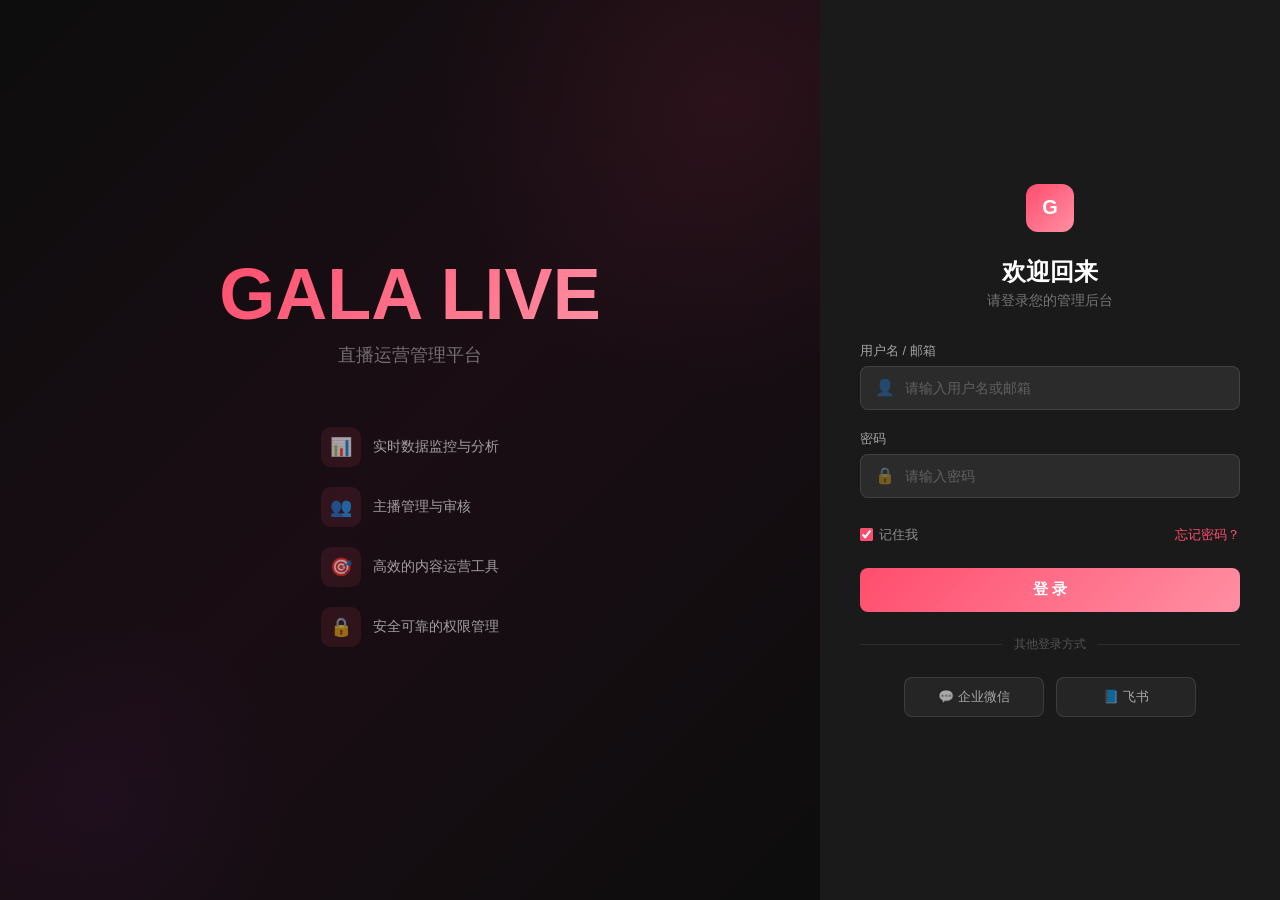
<file: index.html>
﻿<!DOCTYPE html>
<html lang="zh-CN">
<head>
    <meta charset="UTF-8">
    <meta name="viewport" content="width=device-width, initial-scale=1.0">
    <title>GALA LIVE - 后台管理系统</title>
        <link rel="stylesheet" href="css/index.css">

</head>
<body>
<div class="login-container">
    <!-- Left Decorative -->
    <div class="login-left">
        <div class="brand-big">GALA LIVE</div>
        <div class="sub-big">直播运营管理平台</div>
        <div class="features">
            <div class="feature">
                <span class="feat-icon">📊</span>
                <span>实时数据监控与分析</span>
            </div>
            <div class="feature">
                <span class="feat-icon">👥</span>
                <span>主播管理与审核</span>
            </div>
            <div class="feature">
                <span class="feat-icon">🎯</span>
                <span>高效的内容运营工具</span>
            </div>
            <div class="feature">
                <span class="feat-icon">🔒</span>
                <span>安全可靠的权限管理</span>
            </div>
        </div>
    </div>
    <!-- Right Form -->
    <div class="login-right">
        <div class="logo-sm">G</div>
        <div class="form-title">欢迎回来</div>
        <div class="form-sub">请登录您的管理后台</div>
        <div class="form-group">
            <label>用户名 / 邮箱</label>
            <div class="input-wrap">
                <span class="pre-icon">👤</span>
                <input type="text" id="username" placeholder="请输入用户名或邮箱">
            </div>
        </div>
        <div class="form-group">
            <label>密码</label>
            <div class="input-wrap">
                <span class="pre-icon">🔒</span>
                <input type="password" id="password" placeholder="请输入密码" onkeydown="if(event.key==='Enter') login()">
            </div>
        </div>
        <div class="form-row">
            <label class="remember"><input type="checkbox" checked> 记住我</label>
            <span class="forgot" onclick="showToast('请联系管理员重置密码')">忘记密码？</span>
        </div>
        <button class="login-submit" onclick="login()">登 录</button>
        <div class="login-divider">其他登录方式</div>
        <div class="other-login">
            <button class="other-btn" onclick="showToast('企业微信登录')">💬 企业微信</button>
            <button class="other-btn" onclick="showToast('飞书登录')">📘 飞书</button>
        </div>
    </div>
</div>
<div class="toast" id="toast"></div>
    <script src="js/index.js"></script>

</body>
</html>
</file>
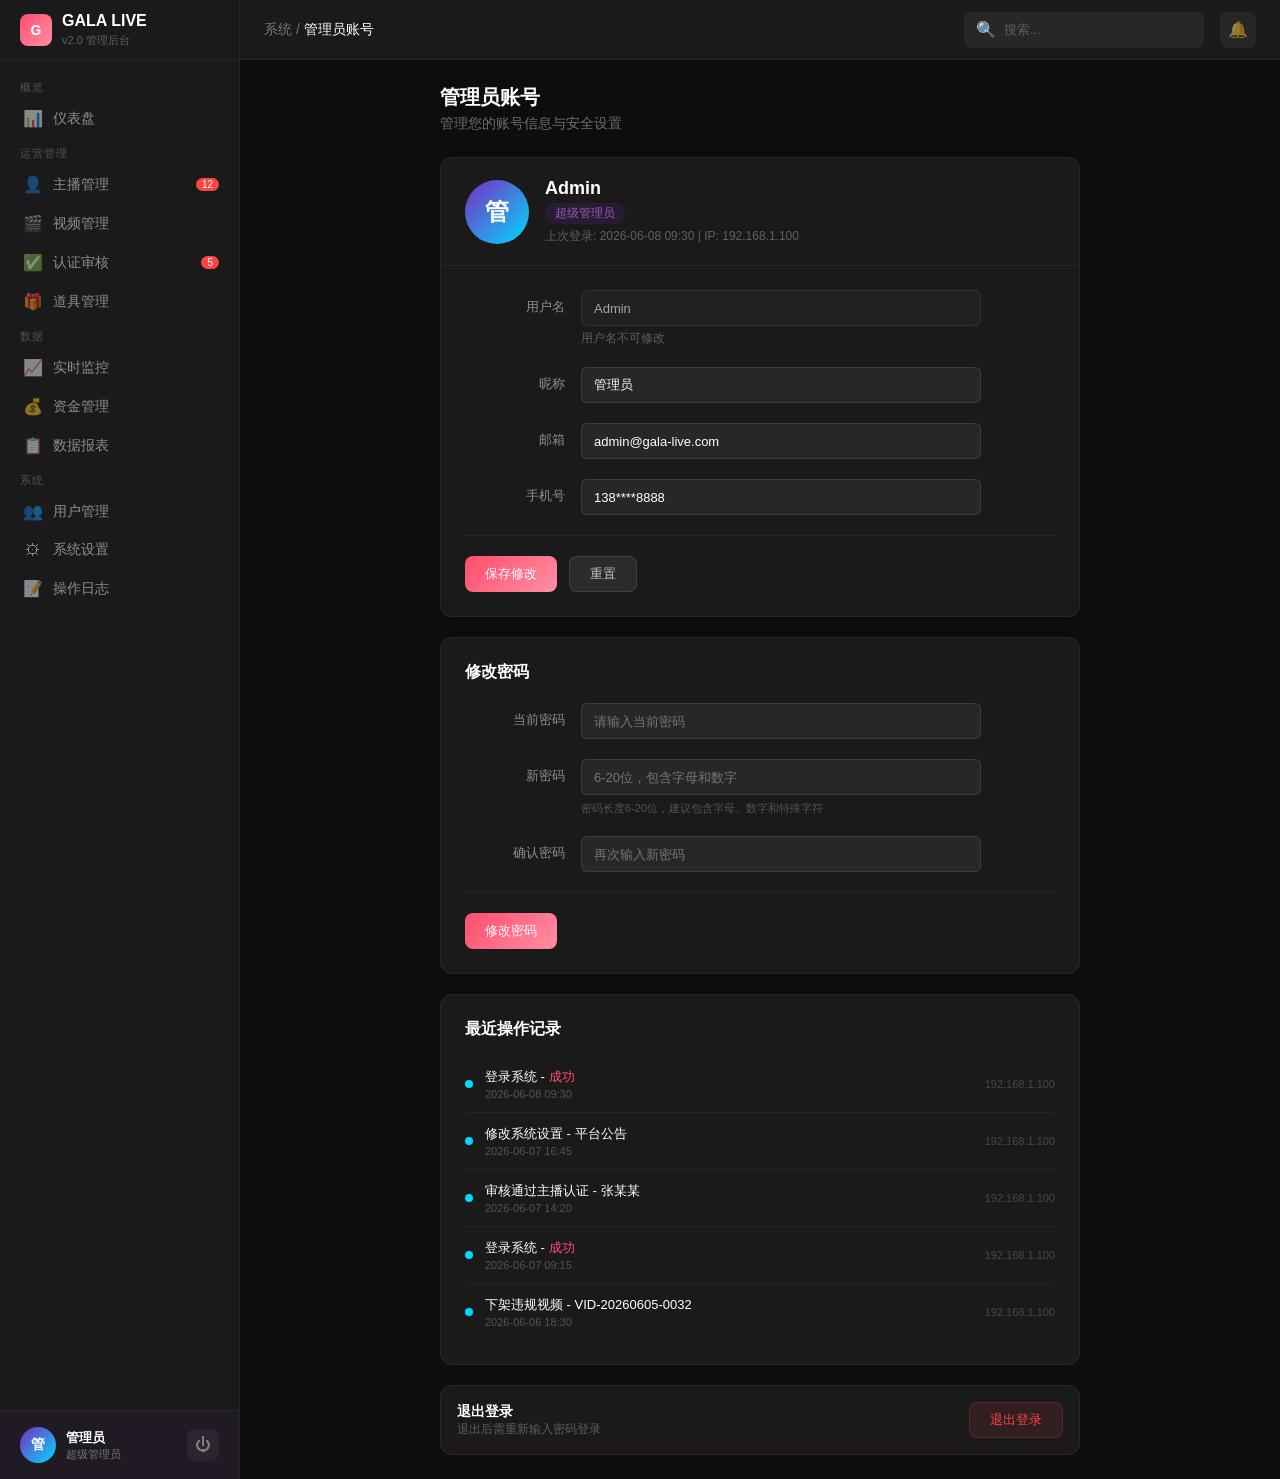
<file: admin-profile.html>
﻿<!DOCTYPE html>
<html lang="zh-CN">
<head>
    <meta charset="UTF-8">
    <meta name="viewport" content="width=device-width, initial-scale=1.0">
    <title>管理员账号 - GALA LIVE 后台</title>
        <link rel="stylesheet" href="css/admin-profile.css">

</head>
<body>
<div class="sidebar">
    <div class="brand">
        <div class="logo">G</div>
        <div><span class="name">GALA LIVE</span><br><span class="ver">v2.0 管理后台</span></div>
    </div>
    <div class="nav">
        <div class="nav-group">概览</div>
        <div class="nav-item" onclick="navigateTo('dashboard')"><span class="icon">📊</span>仪表盘</div>
        <div class="nav-group">运营管理</div>
        <div class="nav-item" onclick="navigateTo('host-manage')"><span class="icon">👤</span>主播管理 <span class="badge">12</span></div>
        <div class="nav-item" onclick="navigateTo('video-audit')"><span class="icon">🎬</span>视频管理</div>
        <div class="nav-item" onclick="navigateTo('certification')"><span class="icon">✅</span>认证审核 <span class="badge">5</span></div>
        <div class="nav-item" onclick="navigateTo('gift-manage')"><span class="icon">🎁</span>道具管理</div>
        <div class="nav-group">数据</div>
        <div class="nav-item" onclick="navigateTo('monitor')"><span class="icon">📈</span>实时监控</div>
        <div class="nav-item" onclick="navigateTo('finance')"><span class="icon">💰</span>资金管理</div>
        <div class="nav-item" onclick="navigateTo('data-report')"><span class="icon">📋</span>数据报表</div>
        <div class="nav-group">系统</div>
        <div class="nav-item" onclick="navigateTo('user-manage')"><span class="icon">👥</span>用户管理</div>
        <div class="nav-item" onclick="navigateTo('settings')"><span class="icon">⚙</span>系统设置</div>
        <div class="nav-item" onclick="navigateTo('logs')"><span class="icon">📝</span>操作日志</div>
    </div>
    <div class="user-info">
        <div class="avatar" style="cursor:default;">管</div>
        <div class="detail" style="cursor:default;">
            <div class="uname">管理员</div>
            <div class="urole">超级管理员</div>
        </div>
        <button class="logout" onclick="location.href='login.html'" title="退出登录">⏻</button>
    </div>
</div>

<div class="main">
    <div class="header">
        <div class="breadcrumb">系统 / <span>管理员账号</span></div>
        <div class="search-box"><span>🔍</span><input type="text" placeholder="搜索..."></div>
        <div class="actions">
            <button class="act-btn" onclick="toggleNotify()">🔔<span class="dot"></span></button>
        </div>
        </div>
    <!-- 通知面板 -->
    <div class="hdr-panel" id="notifyPanel">
        <div class="hp-header"><div class="hp-title">消息中心</div><div class="hp-badge">3条未读</div></div>
        <div class="hp-tabs"><div class="hp-tab active" onclick="switchNotifyTab(this,'all')">通知</div><div class="hp-tab" onclick="switchNotifyTab(this,'msg')">消息</div><div class="hp-tab" onclick="switchNotifyTab(this,'todo')">待办</div></div>
        <div class="hp-list" id="notifyList">
            <div class="hp-item" onclick="navigateTo('host-manage')"><div class="hp-icon" style="background:rgba(255,77,109,0.1);">👤</div><div class="hp-content"><div class="hp-text">新主播"小甜甜"申请入驻</div><div class="hp-time">5分钟前</div></div><div class="hp-dot"></div></div>
            <div class="hp-item" onclick="navigateTo('certification')"><div class="hp-icon" style="background:rgba(0,217,255,0.1);">✅</div><div class="hp-content"><div class="hp-text">有3条新的认证申请待审核</div><div class="hp-time">30分钟前</div></div><div class="hp-dot"></div></div>
            <div class="hp-item" onclick="navigateTo('gift-manage')"><div class="hp-icon" style="background:rgba(255,215,0,0.1);">🎁</div><div class="hp-content"><div class="hp-text">道具"星空特效"库存不足</div><div class="hp-time">1小时前</div></div><div class="hp-dot"></div></div>
            <div class="hp-item"><div class="hp-icon" style="background:rgba(255,255,255,0.05);">📊</div><div class="hp-content"><div class="hp-text">系统数据日报已生成</div><div class="hp-time">2小时前</div></div></div>
            <div class="hp-item"><div class="hp-icon" style="background:rgba(255,255,255,0.05);">🔔</div><div class="hp-content"><div class="hp-text">服务器维护通知：6月15日凌晨2-4点</div><div class="hp-time">昨天</div></div></div>
        </div>
    </div>
    <div class="hdr-panel" id="securityPanel">
        <div class="hp-header"><div class="hp-title">安全中心</div></div>
        <div class="hp-menu-item" onclick="navigateTo('settings')"><span>🔐</span><span>安全设置</span></div>
        <div class="hp-menu-item" onclick="navigateTo('logs')"><span>📝</span><span>操作日志</span></div>
        <div class="hp-menu-item" onclick="location.href='admin-profile.html'"><span>👤</span><span>账号管理</span></div>
        <div class="hp-menu-item" onclick="location.href='login.html'"><span>⏻</span><span>退出登录</span></div>
    </div>
    <div class="hdr-panel" id="settingsPanel">
        <div class="hp-header"><div class="hp-title">快捷设置</div></div>
        <div class="hp-menu-item" onclick="navigateTo('settings')"><span>⚙</span><span>系统设置</span></div>
        <div class="hp-menu-item" onclick="navigateTo('user-manage')"><span>👥</span><span>用户管理</span></div>
        <div class="hp-menu-item" onclick="navigateTo('level-manage')"><span>⭐</span><span>等级管理</span></div>
    </div>
    <div class="content">
        <div class="profile-container">
            <div class="page-title">管理员账号</div>
            <div class="page-sub">管理您的账号信息与安全设置</div>

            <!-- 基本信息 -->
            <div class="profile-card">
                <div class="card-header">
                    <div class="big-avatar">管</div>
                    <div class="info">
                        <h3>Admin</h3>
                        <span class="role-tag">超级管理员</span>
                        <div class="login-time">上次登录: 2026-06-08 09:30 | IP: 192.168.1.100</div>
                    </div>
                </div>
                <div class="card-body">
                    <div class="form-group">
                        <span class="form-label">用户名</span>
                        <div class="form-control">
                            <input type="text" value="Admin" readonly style="opacity:0.6;">
                            <div class="desc">用户名不可修改</div>
                        </div>
                    </div>
                    <div class="form-group">
                        <span class="form-label">昵称</span>
                        <div class="form-control">
                            <input type="text" value="管理员" placeholder="请输入昵称">
                        </div>
                    </div>
                    <div class="form-group">
                        <span class="form-label">邮箱</span>
                        <div class="form-control">
                            <input type="email" value="admin@gala-live.com" placeholder="请输入邮箱">
                        </div>
                    </div>
                    <div class="form-group">
                        <span class="form-label">手机号</span>
                        <div class="form-control">
                            <input type="text" value="138****8888" placeholder="请输入手机号">
                        </div>
                    </div>
                    <div class="btn-group">
                        <button class="btn btn-primary" onclick="showToast('已保存')">保存修改</button>
                        <button class="btn btn-secondary" onclick="showToast('已重置')">重置</button>
                    </div>
                </div>
            </div>

            <!-- 修改密码 -->
            <div class="profile-card">
                <div class="card-body">
                    <h3 style="font-size:16px; font-weight:600; margin-bottom:20px;">修改密码</h3>
                    <div class="form-group">
                        <span class="form-label">当前密码</span>
                        <div class="form-control">
                            <input type="password" placeholder="请输入当前密码">
                        </div>
                    </div>
                    <div class="form-group">
                        <span class="form-label">新密码</span>
                        <div class="form-control">
                            <input type="password" placeholder="6-20位，包含字母和数字">
                            <div class="form-hint">密码长度6-20位，建议包含字母、数字和特殊字符</div>
                        </div>
                    </div>
                    <div class="form-group">
                        <span class="form-label">确认密码</span>
                        <div class="form-control">
                            <input type="password" placeholder="再次输入新密码">
                        </div>
                    </div>
                    <div class="btn-group">
                        <button class="btn btn-primary" onclick="showToast('密码已修改，请重新登录')">修改密码</button>
                    </div>
                </div>
            </div>

            <!-- 操作日志 -->
            <div class="profile-card">
                <div class="card-body">
                    <h3 style="font-size:16px; font-weight:600; margin-bottom:16px;">最近操作记录</h3>
                    <div class="log-list">
                        <div class="log-item">
                            <div class="log-dot"></div>
                            <div class="log-info">
                                <div class="log-msg">登录系统 - <span class="highlight">成功</span></div>
                                <div class="log-time">2026-06-08 09:30</div>
                            </div>
                            <div class="log-ip">192.168.1.100</div>
                        </div>
                        <div class="log-item">
                            <div class="log-dot"></div>
                            <div class="log-info">
                                <div class="log-msg">修改系统设置 - 平台公告</div>
                                <div class="log-time">2026-06-07 16:45</div>
                            </div>
                            <div class="log-ip">192.168.1.100</div>
                        </div>
                        <div class="log-item">
                            <div class="log-dot"></div>
                            <div class="log-info">
                                <div class="log-msg">审核通过主播认证 - 张某某</div>
                                <div class="log-time">2026-06-07 14:20</div>
                            </div>
                            <div class="log-ip">192.168.1.100</div>
                        </div>
                        <div class="log-item">
                            <div class="log-dot"></div>
                            <div class="log-info">
                                <div class="log-msg">登录系统 - <span class="highlight">成功</span></div>
                                <div class="log-time">2026-06-07 09:15</div>
                            </div>
                            <div class="log-ip">192.168.1.100</div>
                        </div>
                        <div class="log-item">
                            <div class="log-dot"></div>
                            <div class="log-info">
                                <div class="log-msg">下架违规视频 - VID-20260605-0032</div>
                                <div class="log-time">2026-06-06 18:30</div>
                            </div>
                            <div class="log-ip">192.168.1.100</div>
                        </div>
                    </div>
                </div>
            </div>

            <!-- 退出登录 -->
            <div style="margin-top:20px; padding:16px; background:#1A1A1A; border-radius:12px; border:1px solid rgba(255,68,68,0.15); display:flex; align-items:center; justify-content:space-between;">
                <div>
                    <div style="font-size:14px; font-weight:600;">退出登录</div>
                    <div style="font-size:12px; color:rgba(255,255,255,0.3);">退出后需重新输入密码登录</div>
                </div>
                <button class="btn btn-danger" onclick="location.href='login.html'">退出登录</button>
            </div>
        </div>
    </div>
</div>

<div class="toast" id="toast"></div>

    <script src="js/admin-profile.js"></script>

</body>
</html>
</file>
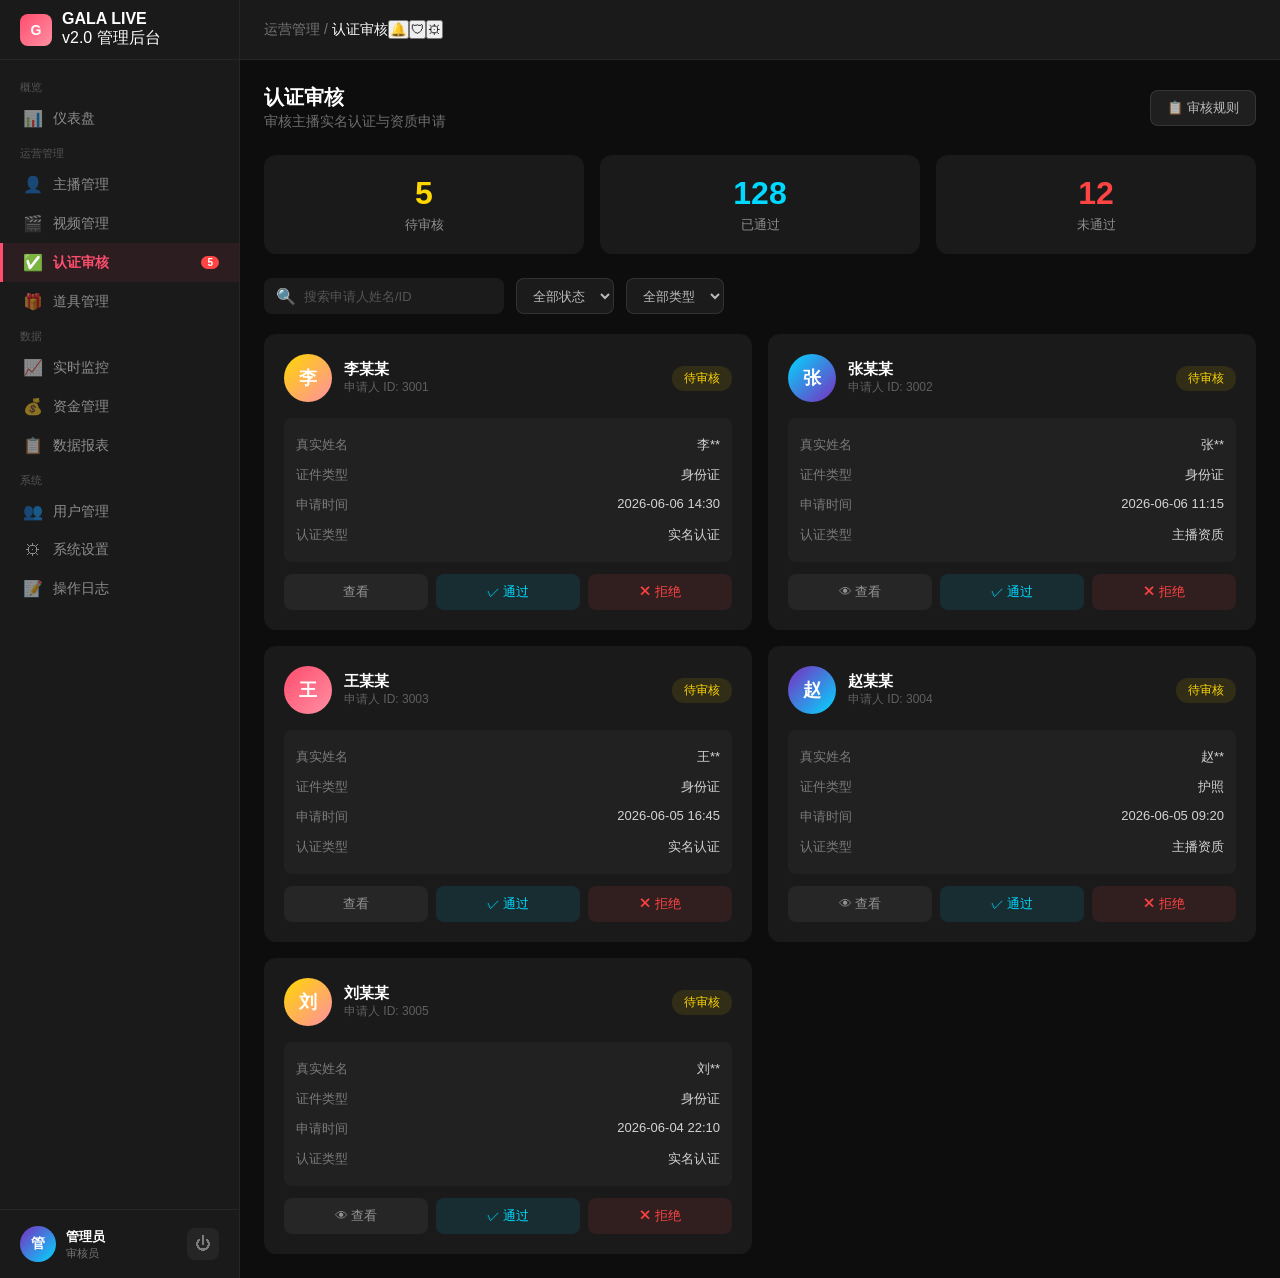
<file: certification.html>
﻿<!DOCTYPE html>
<html lang="zh-CN">
<head>
    <meta charset="UTF-8">
    <meta name="viewport" content="width=device-width, initial-scale=1.0">
    <title>认证审核 - GALA LIVE 后台</title>
        <link rel="stylesheet" href="css/certification.css">

</head>
<body>
<div class="sidebar">
    <div class="brand"><div class="logo">G</div><div><span class="name">GALA LIVE</span><br><span class="ver">v2.0 管理后台</span></div></div>
    <div class="nav">
        <div class="nav-group">概览</div>
        <div class="nav-item" onclick="navigateTo('dashboard')"><span class="icon">📊</span>仪表盘</div>
        <div class="nav-group">运营管理</div>
        <div class="nav-item" onclick="navigateTo('host-manage')"><span class="icon">👤</span>主播管理</div>
        <div class="nav-item" onclick="navigateTo('video-audit')"><span class="icon">🎬</span>视频管理</div>
        <div class="nav-item active" onclick="navigateTo('certification')"><span class="icon">✅</span>认证审核 <span class="badge">5</span></div>
        <div class="nav-item" onclick="navigateTo('gift-manage')"><span class="icon">🎁</span>道具管理</div>
        <div class="nav-group">数据</div>
        <div class="nav-item" onclick="navigateTo('monitor')"><span class="icon">📈</span>实时监控</div>
        <div class="nav-item" onclick="navigateTo('finance')"><span class="icon">💰</span>资金管理</div>
        <div class="nav-item" onclick="navigateTo('data-report')"><span class="icon">📋</span>数据报表</div>
        <div class="nav-group">系统</div>
        <div class="nav-item" onclick="navigateTo('user-manage')"><span class="icon">👥</span>用户管理</div>
        <div class="nav-item" onclick="navigateTo('settings')"><span class="icon">⚙</span>系统设置</div>
        <div class="nav-item" onclick="navigateTo('logs')"><span class="icon">📝</span>操作日志</div>
    </div>
    <div class="user-info"><div class="avatar" onclick="location.href='admin-profile.html'" style="cursor:pointer;" title="管理员账号">管</div><div class="detail"><div class="uname">管理员</div><div class="urole">审核员</div></div><button class="logout" onclick="location.href='login.html'">⏻</button></div>
</div>
<div class="main">
    <div class="header">
        <button class="menu-toggle" onclick="toggleSidebar()">☰</button><div class="breadcrumb">运营管理 / <span>认证审核</span></div><div class="actions"><button class="act-btn" onclick="toggleNotify()">🔔</button><button class="act-btn" onclick="toggleSecurity()">🛡</button><button class="act-btn" onclick="toggleSettings()">⚙</button></div>    </div>
    <!-- 通知面板 -->
    <div class="hdr-panel" id="notifyPanel">
        <div class="hp-header"><div class="hp-title">消息中心</div><div class="hp-badge">3条未读</div></div>
        <div class="hp-tabs"><div class="hp-tab active" onclick="switchNotifyTab(this,'all')">通知</div><div class="hp-tab" onclick="switchNotifyTab(this,'msg')">消息</div><div class="hp-tab" onclick="switchNotifyTab(this,'todo')">待办</div></div>
        <div class="hp-list" id="notifyList">
            <div class="hp-item" onclick="navigateTo('host-manage')"><div class="hp-icon" style="background:rgba(255,77,109,0.1);">👤</div><div class="hp-content"><div class="hp-text">新主播"小甜甜"申请入驻</div><div class="hp-time">5分钟前</div></div><div class="hp-dot"></div></div>
            <div class="hp-item" onclick="navigateTo('certification')"><div class="hp-icon" style="background:rgba(0,217,255,0.1);">✅</div><div class="hp-content"><div class="hp-text">有3条新的认证申请待审核</div><div class="hp-time">30分钟前</div></div><div class="hp-dot"></div></div>
            <div class="hp-item" onclick="navigateTo('gift-manage')"><div class="hp-icon" style="background:rgba(255,215,0,0.1);">🎁</div><div class="hp-content"><div class="hp-text">道具"星空特效"库存不足</div><div class="hp-time">1小时前</div></div><div class="hp-dot"></div></div>
            <div class="hp-item"><div class="hp-icon" style="background:rgba(255,255,255,0.05);">📊</div><div class="hp-content"><div class="hp-text">系统数据日报已生成</div><div class="hp-time">2小时前</div></div></div>
            <div class="hp-item"><div class="hp-icon" style="background:rgba(255,255,255,0.05);">🔔</div><div class="hp-content"><div class="hp-text">服务器维护通知：6月15日凌晨2-4点</div><div class="hp-time">昨天</div></div></div>
        </div>
    </div>
    <div class="hdr-panel" id="securityPanel">
        <div class="hp-header"><div class="hp-title">安全中心</div></div>
        <div class="hp-menu-item" onclick="navigateTo('settings')"><span>🔐</span><span>安全设置</span></div>
        <div class="hp-menu-item" onclick="navigateTo('logs')"><span>📝</span><span>操作日志</span></div>
        <div class="hp-menu-item" onclick="location.href='admin-profile.html'"><span>👤</span><span>账号管理</span></div>
        <div class="hp-menu-item" onclick="location.href='login.html'"><span>⏻</span><span>退出登录</span></div>
    </div>
    <div class="hdr-panel" id="settingsPanel">
        <div class="hp-header"><div class="hp-title">快捷设置</div></div>
        <div class="hp-menu-item" onclick="navigateTo('settings')"><span>⚙</span><span>系统设置</span></div>
        <div class="hp-menu-item" onclick="navigateTo('user-manage')"><span>👥</span><span>用户管理</span></div>
        <div class="hp-menu-item" onclick="navigateTo('level-manage')"><span>⭐</span><span>等级管理</span></div>
    </div>
    <div class="content">
        <div class="page-header">
            <div class="page-info"><div class="title">认证审核</div><div class="sub">审核主播实名认证与资质申请</div></div>
            <div class="actions"><button class="btn btn-secondary">📋 审核规则</button></div>
        </div>
        <div class="cert-stats">
            <div class="cert-stat"><div class="num pending">5</div><div class="label">待审核</div></div>
            <div class="cert-stat"><div class="num approved">128</div><div class="label">已通过</div></div>
            <div class="cert-stat"><div class="num rejected">12</div><div class="label">未通过</div></div>
        </div>
        <div class="filters">
            <div class="search-input"><span>🔍</span><input type="text" placeholder="搜索申请人姓名/ID"></div>
            <select class="filter-select"><option>全部状态</option><option>待审核</option><option>已通过</option><option>未通过</option></select>
            <select class="filter-select"><option>全部类型</option><option>实名认证</option><option>主播资质</option></select>
        </div>
        <div class="cert-list">
            <div class="cert-card">
                <div class="card-top"><div class="c-avatar" style="background:linear-gradient(135deg,#FFD700,#FF8FA3);">李</div><div class="c-info"><div class="c-name">李某某</div><div class="c-id">申请人 ID: 3001</div></div><span class="c-status pending">待审核</span></div>
                <div class="cert-detail"><div class="row"><span class="lbl">真实姓名</span><span class="val">李**</span></div><div class="row"><span class="lbl">证件类型</span><span class="val">身份证</span></div><div class="row"><span class="lbl">申请时间</span><span class="val">2026-06-06 14:30</span></div><div class="row"><span class="lbl">认证类型</span><span class="val">实名认证</span></div></div>
                <div class="cert-actions"><button class="act view" onclick="viewCert(this)"> 查看</button><button class="act approve">✓ 通过</button><button class="act reject">✕ 拒绝</button></div>
            </div>
            <div class="cert-card">
                <div class="card-top"><div class="c-avatar" style="background:linear-gradient(135deg,#00D9FF,#7B2CBF);">张</div><div class="c-info"><div class="c-name">张某某</div><div class="c-id">申请人 ID: 3002</div></div><span class="c-status pending">待审核</span></div>
                <div class="cert-detail"><div class="row"><span class="lbl">真实姓名</span><span class="val">张**</span></div><div class="row"><span class="lbl">证件类型</span><span class="val">身份证</span></div><div class="row"><span class="lbl">申请时间</span><span class="val">2026-06-06 11:15</span></div><div class="row"><span class="lbl">认证类型</span><span class="val">主播资质</span></div></div>
                <div class="cert-actions"><button class="act view" onclick="viewCert(this)">👁 查看</button><button class="act approve">✓ 通过</button><button class="act reject">✕ 拒绝</button></div>
            </div>
            <div class="cert-card">
                <div class="card-top"><div class="c-avatar" style="background:linear-gradient(135deg,#FF4D6D,#FF8FA3);">王</div><div class="c-info"><div class="c-name">王某某</div><div class="c-id">申请人 ID: 3003</div></div><span class="c-status pending">待审核</span></div>
                <div class="cert-detail"><div class="row"><span class="lbl">真实姓名</span><span class="val">王**</span></div><div class="row"><span class="lbl">证件类型</span><span class="val">身份证</span></div><div class="row"><span class="lbl">申请时间</span><span class="val">2026-06-05 16:45</span></div><div class="row"><span class="lbl">认证类型</span><span class="val">实名认证</span></div></div>
                <div class="cert-actions"><button class="act view" onclick="viewCert(this)"> 查看</button><button class="act approve">✓ 通过</button><button class="act reject">✕ 拒绝</button></div>
            </div>
            <div class="cert-card">
                <div class="card-top"><div class="c-avatar" style="background:linear-gradient(135deg,#7B2CBF,#00D9FF);">赵</div><div class="c-info"><div class="c-name">赵某某</div><div class="c-id">申请人 ID: 3004</div></div><span class="c-status pending">待审核</span></div>
                <div class="cert-detail"><div class="row"><span class="lbl">真实姓名</span><span class="val">赵**</span></div><div class="row"><span class="lbl">证件类型</span><span class="val">护照</span></div><div class="row"><span class="lbl">申请时间</span><span class="val">2026-06-05 09:20</span></div><div class="row"><span class="lbl">认证类型</span><span class="val">主播资质</span></div></div>
                <div class="cert-actions"><button class="act view" onclick="viewCert(this)">👁 查看</button><button class="act approve">✓ 通过</button><button class="act reject">✕ 拒绝</button></div>
            </div>
            <div class="cert-card">
                <div class="card-top"><div class="c-avatar" style="background:linear-gradient(135deg,#FFD700,#FF8FA3);">刘</div><div class="c-info"><div class="c-name">刘某某</div><div class="c-id">申请人 ID: 3005</div></div><span class="c-status pending">待审核</span></div>
                <div class="cert-detail"><div class="row"><span class="lbl">真实姓名</span><span class="val">刘**</span></div><div class="row"><span class="lbl">证件类型</span><span class="val">身份证</span></div><div class="row"><span class="lbl">申请时间</span><span class="val">2026-06-04 22:10</span></div><div class="row"><span class="lbl">认证类型</span><span class="val">实名认证</span></div></div>
                <div class="cert-actions"><button class="act view" onclick="viewCert(this)">👁 查看</button><button class="act approve">✓ 通过</button><button class="act reject">✕ 拒绝</button></div>
            </div>
        </div>
    </div>
</div>

<!-- 认证审核详情弹窗 -->
<div class="cert-modal-overlay" id="certModal">
    <div class="cert-modal">
        <div class="cert-modal-header">
            <div class="cert-modal-title">认证审核详情</div>
            <button class="cert-modal-close" onclick="closeCertModal()">×</button>
        </div>
        <div class="cert-modal-body" id="certModalBody">
            <!-- 内容填充 -->
        </div>
        <div class="cert-modal-footer" id="certModalFooter">
            <!-- 操作按钮填充 -->
        </div>
    </div>
</div>

    <script src="js/certification.js"></script>

</body>
</html>
</file>
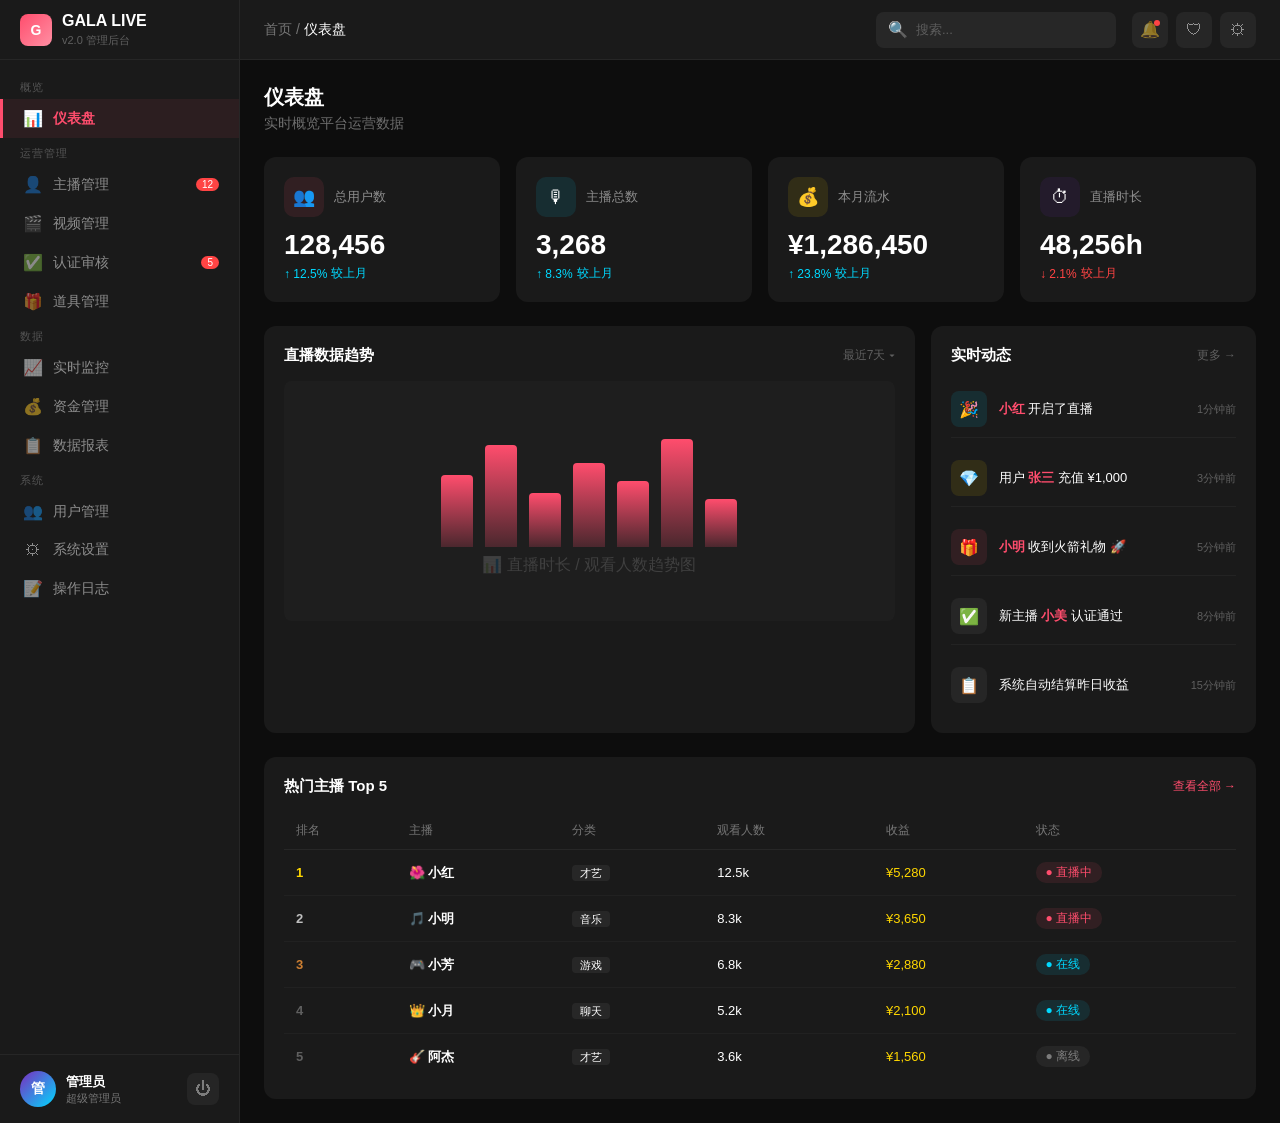
<file: dashboard.html>
﻿<!DOCTYPE html>
<html lang="zh-CN">
<head>
    <meta charset="UTF-8">
    <meta name="viewport" content="width=device-width, initial-scale=1.0">
    <title>仪表盘 - GALA LIVE 后台</title>
        <link rel="stylesheet" href="css/dashboard.css">

</head>
<body>
<!-- Sidebar -->
<div class="sidebar">
    <div class="brand">
        <div class="logo">G</div>
        <div><span class="name">GALA LIVE</span><br><span class="ver">v2.0 管理后台</span></div>
    </div>
    <div class="nav">
        <div class="nav-group">概览</div>
        <div class="nav-item active" onclick="navigateTo('dashboard')"><span class="icon">📊</span>仪表盘</div>
        <div class="nav-group">运营管理</div>
        <div class="nav-item" onclick="navigateTo('host-manage')"><span class="icon">👤</span>主播管理 <span class="badge">12</span></div>
        <div class="nav-item" onclick="navigateTo('video-audit')"><span class="icon">🎬</span>视频管理</div>
        <div class="nav-item" onclick="navigateTo('certification')"><span class="icon">✅</span>认证审核 <span class="badge">5</span></div>
        <div class="nav-item" onclick="navigateTo('gift-manage')"><span class="icon">🎁</span>道具管理</div>
        <div class="nav-group">数据</div>
        <div class="nav-item" onclick="navigateTo('monitor')"><span class="icon">📈</span>实时监控</div>
        <div class="nav-item" onclick="navigateTo('finance')"><span class="icon">💰</span>资金管理</div>
        <div class="nav-item" onclick="navigateTo('data-report')"><span class="icon">📋</span>数据报表</div>
        <div class="nav-group">系统</div>
        <div class="nav-item" onclick="navigateTo('user-manage')"><span class="icon">👥</span>用户管理</div>
        <div class="nav-item" onclick="navigateTo('settings')"><span class="icon">⚙</span>系统设置</div>
        <div class="nav-item" onclick="navigateTo('logs')"><span class="icon">📝</span>操作日志</div>
    </div>
    <div class="user-info">
        <div class="avatar" onclick="location.href='admin-profile.html'" style="cursor:pointer;" title="管理员账号">管</div>
        <div class="detail" onclick="location.href='admin-profile.html'" style="cursor:pointer;" title="管理员账号"><div class="uname">管理员</div><div class="urole">超级管理员</div></div>
        <button class="logout" onclick="location.href='login.html'">⏻</button>
    </div>
</div>
<!-- Main -->
<div class="main">
    <div class="header">
        <button class="menu-toggle" onclick="toggleSidebar()">☰</button>
        <div class="breadcrumb">首页 / <span>仪表盘</span></div>
        <div class="search-box"><span>🔍</span><input type="text" placeholder="搜索..."></div>
        <div class="actions">
            <button class="act-btn" onclick="toggleNotify()">🔔<span class="dot"></span></button>
            <button class="act-btn" onclick="toggleSecurity()">🛡</button>
            <button class="act-btn" onclick="toggleSettings()">⚙</button>
        </div>
    </div>
    <!-- 通知面板 -->
    <div class="hdr-panel" id="notifyPanel">
        <div class="hp-header">
            <div class="hp-title">消息中心</div>
            <div class="hp-badge">3条未读</div>
        </div>
        <div class="hp-tabs">
            <div class="hp-tab active" onclick="switchNotifyTab(this,'all')">通知</div>
            <div class="hp-tab" onclick="switchNotifyTab(this,'msg')">消息</div>
            <div class="hp-tab" onclick="switchNotifyTab(this,'todo')">待办</div>
        </div>
        <div class="hp-list" id="notifyList">
            <div class="hp-item" onclick="navigateTo('host-manage')"><div class="hp-icon" style="background:rgba(255,77,109,0.1);">👤</div><div class="hp-content"><div class="hp-text">新主播"小甜甜"申请入驻</div><div class="hp-time">5分钟前</div></div><div class="hp-dot"></div></div>
            <div class="hp-item" onclick="navigateTo('certification')"><div class="hp-icon" style="background:rgba(0,217,255,0.1);">✅</div><div class="hp-content"><div class="hp-text">有3条新的认证申请待审核</div><div class="hp-time">30分钟前</div></div><div class="hp-dot"></div></div>
            <div class="hp-item" onclick="navigateTo('gift-manage')"><div class="hp-icon" style="background:rgba(255,215,0,0.1);">🎁</div><div class="hp-content"><div class="hp-text">道具"星空特效"库存不足</div><div class="hp-time">1小时前</div></div><div class="hp-dot"></div></div>
            <div class="hp-item"><div class="hp-icon" style="background:rgba(255,255,255,0.05);">📊</div><div class="hp-content"><div class="hp-text">系统数据日报已生成</div><div class="hp-time">2小时前</div></div></div>
            <div class="hp-item"><div class="hp-icon" style="background:rgba(255,255,255,0.05);">🔔</div><div class="hp-content"><div class="hp-text">服务器维护通知：6月15日凌晨2-4点</div><div class="hp-time">昨天</div></div></div>
        </div>
    </div>
    <!-- 安全面板 -->
    <div class="hdr-panel" id="securityPanel">
        <div class="hp-header"><div class="hp-title">安全中心</div></div>
        <div class="hp-menu-item" onclick="navigateTo('settings')"><span>🔐</span><span>安全设置</span></div>
        <div class="hp-menu-item" onclick="navigateTo('logs')"><span>📝</span><span>操作日志</span></div>
        <div class="hp-menu-item" onclick="location.href='admin-profile.html'"><span>👤</span><span>账号管理</span></div>
        <div class="hp-menu-item" onclick="location.href='login.html'"><span>⏻</span><span>退出登录</span></div>
    </div>
    <!-- 设置面板 -->
    <div class="hdr-panel" id="settingsPanel">
        <div class="hp-header"><div class="hp-title">快捷设置</div></div>
        <div class="hp-menu-item" onclick="navigateTo('settings')"><span>⚙</span><span>系统设置</span></div>
        <div class="hp-menu-item" onclick="navigateTo('user-manage')"><span>👥</span><span>用户管理</span></div>
        <div class="hp-menu-item" onclick="navigateTo('level-manage')"><span>⭐</span><span>等级管理</span></div>
    </div>
    <div class="content">
        <div class="page-title">仪表盘</div>
        <div class="page-sub">实时概览平台运营数据</div>
        <!-- Stats -->
        <div class="stats-grid">
            <div class="stat-card">
                <div class="stat-header"><div class="stat-icon" style="background:rgba(255,77,109,0.1);">👥</div><span class="stat-label">总用户数</span></div>
                <div class="stat-value">128,456</div>
                <div class="stat-change up">↑ 12.5% <span>较上月</span></div>
            </div>
            <div class="stat-card">
                <div class="stat-header"><div class="stat-icon" style="background:rgba(0,217,255,0.1);">🎙</div><span class="stat-label">主播总数</span></div>
                <div class="stat-value">3,268</div>
                <div class="stat-change up">↑ 8.3% <span>较上月</span></div>
            </div>
            <div class="stat-card">
                <div class="stat-header"><div class="stat-icon" style="background:rgba(255,215,0,0.1);">💰</div><span class="stat-label">本月流水</span></div>
                <div class="stat-value">¥1,286,450</div>
                <div class="stat-change up">↑ 23.8% <span>较上月</span></div>
            </div>
            <div class="stat-card">
                <div class="stat-header"><div class="stat-icon" style="background:rgba(123,44,191,0.1);">⏱</div><span class="stat-label">直播时长</span></div>
                <div class="stat-value">48,256h</div>
                <div class="stat-change down">↓ 2.1% <span>较上月</span></div>
            </div>
        </div>
        <!-- Charts -->
        <div class="charts-row">
            <div class="chart-card">
                <div class="card-header"><span class="card-title">直播数据趋势</span><span class="card-action">最近7天 ▾</span></div>
                <div class="chart-placeholder">
                    <div class="chart-bars">
                        <div class="bar"></div><div class="bar"></div><div class="bar"></div><div class="bar"></div><div class="bar"></div><div class="bar"></div><div class="bar"></div>
                    </div>
                    <span>📊 直播时长 / 观看人数趋势图</span>
                </div>
            </div>
            <div class="chart-card">
                <div class="card-header"><span class="card-title">实时动态</span><span class="card-action">更多 →</span></div>
                <div class="activity-list">
                    <div class="activity-item"><div class="act-icon" style="background:rgba(0,217,255,0.1);">🎉</div><div class="act-text"><span class="highlight">小红</span> 开启了直播</div><div class="act-time">1分钟前</div></div>
                    <div class="activity-item"><div class="act-icon" style="background:rgba(255,215,0,0.1);">💎</div><div class="act-text">用户 <span class="highlight">张三</span> 充值 ¥1,000</div><div class="act-time">3分钟前</div></div>
                    <div class="activity-item"><div class="act-icon" style="background:rgba(255,77,109,0.1);">🎁</div><div class="act-text"><span class="highlight">小明</span> 收到火箭礼物 🚀</div><div class="act-time">5分钟前</div></div>
                    <div class="activity-item"><div class="act-icon" style="background:rgba(255,255,255,0.05);">✅</div><div class="act-text">新主播 <span class="highlight">小美</span> 认证通过</div><div class="act-time">8分钟前</div></div>
                    <div class="activity-item"><div class="act-icon" style="background:rgba(255,255,255,0.05);">📋</div><div class="act-text">系统自动结算昨日收益</div><div class="act-time">15分钟前</div></div>
                </div>
            </div>
        </div>
        <!-- Table -->
        <div class="table-card">
            <div class="card-header"><span class="card-title">热门主播 Top 5</span><span class="view-all">查看全部 →</span></div>
            <table class="data-table">
                <thead><tr><th>排名</th><th>主播</th><th>分类</th><th>观看人数</th><th>收益</th><th>状态</th></tr></thead>
                <tbody>
                    <tr><td><span style="color:#FFD700;font-weight:700;">1</span></td><td style="font-weight:600;">🌺 小红</td><td><span class="tag">才艺</span></td><td>12.5k</td><td style="color:#FFD700;">¥5,280</td><td><span class="status live">● 直播中</span></td></tr>
                    <tr><td><span style="color:#C0C0C0;font-weight:700;">2</span></td><td style="font-weight:600;">🎵 小明</td><td><span class="tag">音乐</span></td><td>8.3k</td><td style="color:#FFD700;">¥3,650</td><td><span class="status live">● 直播中</span></td></tr>
                    <tr><td><span style="color:#CD7F32;font-weight:700;">3</span></td><td style="font-weight:600;">🎮 小芳</td><td><span class="tag">游戏</span></td><td>6.8k</td><td style="color:#FFD700;">¥2,880</td><td><span class="status online">● 在线</span></td></tr>
                    <tr><td><span style="font-weight:700;color:rgba(255,255,255,0.3);">4</span></td><td style="font-weight:600;">👑 小月</td><td><span class="tag">聊天</span></td><td>5.2k</td><td style="color:#FFD700;">¥2,100</td><td><span class="status online">● 在线</span></td></tr>
                    <tr><td><span style="font-weight:700;color:rgba(255,255,255,0.3);">5</span></td><td style="font-weight:600;">🎸 阿杰</td><td><span class="tag">才艺</span></td><td>3.6k</td><td style="color:#FFD700;">¥1,560</td><td><span class="status offline">● 离线</span></td></tr>
                </tbody>
            </table>
        </div>
    </div>
</div>
    <script src="js/dashboard.js"></script>

</body>
</html>
</file>
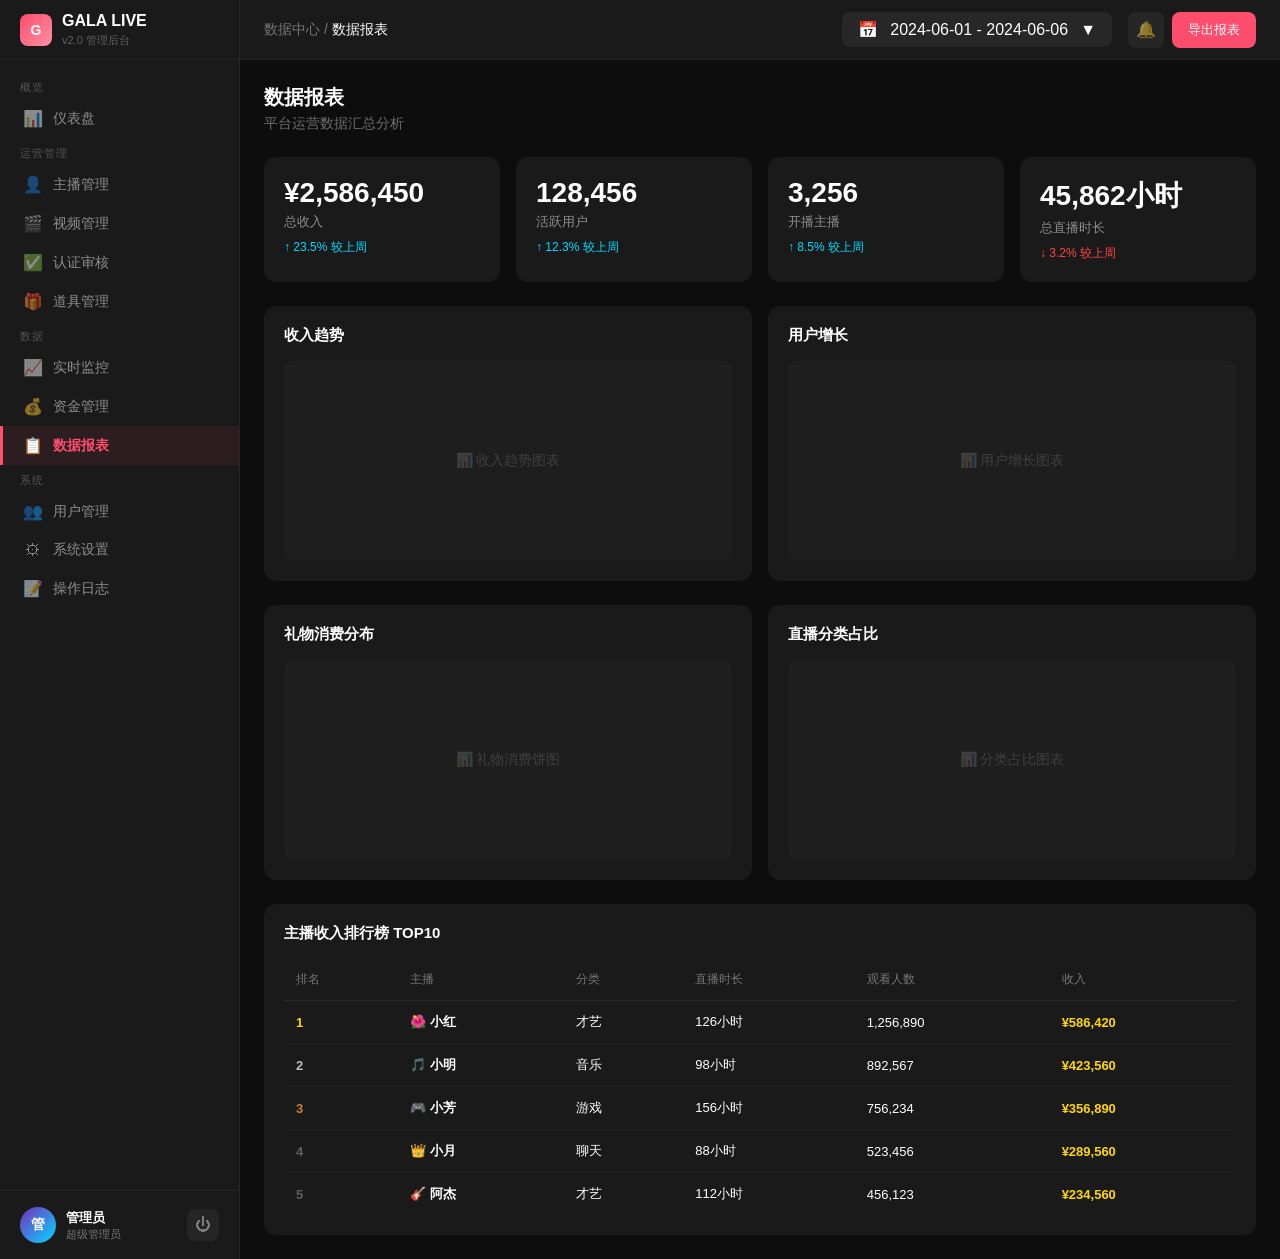
<file: data-report.html>
﻿<!DOCTYPE html>
<html lang="zh-CN">
<head>
    <meta charset="UTF-8">
    <meta name="viewport" content="width=device-width, initial-scale=1.0">
    <title>数据报表 - GALA LIVE 后台</title>
        <link rel="stylesheet" href="css/data-report.css">

</head>
<body>
<!-- Sidebar -->
<div class="sidebar">
    <div class="brand">
        <div class="logo">G</div>
        <div><span class="name">GALA LIVE</span><br><span class="ver">v2.0 管理后台</span></div>
    </div>
    <div class="nav">
        <div class="nav-group">概览</div>
        <div class="nav-item" onclick="navigateTo('dashboard')"><span class="icon">📊</span>仪表盘</div>
        <div class="nav-group">运营管理</div>
        <div class="nav-item" onclick="navigateTo('host-manage')"><span class="icon">👤</span>主播管理</div>
        <div class="nav-item" onclick="navigateTo('video-audit')"><span class="icon">🎬</span>视频管理</div>
        <div class="nav-item" onclick="navigateTo('certification')"><span class="icon">✅</span>认证审核</div>
        <div class="nav-item" onclick="navigateTo('gift-manage')"><span class="icon">🎁</span>道具管理</div>
        <div class="nav-group">数据</div>
        <div class="nav-item" onclick="navigateTo('monitor')"><span class="icon">📈</span>实时监控</div>
        <div class="nav-item" onclick="navigateTo('finance')"><span class="icon">💰</span>资金管理</div>
        <div class="nav-item active" onclick="navigateTo('data-report')"><span class="icon">📋</span>数据报表</div>
        <div class="nav-group">系统</div>
        <div class="nav-item" onclick="navigateTo('user-manage')"><span class="icon">👥</span>用户管理</div>
        <div class="nav-item" onclick="navigateTo('settings')"><span class="icon">⚙</span>系统设置</div>
        <div class="nav-item" onclick="navigateTo('logs')"><span class="icon">📝</span>操作日志</div>
    </div>
    <div class="user-info">
        <div class="avatar" onclick="location.href='admin-profile.html'" style="cursor:pointer;" title="管理员账号">管</div>
        <div class="detail" onclick="location.href='admin-profile.html'" style="cursor:pointer;" title="管理员账号"><div class="uname">管理员</div><div class="urole">超级管理员</div></div>
        <button class="logout" onclick="location.href='login.html'">⏻</button>
    </div>
</div>
<!-- Main -->
<div class="main">
    <div class="header">
        <button class="menu-toggle" onclick="toggleSidebar()">☰</button>
        <div class="breadcrumb">数据中心 / <span>数据报表</span></div>
        <div class="date-filter"><span>📅</span><span>2024-06-01 - 2024-06-06</span><span>▼</span></div>
        <div class="actions">
            <button class="act-btn" onclick="toggleNotify()">🔔</button>
            <button class="btn btn-primary">导出报表</button>
        </div>
        </div>
    <!-- 通知面板 -->
    <div class="hdr-panel" id="notifyPanel">
        <div class="hp-header"><div class="hp-title">消息中心</div><div class="hp-badge">3条未读</div></div>
        <div class="hp-tabs"><div class="hp-tab active" onclick="switchNotifyTab(this,'all')">通知</div><div class="hp-tab" onclick="switchNotifyTab(this,'msg')">消息</div><div class="hp-tab" onclick="switchNotifyTab(this,'todo')">待办</div></div>
        <div class="hp-list" id="notifyList">
            <div class="hp-item" onclick="navigateTo('host-manage')"><div class="hp-icon" style="background:rgba(255,77,109,0.1);">👤</div><div class="hp-content"><div class="hp-text">新主播"小甜甜"申请入驻</div><div class="hp-time">5分钟前</div></div><div class="hp-dot"></div></div>
            <div class="hp-item" onclick="navigateTo('certification')"><div class="hp-icon" style="background:rgba(0,217,255,0.1);">✅</div><div class="hp-content"><div class="hp-text">有3条新的认证申请待审核</div><div class="hp-time">30分钟前</div></div><div class="hp-dot"></div></div>
            <div class="hp-item" onclick="navigateTo('gift-manage')"><div class="hp-icon" style="background:rgba(255,215,0,0.1);">🎁</div><div class="hp-content"><div class="hp-text">道具"星空特效"库存不足</div><div class="hp-time">1小时前</div></div><div class="hp-dot"></div></div>
            <div class="hp-item"><div class="hp-icon" style="background:rgba(255,255,255,0.05);">📊</div><div class="hp-content"><div class="hp-text">系统数据日报已生成</div><div class="hp-time">2小时前</div></div></div>
            <div class="hp-item"><div class="hp-icon" style="background:rgba(255,255,255,0.05);">🔔</div><div class="hp-content"><div class="hp-text">服务器维护通知：6月15日凌晨2-4点</div><div class="hp-time">昨天</div></div></div>
        </div>
    </div>
    <div class="hdr-panel" id="securityPanel">
        <div class="hp-header"><div class="hp-title">安全中心</div></div>
        <div class="hp-menu-item" onclick="navigateTo('settings')"><span>🔐</span><span>安全设置</span></div>
        <div class="hp-menu-item" onclick="navigateTo('logs')"><span>📝</span><span>操作日志</span></div>
        <div class="hp-menu-item" onclick="location.href='admin-profile.html'"><span>👤</span><span>账号管理</span></div>
        <div class="hp-menu-item" onclick="location.href='login.html'"><span>⏻</span><span>退出登录</span></div>
    </div>
    <div class="hdr-panel" id="settingsPanel">
        <div class="hp-header"><div class="hp-title">快捷设置</div></div>
        <div class="hp-menu-item" onclick="navigateTo('settings')"><span>⚙</span><span>系统设置</span></div>
        <div class="hp-menu-item" onclick="navigateTo('user-manage')"><span>👥</span><span>用户管理</span></div>
        <div class="hp-menu-item" onclick="navigateTo('level-manage')"><span>⭐</span><span>等级管理</span></div>
    </div>
    <div class="content">
        <div class="page-title">数据报表</div>
        <div class="page-sub">平台运营数据汇总分析</div>
        <!-- Stats -->
        <div class="stats-grid">
            <div class="stat-card"><div class="stat-value">¥2,586,450</div><div class="stat-label">总收入</div><div class="stat-change up">↑ 23.5% 较上周</div></div>
            <div class="stat-card"><div class="stat-value">128,456</div><div class="stat-label">活跃用户</div><div class="stat-change up">↑ 12.3% 较上周</div></div>
            <div class="stat-card"><div class="stat-value">3,256</div><div class="stat-label">开播主播</div><div class="stat-change up">↑ 8.5% 较上周</div></div>
            <div class="stat-card"><div class="stat-value">45,862小时</div><div class="stat-label">总直播时长</div><div class="stat-change down">↓ 3.2% 较上周</div></div>
        </div>
        <!-- Charts -->
        <div class="charts-row">
            <div class="chart-card">
                <div class="card-header"><span class="card-title">收入趋势</span></div>
                <div class="chart-placeholder">📊 收入趋势图表</div>
            </div>
            <div class="chart-card">
                <div class="card-header"><span class="card-title">用户增长</span></div>
                <div class="chart-placeholder">📊 用户增长图表</div>
            </div>
        </div>
        <div class="charts-row">
            <div class="chart-card">
                <div class="card-header"><span class="card-title">礼物消费分布</span></div>
                <div class="chart-placeholder">📊 礼物消费饼图</div>
            </div>
            <div class="chart-card">
                <div class="card-header"><span class="card-title">直播分类占比</span></div>
                <div class="chart-placeholder">📊 分类占比图表</div>
            </div>
        </div>
        <!-- Table -->
        <div class="table-card">
            <div class="card-header"><span class="card-title">主播收入排行榜 TOP10</span></div>
            <table class="data-table">
                <thead><tr><th>排名</th><th>主播</th><th>分类</th><th>直播时长</th><th>观看人数</th><th>收入</th></tr></thead>
                <tbody>
                    <tr><td><span style="color:#FFD700;font-weight:700;">1</span></td><td style="font-weight:600;">🌺 小红</td><td>才艺</td><td>126小时</td><td>1,256,890</td><td class="revenue">¥586,420</td></tr>
                    <tr><td><span style="color:#C0C0C0;font-weight:700;">2</span></td><td style="font-weight:600;">🎵 小明</td><td>音乐</td><td>98小时</td><td>892,567</td><td class="revenue">¥423,560</td></tr>
                    <tr><td><span style="color:#CD7F32;font-weight:700;">3</span></td><td style="font-weight:600;">🎮 小芳</td><td>游戏</td><td>156小时</td><td>756,234</td><td class="revenue">¥356,890</td></tr>
                    <tr><td><span style="font-weight:700;color:rgba(255,255,255,0.3);">4</span></td><td style="font-weight:600;">👑 小月</td><td>聊天</td><td>88小时</td><td>523,456</td><td class="revenue">¥289,560</td></tr>
                    <tr><td><span style="font-weight:700;color:rgba(255,255,255,0.3);">5</span></td><td style="font-weight:600;">🎸 阿杰</td><td>才艺</td><td>112小时</td><td>456,123</td><td class="revenue">¥234,560</td></tr>
                </tbody>
            </table>
        </div>
    </div>
</div>
    <script src="js/data-report.js"></script>

</body>
</html>
</file>
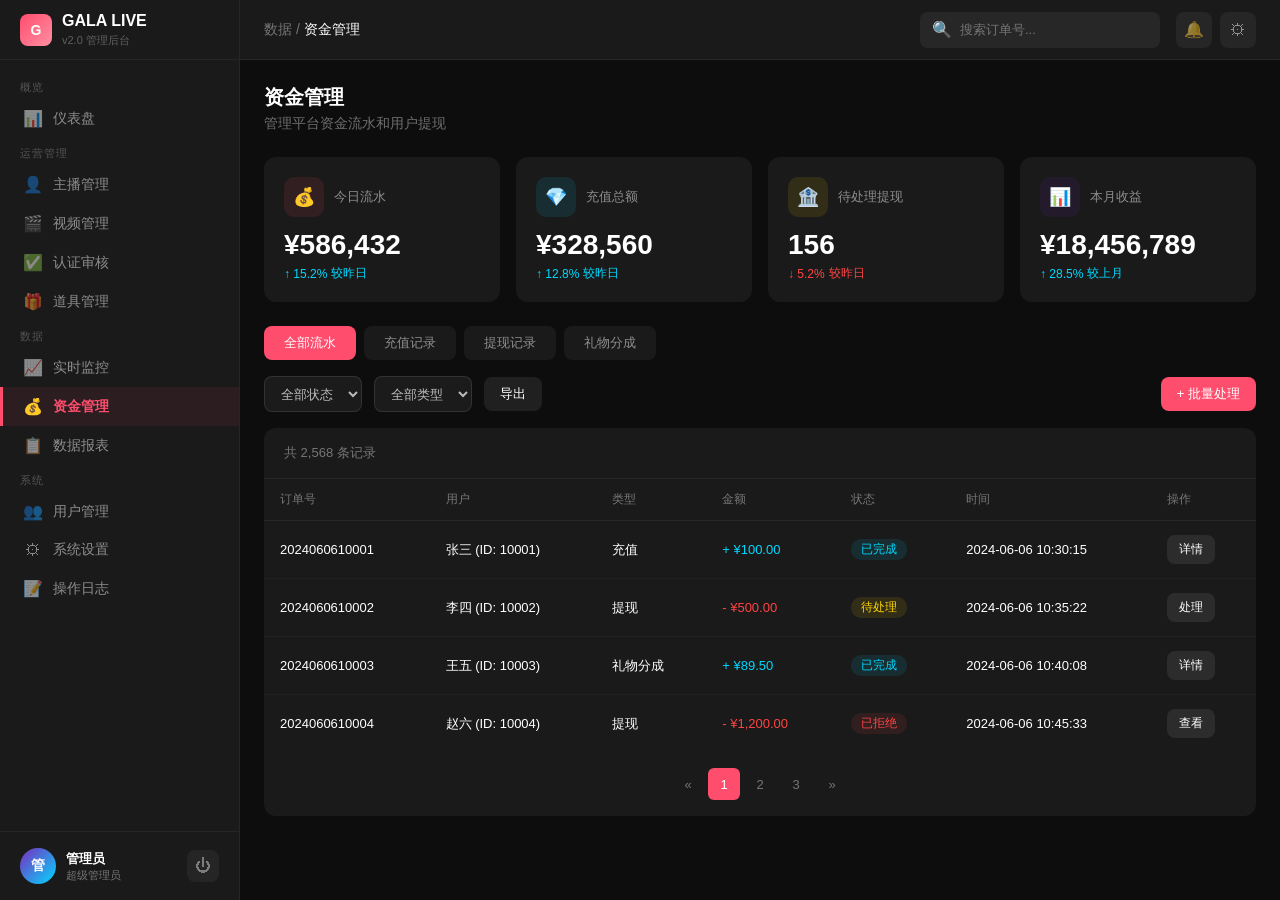
<file: finance.html>
﻿<!DOCTYPE html>
<html lang="zh-CN">
<head>
    <meta charset="UTF-8">
    <meta name="viewport" content="width=device-width, initial-scale=1.0">
    <title>资金管理 - GALA LIVE 后台</title>
        <link rel="stylesheet" href="css/finance.css">

</head>
<body>
<div class="sidebar">
    <div class="brand">
        <div class="logo">G</div>
        <div><span class="name">GALA LIVE</span><br><span class="ver">v2.0 管理后台</span></div>
    </div>
    <div class="nav">
        <div class="nav-group">概览</div>
        <div class="nav-item" onclick="navigateTo('dashboard')"><span class="icon">📊</span>仪表盘</div>
        <div class="nav-group">运营管理</div>
        <div class="nav-item" onclick="navigateTo('host-manage')"><span class="icon">👤</span>主播管理</div>
        <div class="nav-item" onclick="navigateTo('video-audit')"><span class="icon">🎬</span>视频管理</div>
        <div class="nav-item" onclick="navigateTo('certification')"><span class="icon">✅</span>认证审核</div>
        <div class="nav-item" onclick="navigateTo('gift-manage')"><span class="icon">🎁</span>道具管理</div>
        <div class="nav-group">数据</div>
        <div class="nav-item" onclick="navigateTo('monitor')"><span class="icon">📈</span>实时监控</div>
        <div class="nav-item active" onclick="navigateTo('finance')"><span class="icon">💰</span>资金管理</div>
        <div class="nav-item" onclick="navigateTo('data-report')"><span class="icon">📋</span>数据报表</div>
        <div class="nav-group">系统</div>
        <div class="nav-item" onclick="navigateTo('user-manage')"><span class="icon">👥</span>用户管理</div>
        <div class="nav-item" onclick="navigateTo('settings')"><span class="icon">⚙</span>系统设置</div>
        <div class="nav-item" onclick="navigateTo('logs')"><span class="icon">📝</span>操作日志</div>
    </div>
    <div class="user-info">
        <div class="avatar" onclick="location.href='admin-profile.html'" style="cursor:pointer;" title="管理员账号">管</div>
        <div class="detail" onclick="location.href='admin-profile.html'" style="cursor:pointer;" title="管理员账号"><div class="uname">管理员</div><div class="urole">超级管理员</div></div>
        <button class="logout" onclick="location.href='login.html'">⏻</button>
    </div>
</div>
<div class="main">
    <div class="header">
        <button class="menu-toggle" onclick="toggleSidebar()">☰</button>
        <div class="breadcrumb">数据 / <span>资金管理</span></div>
        <div class="search-box"><span>🔍</span><input type="text" placeholder="搜索订单号..."></div>
        <div class="actions">
            <button class="act-btn" onclick="toggleNotify()">🔔</button>
            <button class="act-btn" onclick="toggleSettings()">⚙</button>
        </div>
        </div>
    <!-- 通知面板 -->
    <div class="hdr-panel" id="notifyPanel">
        <div class="hp-header"><div class="hp-title">消息中心</div><div class="hp-badge">3条未读</div></div>
        <div class="hp-tabs"><div class="hp-tab active" onclick="switchNotifyTab(this,'all')">通知</div><div class="hp-tab" onclick="switchNotifyTab(this,'msg')">消息</div><div class="hp-tab" onclick="switchNotifyTab(this,'todo')">待办</div></div>
        <div class="hp-list" id="notifyList">
            <div class="hp-item" onclick="navigateTo('host-manage')"><div class="hp-icon" style="background:rgba(255,77,109,0.1);">👤</div><div class="hp-content"><div class="hp-text">新主播"小甜甜"申请入驻</div><div class="hp-time">5分钟前</div></div><div class="hp-dot"></div></div>
            <div class="hp-item" onclick="navigateTo('certification')"><div class="hp-icon" style="background:rgba(0,217,255,0.1);">✅</div><div class="hp-content"><div class="hp-text">有3条新的认证申请待审核</div><div class="hp-time">30分钟前</div></div><div class="hp-dot"></div></div>
            <div class="hp-item" onclick="navigateTo('gift-manage')"><div class="hp-icon" style="background:rgba(255,215,0,0.1);">🎁</div><div class="hp-content"><div class="hp-text">道具"星空特效"库存不足</div><div class="hp-time">1小时前</div></div><div class="hp-dot"></div></div>
            <div class="hp-item"><div class="hp-icon" style="background:rgba(255,255,255,0.05);">📊</div><div class="hp-content"><div class="hp-text">系统数据日报已生成</div><div class="hp-time">2小时前</div></div></div>
            <div class="hp-item"><div class="hp-icon" style="background:rgba(255,255,255,0.05);">🔔</div><div class="hp-content"><div class="hp-text">服务器维护通知：6月15日凌晨2-4点</div><div class="hp-time">昨天</div></div></div>
        </div>
    </div>
    <div class="hdr-panel" id="securityPanel">
        <div class="hp-header"><div class="hp-title">安全中心</div></div>
        <div class="hp-menu-item" onclick="navigateTo('settings')"><span>🔐</span><span>安全设置</span></div>
        <div class="hp-menu-item" onclick="navigateTo('logs')"><span>📝</span><span>操作日志</span></div>
        <div class="hp-menu-item" onclick="location.href='admin-profile.html'"><span>👤</span><span>账号管理</span></div>
        <div class="hp-menu-item" onclick="location.href='login.html'"><span>⏻</span><span>退出登录</span></div>
    </div>
    <div class="hdr-panel" id="settingsPanel">
        <div class="hp-header"><div class="hp-title">快捷设置</div></div>
        <div class="hp-menu-item" onclick="navigateTo('settings')"><span>⚙</span><span>系统设置</span></div>
        <div class="hp-menu-item" onclick="navigateTo('user-manage')"><span>👥</span><span>用户管理</span></div>
        <div class="hp-menu-item" onclick="navigateTo('level-manage')"><span>⭐</span><span>等级管理</span></div>
    </div>
    <div class="content">
        <div class="page-title">资金管理</div>
        <div class="page-sub">管理平台资金流水和用户提现</div>
        
        <div class="stats-grid">
            <div class="stat-card">
                <div class="stat-header"><div class="stat-icon" style="background:rgba(255,77,109,0.1);">💰</div><span class="stat-label">今日流水</span></div>
                <div class="stat-value">¥586,432</div>
                <div class="stat-change up">↑ 15.2% <span>较昨日</span></div>
            </div>
            <div class="stat-card">
                <div class="stat-header"><div class="stat-icon" style="background:rgba(0,217,255,0.1);">💎</div><span class="stat-label">充值总额</span></div>
                <div class="stat-value">¥328,560</div>
                <div class="stat-change up">↑ 12.8% <span>较昨日</span></div>
            </div>
            <div class="stat-card">
                <div class="stat-header"><div class="stat-icon" style="background:rgba(255,215,0,0.1);">🏦</div><span class="stat-label">待处理提现</span></div>
                <div class="stat-value">156</div>
                <div class="stat-change down">↓ 5.2% <span>较昨日</span></div>
            </div>
            <div class="stat-card">
                <div class="stat-header"><div class="stat-icon" style="background:rgba(123,44,191,0.1);">📊</div><span class="stat-label">本月收益</span></div>
                <div class="stat-value">¥18,456,789</div>
                <div class="stat-change up">↑ 28.5% <span>较上月</span></div>
            </div>
        </div>
        
        <div class="tabs">
            <div class="tab active">全部流水</div>
            <div class="tab">充值记录</div>
            <div class="tab">提现记录</div>
            <div class="tab">礼物分成</div>
        </div>
        
        <div class="toolbar">
            <div class="toolbar-left">
                <select class="filter-select"><option>全部状态</option><option>待处理</option><option>已完成</option><option>已拒绝</option></select>
                <select class="filter-select"><option>全部类型</option><option>充值</option><option>提现</option><option>礼物</option></select>
                <button class="btn btn-secondary">导出</button>
            </div>
            <div class="toolbar-right">
                <button class="btn btn-primary">+ 批量处理</button>
            </div>
        </div>
        
        <div class="table-card">
            <div class="table-header">
                <div class="count">共 2,568 条记录</div>
            </div>
            <table class="data-table">
                <thead>
                    <tr>
                        <th>订单号</th>
                        <th>用户</th>
                        <th>类型</th>
                        <th>金额</th>
                        <th>状态</th>
                        <th>时间</th>
                        <th>操作</th>
                    </tr>
                </thead>
                <tbody>
                    <tr>
                        <td>2024060610001</td>
                        <td>张三 (ID: 10001)</td>
                        <td>充值</td>
                        <td style="color:#00D9FF;">+ ¥100.00</td>
                        <td><span class="status-tag success">已完成</span></td>
                        <td>2024-06-06 10:30:15</td>
                        <td><button class="btn btn-secondary" style="padding:6px 12px;font-size:12px;">详情</button></td>
                    </tr>
                    <tr>
                        <td>2024060610002</td>
                        <td>李四 (ID: 10002)</td>
                        <td>提现</td>
                        <td style="color:#FF4444;">- ¥500.00</td>
                        <td><span class="status-tag pending">待处理</span></td>
                        <td>2024-06-06 10:35:22</td>
                        <td><button class="btn btn-secondary" style="padding:6px 12px;font-size:12px;">处理</button></td>
                    </tr>
                    <tr>
                        <td>2024060610003</td>
                        <td>王五 (ID: 10003)</td>
                        <td>礼物分成</td>
                        <td style="color:#00D9FF;">+ ¥89.50</td>
                        <td><span class="status-tag success">已完成</span></td>
                        <td>2024-06-06 10:40:08</td>
                        <td><button class="btn btn-secondary" style="padding:6px 12px;font-size:12px;">详情</button></td>
                    </tr>
                    <tr>
                        <td>2024060610004</td>
                        <td>赵六 (ID: 10004)</td>
                        <td>提现</td>
                        <td style="color:#FF4444;">- ¥1,200.00</td>
                        <td><span class="status-tag failed">已拒绝</span></td>
                        <td>2024-06-06 10:45:33</td>
                        <td><button class="btn btn-secondary" style="padding:6px 12px;font-size:12px;">查看</button></td>
                    </tr>
                </tbody>
            </table>
            <div class="pagination">
                <button class="page-btn">«</button>
                <button class="page-btn active">1</button>
                <button class="page-btn">2</button>
                <button class="page-btn">3</button>
                <button class="page-btn">»</button>
            </div>
        </div>
    </div>
</div>

    <script src="js/finance.js"></script>

</body>
</html>
</file>
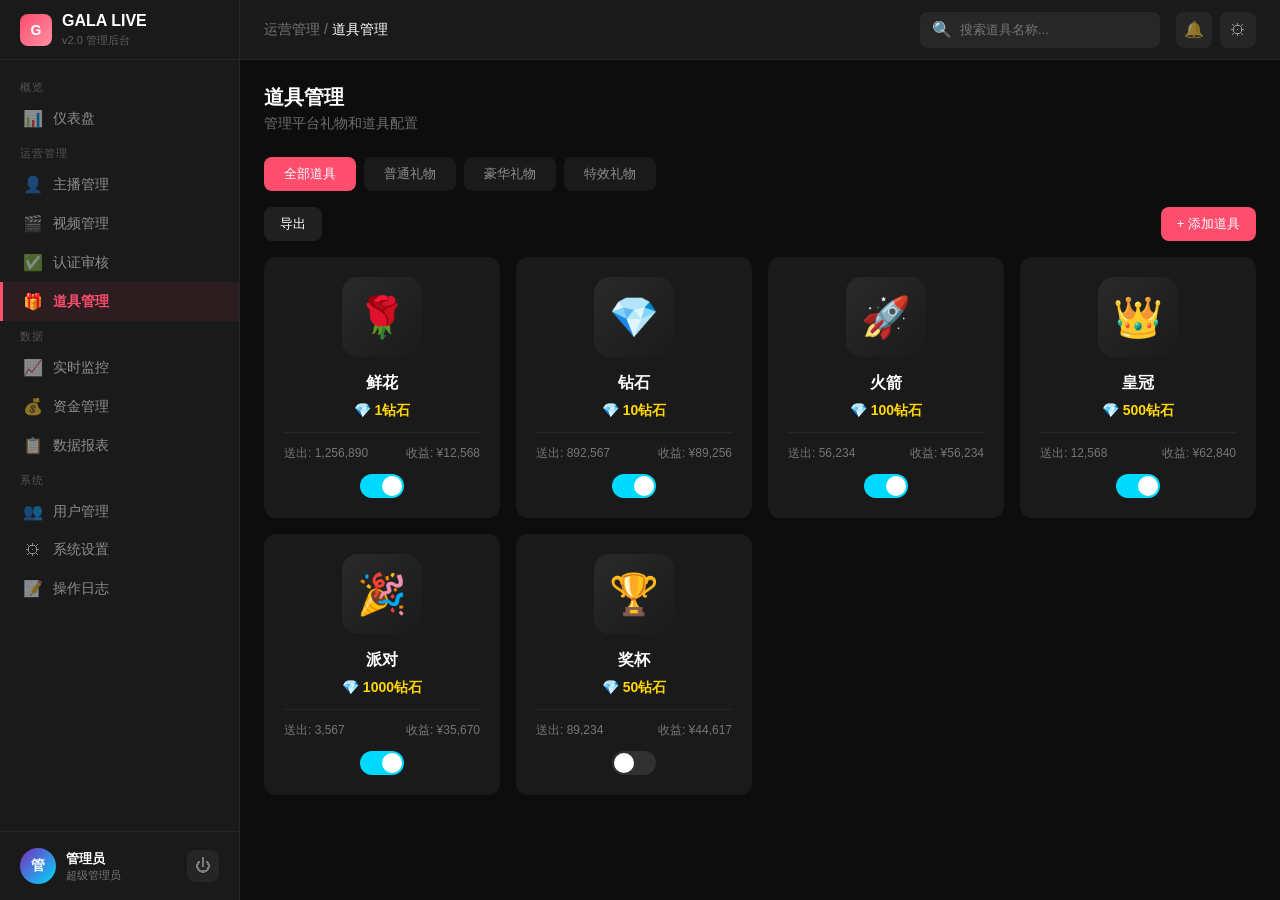
<file: gift-manage.html>
﻿<!DOCTYPE html>
<html lang="zh-CN">
<head>
    <meta charset="UTF-8">
    <meta name="viewport" content="width=device-width, initial-scale=1.0">
    <title>道具管理 - GALA LIVE 后台</title>
        <link rel="stylesheet" href="css/gift-manage.css">

</head>
<body>
<!-- Sidebar -->
<div class="sidebar">
    <div class="brand">
        <div class="logo">G</div>
        <div><span class="name">GALA LIVE</span><br><span class="ver">v2.0 管理后台</span></div>
    </div>
    <div class="nav">
        <div class="nav-group">概览</div>
        <div class="nav-item" onclick="navigateTo('dashboard')"><span class="icon">📊</span>仪表盘</div>
        <div class="nav-group">运营管理</div>
        <div class="nav-item" onclick="navigateTo('host-manage')"><span class="icon">👤</span>主播管理</div>
        <div class="nav-item" onclick="navigateTo('video-audit')"><span class="icon">🎬</span>视频管理</div>
        <div class="nav-item" onclick="navigateTo('certification')"><span class="icon">✅</span>认证审核</div>
        <div class="nav-item active" onclick="navigateTo('gift-manage')"><span class="icon">🎁</span>道具管理</div>
        <div class="nav-group">数据</div>
        <div class="nav-item" onclick="navigateTo('monitor')"><span class="icon">📈</span>实时监控</div>
        <div class="nav-item" onclick="navigateTo('finance')"><span class="icon">💰</span>资金管理</div>
        <div class="nav-item" onclick="navigateTo('data-report')"><span class="icon">📋</span>数据报表</div>
        <div class="nav-group">系统</div>
        <div class="nav-item" onclick="navigateTo('user-manage')"><span class="icon">👥</span>用户管理</div>
        <div class="nav-item" onclick="navigateTo('settings')"><span class="icon">⚙</span>系统设置</div>
        <div class="nav-item" onclick="navigateTo('logs')"><span class="icon">📝</span>操作日志</div>
    </div>
    <div class="user-info">
        <div class="avatar" onclick="location.href='admin-profile.html'" style="cursor:pointer;" title="管理员账号">管</div>
        <div class="detail" onclick="location.href='admin-profile.html'" style="cursor:pointer;" title="管理员账号"><div class="uname">管理员</div><div class="urole">超级管理员</div></div>
        <button class="logout" onclick="location.href='login.html'">⏻</button>
    </div>
</div>
<!-- Main -->
<div class="main">
    <div class="header">
        <button class="menu-toggle" onclick="toggleSidebar()">☰</button>
        <div class="breadcrumb">运营管理 / <span>道具管理</span></div>
        <div class="search-box"><span>🔍</span><input type="text" placeholder="搜索道具名称..."></div>
        <div class="actions">
            <button class="act-btn" onclick="toggleNotify()">🔔</button>
            <button class="act-btn" onclick="toggleSettings()">⚙</button>
        </div>
        </div>
    <!-- 通知面板 -->
    <div class="hdr-panel" id="notifyPanel">
        <div class="hp-header"><div class="hp-title">消息中心</div><div class="hp-badge">3条未读</div></div>
        <div class="hp-tabs"><div class="hp-tab active" onclick="switchNotifyTab(this,'all')">通知</div><div class="hp-tab" onclick="switchNotifyTab(this,'msg')">消息</div><div class="hp-tab" onclick="switchNotifyTab(this,'todo')">待办</div></div>
        <div class="hp-list" id="notifyList">
            <div class="hp-item" onclick="navigateTo('host-manage')"><div class="hp-icon" style="background:rgba(255,77,109,0.1);">👤</div><div class="hp-content"><div class="hp-text">新主播"小甜甜"申请入驻</div><div class="hp-time">5分钟前</div></div><div class="hp-dot"></div></div>
            <div class="hp-item" onclick="navigateTo('certification')"><div class="hp-icon" style="background:rgba(0,217,255,0.1);">✅</div><div class="hp-content"><div class="hp-text">有3条新的认证申请待审核</div><div class="hp-time">30分钟前</div></div><div class="hp-dot"></div></div>
            <div class="hp-item" onclick="navigateTo('gift-manage')"><div class="hp-icon" style="background:rgba(255,215,0,0.1);">🎁</div><div class="hp-content"><div class="hp-text">道具"星空特效"库存不足</div><div class="hp-time">1小时前</div></div><div class="hp-dot"></div></div>
            <div class="hp-item"><div class="hp-icon" style="background:rgba(255,255,255,0.05);">📊</div><div class="hp-content"><div class="hp-text">系统数据日报已生成</div><div class="hp-time">2小时前</div></div></div>
            <div class="hp-item"><div class="hp-icon" style="background:rgba(255,255,255,0.05);">🔔</div><div class="hp-content"><div class="hp-text">服务器维护通知：6月15日凌晨2-4点</div><div class="hp-time">昨天</div></div></div>
        </div>
    </div>
    <div class="hdr-panel" id="securityPanel">
        <div class="hp-header"><div class="hp-title">安全中心</div></div>
        <div class="hp-menu-item" onclick="navigateTo('settings')"><span>🔐</span><span>安全设置</span></div>
        <div class="hp-menu-item" onclick="navigateTo('logs')"><span>📝</span><span>操作日志</span></div>
        <div class="hp-menu-item" onclick="location.href='admin-profile.html'"><span>👤</span><span>账号管理</span></div>
        <div class="hp-menu-item" onclick="location.href='login.html'"><span>⏻</span><span>退出登录</span></div>
    </div>
    <div class="hdr-panel" id="settingsPanel">
        <div class="hp-header"><div class="hp-title">快捷设置</div></div>
        <div class="hp-menu-item" onclick="navigateTo('settings')"><span>⚙</span><span>系统设置</span></div>
        <div class="hp-menu-item" onclick="navigateTo('user-manage')"><span>👥</span><span>用户管理</span></div>
        <div class="hp-menu-item" onclick="navigateTo('level-manage')"><span>⭐</span><span>等级管理</span></div>
    </div>
    <div class="content">
        <div class="page-title">道具管理</div>
        <div class="page-sub">管理平台礼物和道具配置</div>
        <!-- Tabs -->
        <div class="tabs">
            <div class="tab active">全部道具</div>
            <div class="tab">普通礼物</div>
            <div class="tab">豪华礼物</div>
            <div class="tab">特效礼物</div>
        </div>
        <!-- Toolbar -->
        <div class="toolbar">
            <div class="toolbar-left">
                <button class="btn btn-secondary">导出</button>
            </div>
            <div class="toolbar-right">
                <button class="btn btn-primary" onclick="addGift()">+ 添加道具</button>
            </div>
        </div>
        <!-- Gift Grid -->
        <div class="gift-grid">
            <div class="gift-card">
                <div class="gift-icon">🌹</div>
                <div class="gift-name">鲜花</div>
                <div class="gift-price">💎 1钻石</div>
                <div class="gift-stats"><span>送出: 1,256,890</span><span>收益: ¥12,568</span></div>
                <div class="gift-switch"><div class="switch active"></div></div>
            </div>
            <div class="gift-card">
                <div class="gift-icon">💎</div>
                <div class="gift-name">钻石</div>
                <div class="gift-price">💎 10钻石</div>
                <div class="gift-stats"><span>送出: 892,567</span><span>收益: ¥89,256</span></div>
                <div class="gift-switch"><div class="switch active"></div></div>
            </div>
            <div class="gift-card">
                <div class="gift-icon">🚀</div>
                <div class="gift-name">火箭</div>
                <div class="gift-price">💎 100钻石</div>
                <div class="gift-stats"><span>送出: 56,234</span><span>收益: ¥56,234</span></div>
                <div class="gift-switch"><div class="switch active"></div></div>
            </div>
            <div class="gift-card">
                <div class="gift-icon">👑</div>
                <div class="gift-name">皇冠</div>
                <div class="gift-price">💎 500钻石</div>
                <div class="gift-stats"><span>送出: 12,568</span><span>收益: ¥62,840</span></div>
                <div class="gift-switch"><div class="switch active"></div></div>
            </div>
            <div class="gift-card">
                <div class="gift-icon">🎉</div>
                <div class="gift-name">派对</div>
                <div class="gift-price">💎 1000钻石</div>
                <div class="gift-stats"><span>送出: 3,567</span><span>收益: ¥35,670</span></div>
                <div class="gift-switch"><div class="switch active"></div></div>
            </div>
            <div class="gift-card">
                <div class="gift-icon">🏆</div>
                <div class="gift-name">奖杯</div>
                <div class="gift-price">💎 50钻石</div>
                <div class="gift-stats"><span>送出: 89,234</span><span>收益: ¥44,617</span></div>
                <div class="gift-switch"><div class="switch"></div></div>
            </div>
        </div>
    </div>
</div>

<!-- 新增道具弹窗 -->
<div class="gift-modal-overlay" id="giftModal">
    <div class="gift-modal">
        <div class="gm-header">
            <div class="gm-title">添加道具</div>
            <button class="gm-close" onclick="closeGiftModal()">×</button>
        </div>
        <div class="gm-body">
            <div class="gm-icon-preview" id="gm-icon-preview" onclick="changeGiftIcon()">🎁<br><span style="font-size:11px;color:rgba(255,255,255,0.3);margin-top:4px;">点击更换</span></div>
            <div class="gm-row">
                <div class="gm-field">
                    <label>道具名称</label>
                    <input type="text" placeholder="请输入道具名称" id="gm-name">
                </div>
                <div class="gm-field">
                    <label>道具分类</label>
                    <select id="gm-category">
                        <option value="">请选择</option>
                        <option value="1">普通礼物</option>
                        <option value="2">豪华礼物</option>
                        <option value="3">特效礼物</option>
                    </select>
                </div>
            </div>
            <div class="gm-row">
                <div class="gm-field">
                    <label>价格(钻石)</label>
                    <input type="number" placeholder="请输入钻石价格" id="gm-price">
                </div>
                <div class="gm-field">
                    <label>排序权重</label>
                    <input type="number" placeholder="数字越大越靠前" id="gm-sort" value="0">
                </div>
            </div>
            <div class="gm-row">
                <div class="gm-field">
                    <label>特效动画</label>
                    <select id="gm-effect">
                        <option value="">无特效</option>
                        <option value="1">烟花</option>
                        <option value="2">花瓣</option>
                        <option value="3">星空</option>
                        <option value="4">闪光</option>
                    </select>
                </div>
                <div class="gm-field">
                    <label>默认状态</label>
                    <select id="gm-status">
                        <option value="1">启用</option>
                        <option value="0">禁用</option>
                    </select>
                </div>
            </div>
            <div class="gm-row">
                <div class="gm-field" style="flex:1">
                    <label>道具描述</label>
                    <textarea placeholder="请输入道具描述" id="gm-desc"></textarea>
                </div>
            </div>
        </div>
        <div class="gm-footer">
            <button class="btn btn-secondary" onclick="closeGiftModal()">取消</button>
            <button class="btn btn-primary" onclick="submitGift()">确认添加</button>
        </div>
    </div>
</div>

    <script src="js/gift-manage.js"></script>

</body>
</html>
</file>
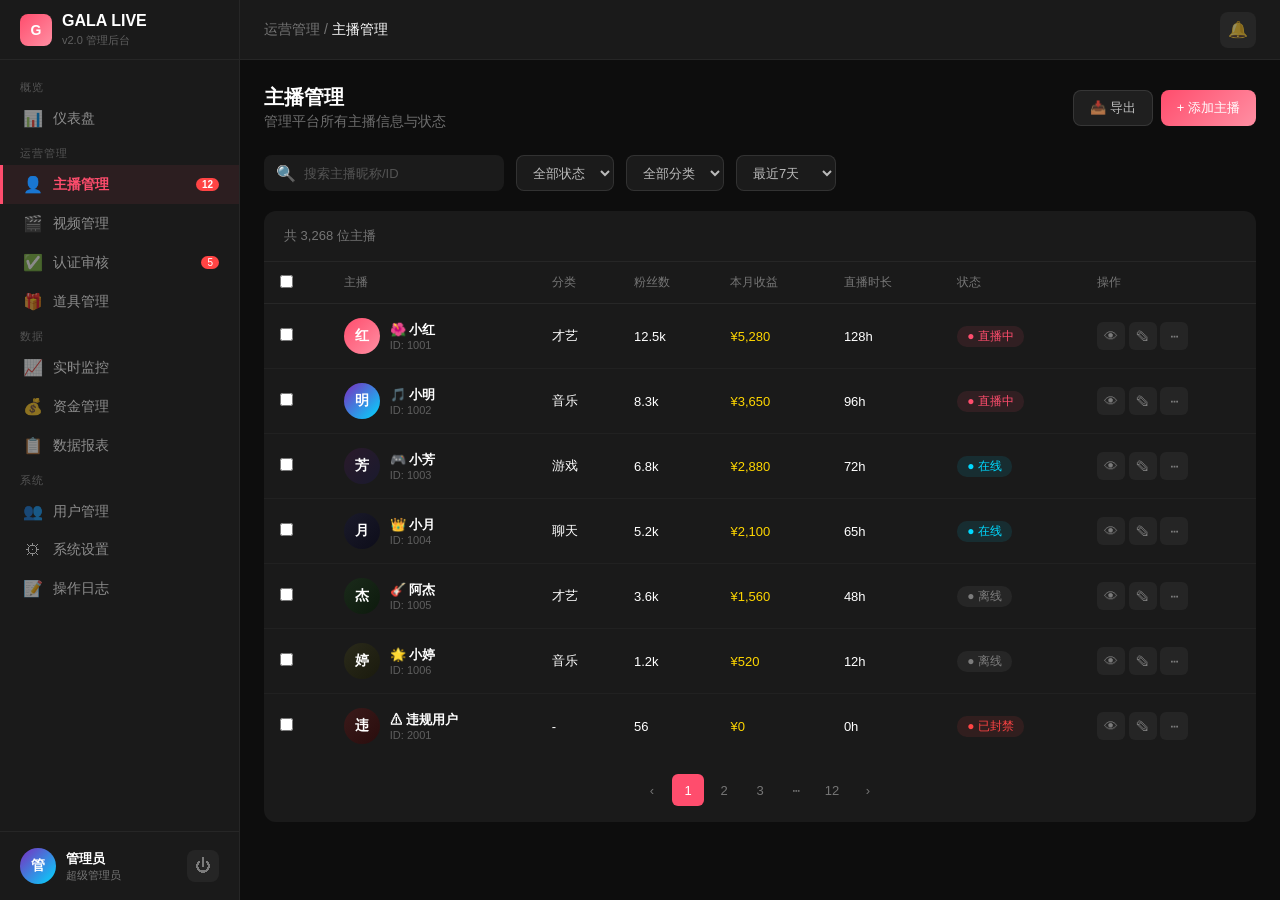
<file: host-manage.html>
﻿<!DOCTYPE html>
<html lang="zh-CN">
<head>
    <meta charset="UTF-8">
    <meta name="viewport" content="width=device-width, initial-scale=1.0">
    <title>主播管理 - GALA LIVE 后台</title>
        <link rel="stylesheet" href="css/host-manage.css">

</head>
<body>
<div class="sidebar">
    <div class="brand"><div class="logo">G</div><div><span class="name">GALA LIVE</span><br><span class="ver">v2.0 管理后台</span></div></div>
    <div class="nav">
        <div class="nav-group">概览</div>
        <div class="nav-item" onclick="navigateTo('dashboard')"><span class="icon">📊</span>仪表盘</div>
        <div class="nav-group">运营管理</div>
        <div class="nav-item active" onclick="navigateTo('host-manage')"><span class="icon">👤</span>主播管理 <span class="badge">12</span></div>
        <div class="nav-item" onclick="navigateTo('video-audit')"><span class="icon">🎬</span>视频管理</div>
        <div class="nav-item" onclick="navigateTo('certification')"><span class="icon">✅</span>认证审核 <span class="badge">5</span></div>
        <div class="nav-item" onclick="navigateTo('gift-manage')"><span class="icon">🎁</span>道具管理</div>
        <div class="nav-group">数据</div>
        <div class="nav-item" onclick="navigateTo('monitor')"><span class="icon">📈</span>实时监控</div>
        <div class="nav-item" onclick="navigateTo('finance')"><span class="icon">💰</span>资金管理</div>
        <div class="nav-item" onclick="navigateTo('data-report')"><span class="icon">📋</span>数据报表</div>
        <div class="nav-group">系统</div>
        <div class="nav-item" onclick="navigateTo('user-manage')"><span class="icon">👥</span>用户管理</div>
        <div class="nav-item" onclick="navigateTo('settings')"><span class="icon">⚙</span>系统设置</div>
        <div class="nav-item" onclick="navigateTo('logs')"><span class="icon">📝</span>操作日志</div>
    </div>
    <div class="user-info"><div class="avatar" onclick="location.href='admin-profile.html'" style="cursor:pointer;" title="管理员账号">管</div><div class="detail"><div class="uname">管理员</div><div class="urole">超级管理员</div></div><button class="logout" onclick="location.href='login.html'">⏻</button></div>
</div>
<div class="main">
    <div class="header">
        <button class="menu-toggle" onclick="toggleSidebar()">☰</button><div class="breadcrumb">运营管理 / <span>主播管理</span></div><div class="actions"><button class="act-btn" onclick="toggleNotify()">🔔</button></div>    </div>
    <!-- 通知面板 -->
    <div class="hdr-panel" id="notifyPanel">
        <div class="hp-header"><div class="hp-title">消息中心</div><div class="hp-badge">3条未读</div></div>
        <div class="hp-tabs"><div class="hp-tab active" onclick="switchNotifyTab(this,'all')">通知</div><div class="hp-tab" onclick="switchNotifyTab(this,'msg')">消息</div><div class="hp-tab" onclick="switchNotifyTab(this,'todo')">待办</div></div>
        <div class="hp-list" id="notifyList">
            <div class="hp-item" onclick="navigateTo('host-manage')"><div class="hp-icon" style="background:rgba(255,77,109,0.1);">👤</div><div class="hp-content"><div class="hp-text">新主播"小甜甜"申请入驻</div><div class="hp-time">5分钟前</div></div><div class="hp-dot"></div></div>
            <div class="hp-item" onclick="navigateTo('certification')"><div class="hp-icon" style="background:rgba(0,217,255,0.1);">✅</div><div class="hp-content"><div class="hp-text">有3条新的认证申请待审核</div><div class="hp-time">30分钟前</div></div><div class="hp-dot"></div></div>
            <div class="hp-item" onclick="navigateTo('gift-manage')"><div class="hp-icon" style="background:rgba(255,215,0,0.1);">🎁</div><div class="hp-content"><div class="hp-text">道具"星空特效"库存不足</div><div class="hp-time">1小时前</div></div><div class="hp-dot"></div></div>
            <div class="hp-item"><div class="hp-icon" style="background:rgba(255,255,255,0.05);">📊</div><div class="hp-content"><div class="hp-text">系统数据日报已生成</div><div class="hp-time">2小时前</div></div></div>
            <div class="hp-item"><div class="hp-icon" style="background:rgba(255,255,255,0.05);">🔔</div><div class="hp-content"><div class="hp-text">服务器维护通知：6月15日凌晨2-4点</div><div class="hp-time">昨天</div></div></div>
        </div>
    </div>
    <div class="hdr-panel" id="securityPanel">
        <div class="hp-header"><div class="hp-title">安全中心</div></div>
        <div class="hp-menu-item" onclick="navigateTo('settings')"><span>🔐</span><span>安全设置</span></div>
        <div class="hp-menu-item" onclick="navigateTo('logs')"><span>📝</span><span>操作日志</span></div>
        <div class="hp-menu-item" onclick="location.href='admin-profile.html'"><span>👤</span><span>账号管理</span></div>
        <div class="hp-menu-item" onclick="location.href='login.html'"><span>⏻</span><span>退出登录</span></div>
    </div>
    <div class="hdr-panel" id="settingsPanel">
        <div class="hp-header"><div class="hp-title">快捷设置</div></div>
        <div class="hp-menu-item" onclick="navigateTo('settings')"><span>⚙</span><span>系统设置</span></div>
        <div class="hp-menu-item" onclick="navigateTo('user-manage')"><span>👥</span><span>用户管理</span></div>
        <div class="hp-menu-item" onclick="navigateTo('level-manage')"><span>⭐</span><span>等级管理</span></div>
    </div>
    <div class="content">
        <div class="page-header">
            <div class="page-info"><div class="title">主播管理</div><div class="sub">管理平台所有主播信息与状态</div></div>
            <div class="actions"><button class="btn btn-secondary">📥 导出</button><button class="btn btn-primary" onclick="openAddModal()">+ 添加主播</button></div>
        </div>
        <div class="filters">
            <div class="search-input"><span>🔍</span><input type="text" placeholder="搜索主播昵称/ID"></div>
            <select class="filter-select"><option>全部状态</option><option>直播中</option><option>在线</option><option>离线</option><option>已封禁</option></select>
            <select class="filter-select"><option>全部分类</option><option>才艺</option><option>音乐</option><option>游戏</option><option>聊天</option></select>
            <select class="filter-select"><option>最近7天</option><option>最近30天</option><option>全部</option></select>
        </div>
        <div class="table-card">
            <div class="table-header"><span class="count">共 3,268 位主播</span></div>
            <table class="data-table">
                <thead><tr><th><input type="checkbox"></th><th>主播</th><th>分类</th><th>粉丝数</th><th>本月收益</th><th>直播时长</th><th>状态</th><th>操作</th></tr></thead>
                <tbody>
                    <tr><td><input type="checkbox"></td><td><div class="host-cell"><div class="h-avatar" style="background:linear-gradient(135deg,#FF4D6D,#FF8FA3);">红</div><div><div class="h-name">🌺 小红</div><div class="h-id">ID: 1001</div></div></div></td><td>才艺</td><td>12.5k</td><td style="color:#FFD700;">¥5,280</td><td>128h</td><td><span class="status-tag live">● 直播中</span></td><td><button class="action-btn-sm" onclick="viewHost(this)" title="查看">👁</button>
<button class="action-btn-sm" onclick="editHost(this)" title="编辑">✎</button>
<button class="action-btn-sm" title="更多">⋯</button></td></tr>
                    <tr><td><input type="checkbox"></td><td><div class="host-cell"><div class="h-avatar" style="background:linear-gradient(135deg,#7B2CBF,#00D9FF);">明</div><div><div class="h-name">🎵 小明</div><div class="h-id">ID: 1002</div></div></div></td><td>音乐</td><td>8.3k</td><td style="color:#FFD700;">¥3,650</td><td>96h</td><td><span class="status-tag live">● 直播中</span></td><td><button class="action-btn-sm" onclick="viewHost(this)" title="查看">👁</button>
<button class="action-btn-sm" onclick="editHost(this)" title="编辑">✎</button>
<button class="action-btn-sm" title="更多">⋯</button></td></tr>
                    <tr><td><input type="checkbox"></td><td><div class="host-cell"><div class="h-avatar" style="background:linear-gradient(135deg,#2A1A2A,#1A1A2E);">芳</div><div><div class="h-name">🎮 小芳</div><div class="h-id">ID: 1003</div></div></div></td><td>游戏</td><td>6.8k</td><td style="color:#FFD700;">¥2,880</td><td>72h</td><td><span class="status-tag online">● 在线</span></td><td><button class="action-btn-sm" onclick="viewHost(this)" title="查看">👁</button>
<button class="action-btn-sm" onclick="editHost(this)" title="编辑">✎</button>
<button class="action-btn-sm" title="更多">⋯</button></td></tr>
                    <tr><td><input type="checkbox"></td><td><div class="host-cell"><div class="h-avatar" style="background:linear-gradient(135deg,#1A1A2A,#0D0D1A);">月</div><div><div class="h-name">👑 小月</div><div class="h-id">ID: 1004</div></div></div></td><td>聊天</td><td>5.2k</td><td style="color:#FFD700;">¥2,100</td><td>65h</td><td><span class="status-tag online">● 在线</span></td><td><button class="action-btn-sm" onclick="viewHost(this)" title="查看">👁</button>
<button class="action-btn-sm" onclick="editHost(this)" title="编辑">✎</button>
<button class="action-btn-sm" title="更多">⋯</button></td></tr>
                    <tr><td><input type="checkbox"></td><td><div class="host-cell"><div class="h-avatar" style="background:linear-gradient(135deg,#1A2A1A,#0D1A0D);">杰</div><div><div class="h-name">🎸 阿杰</div><div class="h-id">ID: 1005</div></div></div></td><td>才艺</td><td>3.6k</td><td style="color:#FFD700;">¥1,560</td><td>48h</td><td><span class="status-tag offline">● 离线</span></td><td><button class="action-btn-sm" onclick="viewHost(this)" title="查看">👁</button>
<button class="action-btn-sm" onclick="editHost(this)" title="编辑">✎</button>
<button class="action-btn-sm" title="更多">⋯</button></td></tr>
                    <tr><td><input type="checkbox"></td><td><div class="host-cell"><div class="h-avatar" style="background:linear-gradient(135deg,#2A2A1A,#1A1A0D);">婷</div><div><div class="h-name">🌟 小婷</div><div class="h-id">ID: 1006</div></div></div></td><td>音乐</td><td>1.2k</td><td style="color:#FFD700;">¥520</td><td>12h</td><td><span class="status-tag offline">● 离线</span></td><td><button class="action-btn-sm" onclick="viewHost(this)" title="查看">👁</button>
<button class="action-btn-sm" onclick="editHost(this)" title="编辑">✎</button>
<button class="action-btn-sm" title="更多">⋯</button></td></tr>
                    <tr><td><input type="checkbox"></td><td><div class="host-cell"><div class="h-avatar" style="background:linear-gradient(135deg,#3A1A1A,#2A0D0D);">违</div><div><div class="h-name">⚠ 违规用户</div><div class="h-id">ID: 2001</div></div></div></td><td>-</td><td>56</td><td style="color:#FFD700;">¥0</td><td>0h</td><td><span class="status-tag banned">● 已封禁</span></td><td><button class="action-btn-sm" onclick="viewHost(this)" title="查看">👁</button>
<button class="action-btn-sm" onclick="editHost(this)" title="编辑">✎</button>
<button class="action-btn-sm" title="更多">⋯</button></td></tr>
                </tbody>
            </table>
            <div class="pagination">
                <span class="page-btn">‹</span>
                <span class="page-btn active">1</span><span class="page-btn">2</span><span class="page-btn">3</span><span class="page-btn">⋯</span><span class="page-btn">12</span>
                <span class="page-btn">›</span>
            </div>
        </div>
    </div>
</div>

<!-- 新增主播弹窗 -->
<div class="modal-overlay" id="addModal">
    <div class="modal">
        <div class="modal-header">
            <div class="modal-title">添加主播</div>
            <button class="modal-close" onclick="closeAddModal()">×</button>
        </div>
        <div class="modal-body">
            <div class="form-row">
                <div class="form-field">
                    <label>主播昵称</label>
                    <input type="text" placeholder="请输入昵称" id="add-nickname">
                </div>
                <div class="form-field">
                    <label>用户ID</label>
                    <input type="number" placeholder="自动生成" readonly>
                </div>
            </div>
            <div class="form-row">
                <div class="form-field">
                    <label>主播分类</label>
                    <select id="add-category">
                        <option value="">请选择</option>
                        <option value="1">才艺</option>
                        <option value="2">音乐</option>
                        <option value="3">游戏</option>
                        <option value="4">聊天</option>
                    </select>
                </div>
                <div class="form-field">
                    <label>联系方式</label>
                    <input type="text" placeholder="手机号/微信" id="add-contact">
                </div>
            </div>
            <div class="form-row">
                <div class="form-field">
                    <label>初始粉丝数</label>
                    <input type="number" placeholder="0" id="add-fans">
                </div>
                <div class="form-field">
                    <label>账号状态</label>
                    <select id="add-status">
                        <option value="offline">离线</option>
                        <option value="online">在线</option>
                    </select>
                </div>
            </div>
            <div class="form-row">
                <div class="form-field" style="flex:1">
                    <label>简介</label>
                    <textarea placeholder="请输入主播简介" id="add-intro"></textarea>
                </div>
            </div>
        </div>
        <div class="modal-footer">
            <button class="btn btn-secondary" onclick="closeAddModal()">取消</button>
            <button class="btn btn-primary" onclick="submitAdd()">确认添加</button>
        </div>
    </div>
</div>

<!-- 查看主播侧栏 -->
<div class="view-panel-overlay" id="viewOverlay" onclick="closeViewPanel()">
    <div class="view-panel" onclick="event.stopPropagation()">
        <div class="vp-header">
            <div class="vp-title">主播详情</div>
            <button class="modal-close" onclick="closeViewPanel()">×</button>
        </div>
        <div class="vp-body" id="view-body">
            <!-- 内容填充 -->
        </div>
    </div>
</div>

    <script src="js/host-manage.js"></script>

</body>
</html>
</file>
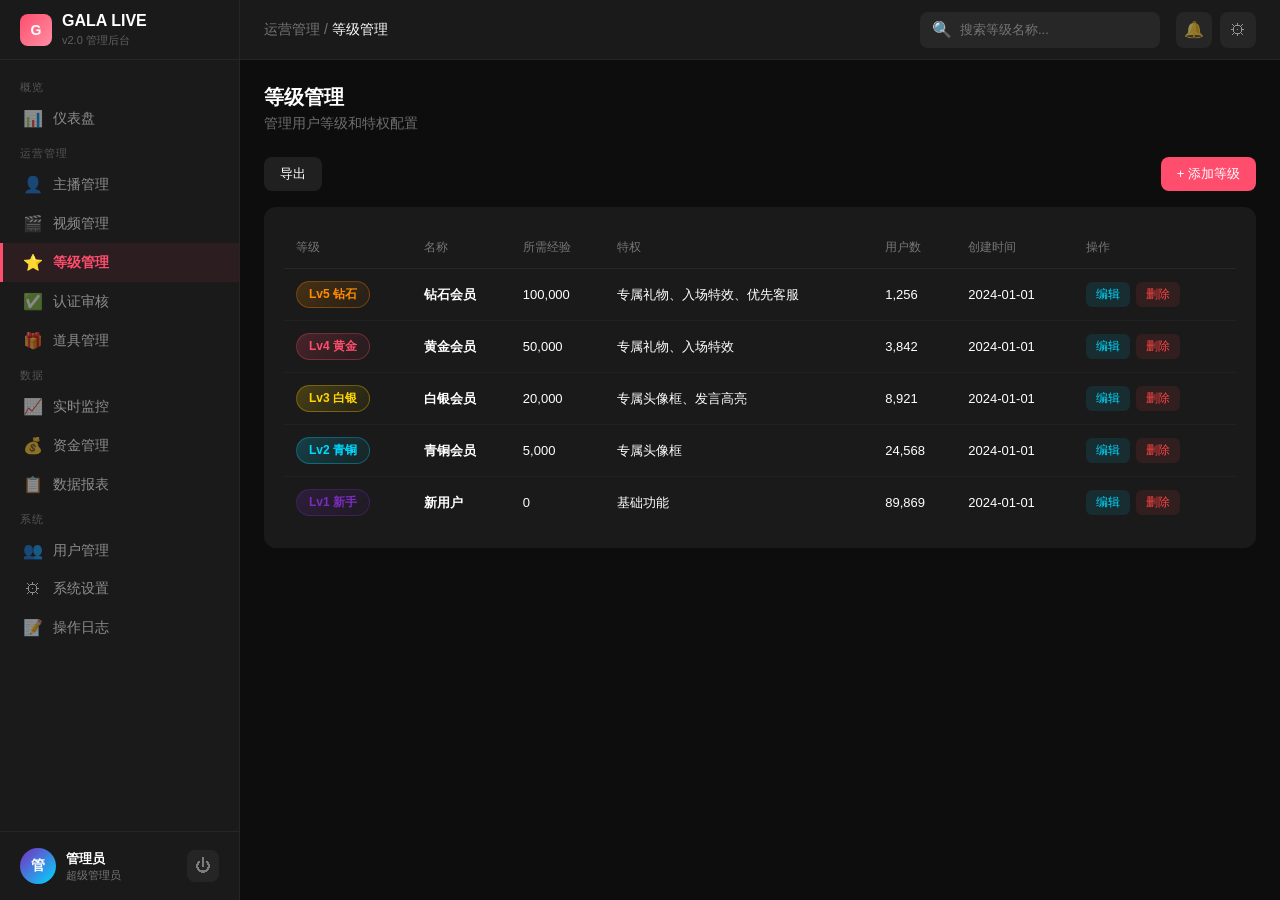
<file: level-manage.html>
﻿<!DOCTYPE html>
<html lang="zh-CN">
<head>
    <meta charset="UTF-8">
    <meta name="viewport" content="width=device-width, initial-scale=1.0">
    <title>等级管理 - GALA LIVE 后台</title>
        <link rel="stylesheet" href="css/level-manage.css">

</head>
<body>
<!-- Sidebar -->
<div class="sidebar">
    <div class="brand">
        <div class="logo">G</div>
        <div><span class="name">GALA LIVE</span><br><span class="ver">v2.0 管理后台</span></div>
    </div>
    <div class="nav">
        <div class="nav-group">概览</div>
        <div class="nav-item" onclick="navigateTo('dashboard')"><span class="icon">📊</span>仪表盘</div>
        <div class="nav-group">运营管理</div>
        <div class="nav-item" onclick="navigateTo('host-manage')"><span class="icon">👤</span>主播管理</div>
        <div class="nav-item" onclick="navigateTo('video-audit')"><span class="icon">🎬</span>视频管理</div>
        <div class="nav-item active" onclick="navigateTo('level-manage')"><span class="icon">⭐</span>等级管理</div>
        <div class="nav-item" onclick="navigateTo('certification')"><span class="icon">✅</span>认证审核</div>
        <div class="nav-item" onclick="navigateTo('gift-manage')"><span class="icon">🎁</span>道具管理</div>
        <div class="nav-group">数据</div>
        <div class="nav-item" onclick="navigateTo('monitor')"><span class="icon">📈</span>实时监控</div>
        <div class="nav-item" onclick="navigateTo('finance')"><span class="icon">💰</span>资金管理</div>
        <div class="nav-item" onclick="navigateTo('data-report')"><span class="icon">📋</span>数据报表</div>
        <div class="nav-group">系统</div>
        <div class="nav-item" onclick="navigateTo('user-manage')"><span class="icon">👥</span>用户管理</div>
        <div class="nav-item" onclick="navigateTo('settings')"><span class="icon">⚙</span>系统设置</div>
        <div class="nav-item" onclick="navigateTo('logs')"><span class="icon">📝</span>操作日志</div>
    </div>
    <div class="user-info">
        <div class="avatar" onclick="location.href='admin-profile.html'" style="cursor:pointer;" title="管理员账号">管</div>
        <div class="detail" onclick="location.href='admin-profile.html'" style="cursor:pointer;" title="管理员账号"><div class="uname">管理员</div><div class="urole">超级管理员</div></div>
        <button class="logout" onclick="location.href='login.html'">⏻</button>
    </div>
</div>
<!-- Main -->
<div class="main">
    <div class="header">
        <button class="menu-toggle" onclick="toggleSidebar()">☰</button>
        <div class="breadcrumb">运营管理 / <span>等级管理</span></div>
        <div class="search-box"><span>🔍</span><input type="text" placeholder="搜索等级名称..."></div>
        <div class="actions">
            <button class="act-btn" onclick="toggleNotify()">🔔</button>
            <button class="act-btn" onclick="toggleSettings()">⚙</button>
        </div>
        </div>
    <!-- 通知面板 -->
    <div class="hdr-panel" id="notifyPanel">
        <div class="hp-header"><div class="hp-title">消息中心</div><div class="hp-badge">3条未读</div></div>
        <div class="hp-tabs"><div class="hp-tab active" onclick="switchNotifyTab(this,'all')">通知</div><div class="hp-tab" onclick="switchNotifyTab(this,'msg')">消息</div><div class="hp-tab" onclick="switchNotifyTab(this,'todo')">待办</div></div>
        <div class="hp-list" id="notifyList">
            <div class="hp-item" onclick="navigateTo('host-manage')"><div class="hp-icon" style="background:rgba(255,77,109,0.1);">👤</div><div class="hp-content"><div class="hp-text">新主播"小甜甜"申请入驻</div><div class="hp-time">5分钟前</div></div><div class="hp-dot"></div></div>
            <div class="hp-item" onclick="navigateTo('certification')"><div class="hp-icon" style="background:rgba(0,217,255,0.1);">✅</div><div class="hp-content"><div class="hp-text">有3条新的认证申请待审核</div><div class="hp-time">30分钟前</div></div><div class="hp-dot"></div></div>
            <div class="hp-item" onclick="navigateTo('gift-manage')"><div class="hp-icon" style="background:rgba(255,215,0,0.1);">🎁</div><div class="hp-content"><div class="hp-text">道具"星空特效"库存不足</div><div class="hp-time">1小时前</div></div><div class="hp-dot"></div></div>
            <div class="hp-item"><div class="hp-icon" style="background:rgba(255,255,255,0.05);">📊</div><div class="hp-content"><div class="hp-text">系统数据日报已生成</div><div class="hp-time">2小时前</div></div></div>
            <div class="hp-item"><div class="hp-icon" style="background:rgba(255,255,255,0.05);">🔔</div><div class="hp-content"><div class="hp-text">服务器维护通知：6月15日凌晨2-4点</div><div class="hp-time">昨天</div></div></div>
        </div>
    </div>
    <div class="hdr-panel" id="securityPanel">
        <div class="hp-header"><div class="hp-title">安全中心</div></div>
        <div class="hp-menu-item" onclick="navigateTo('settings')"><span>🔐</span><span>安全设置</span></div>
        <div class="hp-menu-item" onclick="navigateTo('logs')"><span>📝</span><span>操作日志</span></div>
        <div class="hp-menu-item" onclick="location.href='admin-profile.html'"><span>👤</span><span>账号管理</span></div>
        <div class="hp-menu-item" onclick="location.href='login.html'"><span>⏻</span><span>退出登录</span></div>
    </div>
    <div class="hdr-panel" id="settingsPanel">
        <div class="hp-header"><div class="hp-title">快捷设置</div></div>
        <div class="hp-menu-item" onclick="navigateTo('settings')"><span>⚙</span><span>系统设置</span></div>
        <div class="hp-menu-item" onclick="navigateTo('user-manage')"><span>👥</span><span>用户管理</span></div>
        <div class="hp-menu-item" onclick="navigateTo('level-manage')"><span>⭐</span><span>等级管理</span></div>
    </div>
    <div class="content">
        <div class="page-title">等级管理</div>
        <div class="page-sub">管理用户等级和特权配置</div>
        <!-- Toolbar -->
        <div class="toolbar">
            <div class="toolbar-left">
                <button class="btn btn-secondary">导出</button>
            </div>
            <div class="toolbar-right">
                <button class="btn btn-primary" onclick="addLevel()">+ 添加等级</button>
            </div>
        </div>
        <!-- Table -->
        <div class="table-card">
            <table class="data-table">
                <thead><tr><th>等级</th><th>名称</th><th>所需经验</th><th>特权</th><th>用户数</th><th>创建时间</th><th>操作</th></tr></thead>
                <tbody>
                    <tr><td><span class="level-badge level-5">Lv5 钻石</span></td><td style="font-weight:600;">钻石会员</td><td>100,000</td><td>专属礼物、入场特效、优先客服</td><td>1,256</td><td>2024-01-01</td><td><button class="action-btn edit-btn">编辑</button><button class="action-btn del-btn">删除</button></td></tr>
                    <tr><td><span class="level-badge level-4">Lv4 黄金</span></td><td style="font-weight:600;">黄金会员</td><td>50,000</td><td>专属礼物、入场特效</td><td>3,842</td><td>2024-01-01</td><td><button class="action-btn edit-btn">编辑</button><button class="action-btn del-btn">删除</button></td></tr>
                    <tr><td><span class="level-badge level-3">Lv3 白银</span></td><td style="font-weight:600;">白银会员</td><td>20,000</td><td>专属头像框、发言高亮</td><td>8,921</td><td>2024-01-01</td><td><button class="action-btn edit-btn">编辑</button><button class="action-btn del-btn">删除</button></td></tr>
                    <tr><td><span class="level-badge level-2">Lv2 青铜</span></td><td style="font-weight:600;">青铜会员</td><td>5,000</td><td>专属头像框</td><td>24,568</td><td>2024-01-01</td><td><button class="action-btn edit-btn">编辑</button><button class="action-btn del-btn">删除</button></td></tr>
                    <tr><td><span class="level-badge level-1">Lv1 新手</span></td><td style="font-weight:600;">新用户</td><td>0</td><td>基础功能</td><td>89,869</td><td>2024-01-01</td><td><button class="action-btn edit-btn">编辑</button><button class="action-btn del-btn">删除</button></td></tr>
                </tbody>
            </table>
        </div>
    </div>
</div>

<!-- 添加等级弹窗 -->
<div class="lv-modal-overlay" id="levelModal">
    <div class="lv-modal">
        <div class="lv-header">
            <div class="lv-title">添加等级</div>
            <button class="lv-close" onclick="closeLevelModal()">×</button>
        </div>
        <div class="lv-body">
            <div class="lv-row">
                <div class="lv-field">
                    <label>等级编号</label>
                    <input type="number" placeholder="例如：6" id="lv-level">
                </div>
                <div class="lv-field">
                    <label>等级名称</label>
                    <input type="text" placeholder="例如：王者" id="lv-name">
                </div>
            </div>
            <div class="lv-row">
                <div class="lv-field">
                    <label>所需经验</label>
                    <input type="number" placeholder="升级所需总经验" id="lv-exp">
                </div>
                <div class="lv-field">
                    <label>等级颜色</label>
                    <select id="lv-color">
                        <option value="">请选择</option>
                        <option value="level-1">紫色 Lv1</option>
                        <option value="level-2">蓝色 Lv2</option>
                        <option value="level-3">金色 Lv3</option>
                        <option value="level-4">粉色 Lv4</option>
                        <option value="level-5">橙色 Lv5</option>
                    </select>
                </div>
            </div>
            <div class="lv-row">
                <div class="lv-field" style="flex:1">
                    <label>特权说明</label>
                    <textarea placeholder="描述等级特权" id="lv-privilege"></textarea>
                </div>
            </div>
        </div>
        <div class="lv-footer">
            <button class="btn btn-secondary" onclick="closeLevelModal()">取消</button>
            <button class="btn btn-primary" onclick="submitLevel()">确认添加</button>
        </div>
    </div>
</div>

    <script src="js/level-manage.js"></script>

</body>
</html>
</file>
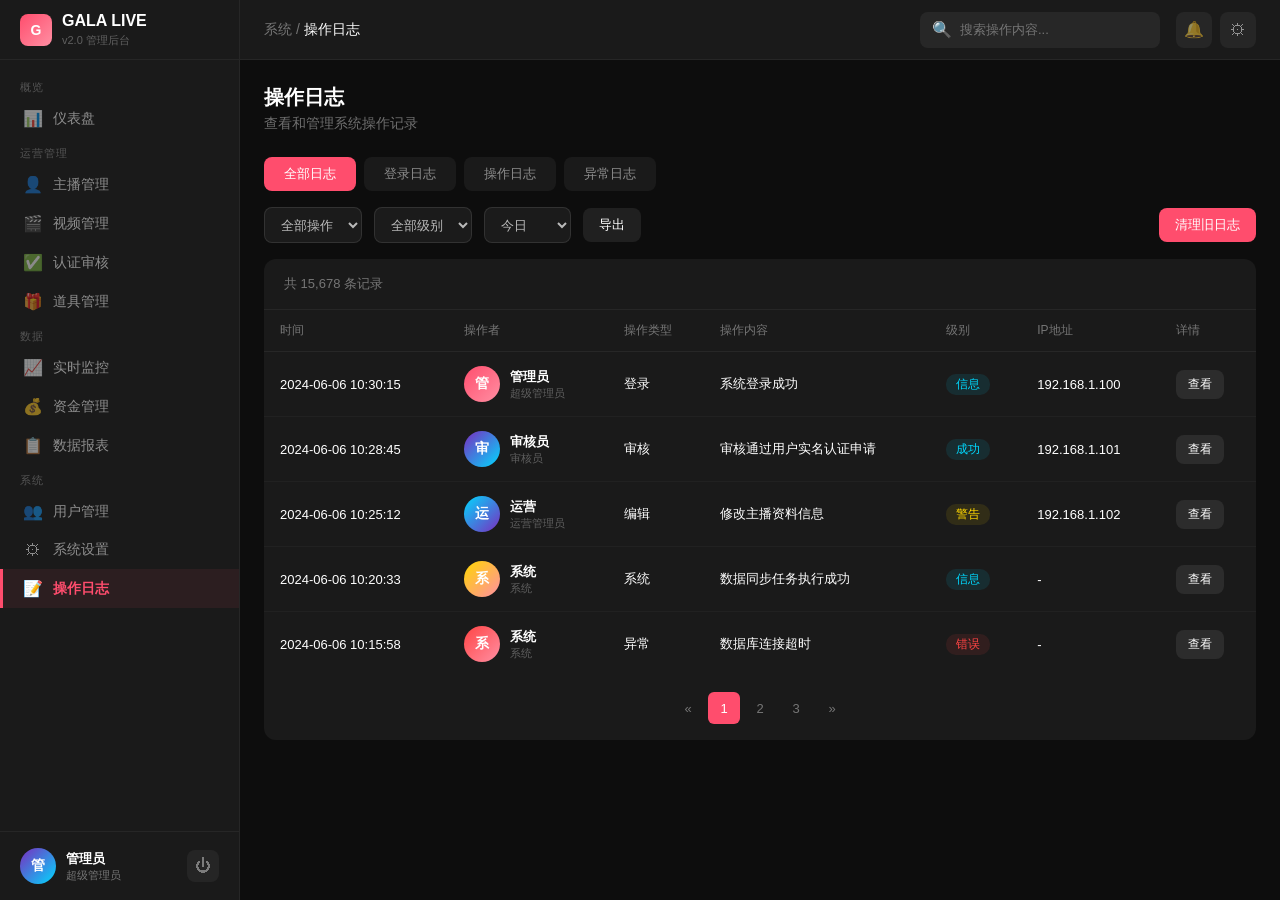
<file: logs.html>
﻿<!DOCTYPE html>
<html lang="zh-CN">
<head>
    <meta charset="UTF-8">
    <meta name="viewport" content="width=device-width, initial-scale=1.0">
    <title>操作日志 - GALA LIVE 后台</title>
        <link rel="stylesheet" href="css/logs.css">

</head>
<body>
<div class="sidebar">
    <div class="brand">
        <div class="logo">G</div>
        <div><span class="name">GALA LIVE</span><br><span class="ver">v2.0 管理后台</span></div>
    </div>
    <div class="nav">
        <div class="nav-group">概览</div>
        <div class="nav-item" onclick="navigateTo('dashboard')"><span class="icon">📊</span>仪表盘</div>
        <div class="nav-group">运营管理</div>
        <div class="nav-item" onclick="navigateTo('host-manage')"><span class="icon">👤</span>主播管理</div>
        <div class="nav-item" onclick="navigateTo('video-audit')"><span class="icon">🎬</span>视频管理</div>
        <div class="nav-item" onclick="navigateTo('certification')"><span class="icon">✅</span>认证审核</div>
        <div class="nav-item" onclick="navigateTo('gift-manage')"><span class="icon">🎁</span>道具管理</div>
        <div class="nav-group">数据</div>
        <div class="nav-item" onclick="navigateTo('monitor')"><span class="icon">📈</span>实时监控</div>
        <div class="nav-item" onclick="navigateTo('finance')"><span class="icon">💰</span>资金管理</div>
        <div class="nav-item" onclick="navigateTo('data-report')"><span class="icon">📋</span>数据报表</div>
        <div class="nav-group">系统</div>
        <div class="nav-item" onclick="navigateTo('user-manage')"><span class="icon">👥</span>用户管理</div>
        <div class="nav-item" onclick="navigateTo('settings')"><span class="icon">⚙</span>系统设置</div>
        <div class="nav-item active" onclick="navigateTo('logs')"><span class="icon">📝</span>操作日志</div>
    </div>
    <div class="user-info">
        <div class="avatar" onclick="location.href='admin-profile.html'" style="cursor:pointer;" title="管理员账号">管</div>
        <div class="detail" onclick="location.href='admin-profile.html'" style="cursor:pointer;" title="管理员账号"><div class="uname">管理员</div><div class="urole">超级管理员</div></div>
        <button class="logout" onclick="location.href='login.html'">⏻</button>
    </div>
</div>
<div class="main">
    <div class="header">
        <button class="menu-toggle" onclick="toggleSidebar()">☰</button>
        <div class="breadcrumb">系统 / <span>操作日志</span></div>
        <div class="search-box"><span>🔍</span><input type="text" placeholder="搜索操作内容..."></div>
        <div class="actions">
            <button class="act-btn" onclick="toggleNotify()">🔔</button>
            <button class="act-btn" onclick="toggleSettings()">⚙</button>
        </div>
        </div>
    <!-- 通知面板 -->
    <div class="hdr-panel" id="notifyPanel">
        <div class="hp-header"><div class="hp-title">消息中心</div><div class="hp-badge">3条未读</div></div>
        <div class="hp-tabs"><div class="hp-tab active" onclick="switchNotifyTab(this,'all')">通知</div><div class="hp-tab" onclick="switchNotifyTab(this,'msg')">消息</div><div class="hp-tab" onclick="switchNotifyTab(this,'todo')">待办</div></div>
        <div class="hp-list" id="notifyList">
            <div class="hp-item" onclick="navigateTo('host-manage')"><div class="hp-icon" style="background:rgba(255,77,109,0.1);">👤</div><div class="hp-content"><div class="hp-text">新主播"小甜甜"申请入驻</div><div class="hp-time">5分钟前</div></div><div class="hp-dot"></div></div>
            <div class="hp-item" onclick="navigateTo('certification')"><div class="hp-icon" style="background:rgba(0,217,255,0.1);">✅</div><div class="hp-content"><div class="hp-text">有3条新的认证申请待审核</div><div class="hp-time">30分钟前</div></div><div class="hp-dot"></div></div>
            <div class="hp-item" onclick="navigateTo('gift-manage')"><div class="hp-icon" style="background:rgba(255,215,0,0.1);">🎁</div><div class="hp-content"><div class="hp-text">道具"星空特效"库存不足</div><div class="hp-time">1小时前</div></div><div class="hp-dot"></div></div>
            <div class="hp-item"><div class="hp-icon" style="background:rgba(255,255,255,0.05);">📊</div><div class="hp-content"><div class="hp-text">系统数据日报已生成</div><div class="hp-time">2小时前</div></div></div>
            <div class="hp-item"><div class="hp-icon" style="background:rgba(255,255,255,0.05);">🔔</div><div class="hp-content"><div class="hp-text">服务器维护通知：6月15日凌晨2-4点</div><div class="hp-time">昨天</div></div></div>
        </div>
    </div>
    <div class="hdr-panel" id="securityPanel">
        <div class="hp-header"><div class="hp-title">安全中心</div></div>
        <div class="hp-menu-item" onclick="navigateTo('settings')"><span>🔐</span><span>安全设置</span></div>
        <div class="hp-menu-item" onclick="navigateTo('logs')"><span>📝</span><span>操作日志</span></div>
        <div class="hp-menu-item" onclick="location.href='admin-profile.html'"><span>👤</span><span>账号管理</span></div>
        <div class="hp-menu-item" onclick="location.href='login.html'"><span>⏻</span><span>退出登录</span></div>
    </div>
    <div class="hdr-panel" id="settingsPanel">
        <div class="hp-header"><div class="hp-title">快捷设置</div></div>
        <div class="hp-menu-item" onclick="navigateTo('settings')"><span>⚙</span><span>系统设置</span></div>
        <div class="hp-menu-item" onclick="navigateTo('user-manage')"><span>👥</span><span>用户管理</span></div>
        <div class="hp-menu-item" onclick="navigateTo('level-manage')"><span>⭐</span><span>等级管理</span></div>
    </div>
    <div class="content">
        <div class="page-title">操作日志</div>
        <div class="page-sub">查看和管理系统操作记录</div>
        
        <div class="tabs">
            <div class="tab active">全部日志</div>
            <div class="tab">登录日志</div>
            <div class="tab">操作日志</div>
            <div class="tab">异常日志</div>
        </div>
        
        <div class="toolbar">
            <div class="toolbar-left">
                <select class="filter-select"><option>全部操作</option><option>登录</option><option>编辑</option><option>删除</option><option>审核</option></select>
                <select class="filter-select"><option>全部级别</option><option>信息</option><option>警告</option><option>错误</option></select>
                <select class="filter-select"><option>今日</option><option>昨日</option><option>近7天</option><option>近30天</option></select>
                <button class="btn btn-secondary">导出</button>
            </div>
            <div class="toolbar-right">
                <button class="btn btn-primary">清理旧日志</button>
            </div>
        </div>
        
        <div class="table-card">
            <div class="table-header">
                <div class="count">共 15,678 条记录</div>
            </div>
            <table class="data-table">
                <thead>
                    <tr>
                        <th>时间</th>
                        <th>操作者</th>
                        <th>操作类型</th>
                        <th>操作内容</th>
                        <th>级别</th>
                        <th>IP地址</th>
                        <th>详情</th>
                    </tr>
                </thead>
                <tbody>
                    <tr>
                        <td>2024-06-06 10:30:15</td>
                        <td><div class="user-cell"><div class="u-avatar" style="background:linear-gradient(135deg,#FF4D6D,#FF8FA3);">管</div><div><div class="u-name">管理员</div><div class="u-role">超级管理员</div></div></div></td>
                        <td>登录</td>
                        <td>系统登录成功</td>
                        <td><span class="level-tag info">信息</span></td>
                        <td>192.168.1.100</td>
                        <td><button class="btn btn-secondary" style="padding:6px 12px;font-size:12px;">查看</button></td>
                    </tr>
                    <tr>
                        <td>2024-06-06 10:28:45</td>
                        <td><div class="user-cell"><div class="u-avatar" style="background:linear-gradient(135deg,#7B2CBF,#00D9FF);">审</div><div><div class="u-name">审核员</div><div class="u-role">审核员</div></div></div></td>
                        <td>审核</td>
                        <td>审核通过用户实名认证申请</td>
                        <td><span class="level-tag success">成功</span></td>
                        <td>192.168.1.101</td>
                        <td><button class="btn btn-secondary" style="padding:6px 12px;font-size:12px;">查看</button></td>
                    </tr>
                    <tr>
                        <td>2024-06-06 10:25:12</td>
                        <td><div class="user-cell"><div class="u-avatar" style="background:linear-gradient(135deg,#00D9FF,#7B2CBF);">运</div><div><div class="u-name">运营</div><div class="u-role">运营管理员</div></div></div></td>
                        <td>编辑</td>
                        <td>修改主播资料信息</td>
                        <td><span class="level-tag warning">警告</span></td>
                        <td>192.168.1.102</td>
                        <td><button class="btn btn-secondary" style="padding:6px 12px;font-size:12px;">查看</button></td>
                    </tr>
                    <tr>
                        <td>2024-06-06 10:20:33</td>
                        <td><div class="user-cell"><div class="u-avatar" style="background:linear-gradient(135deg,#FFD700,#FF8FA3);">系</div><div><div class="u-name">系统</div><div class="u-role">系统</div></div></div></td>
                        <td>系统</td>
                        <td>数据同步任务执行成功</td>
                        <td><span class="level-tag info">信息</span></td>
                        <td>-</td>
                        <td><button class="btn btn-secondary" style="padding:6px 12px;font-size:12px;">查看</button></td>
                    </tr>
                    <tr>
                        <td>2024-06-06 10:15:58</td>
                        <td><div class="user-cell"><div class="u-avatar" style="background:linear-gradient(135deg,#FF4444,#FF8FA3);">系</div><div><div class="u-name">系统</div><div class="u-role">系统</div></div></div></td>
                        <td>异常</td>
                        <td>数据库连接超时</td>
                        <td><span class="level-tag danger">错误</span></td>
                        <td>-</td>
                        <td><button class="btn btn-secondary" style="padding:6px 12px;font-size:12px;">查看</button></td>
                    </tr>
                </tbody>
            </table>
            <div class="pagination">
                <button class="page-btn">«</button>
                <button class="page-btn active">1</button>
                <button class="page-btn">2</button>
                <button class="page-btn">3</button>
                <button class="page-btn">»</button>
            </div>
        </div>
    </div>
</div>

    <script src="js/logs.js"></script>

</body>
</html>
</file>
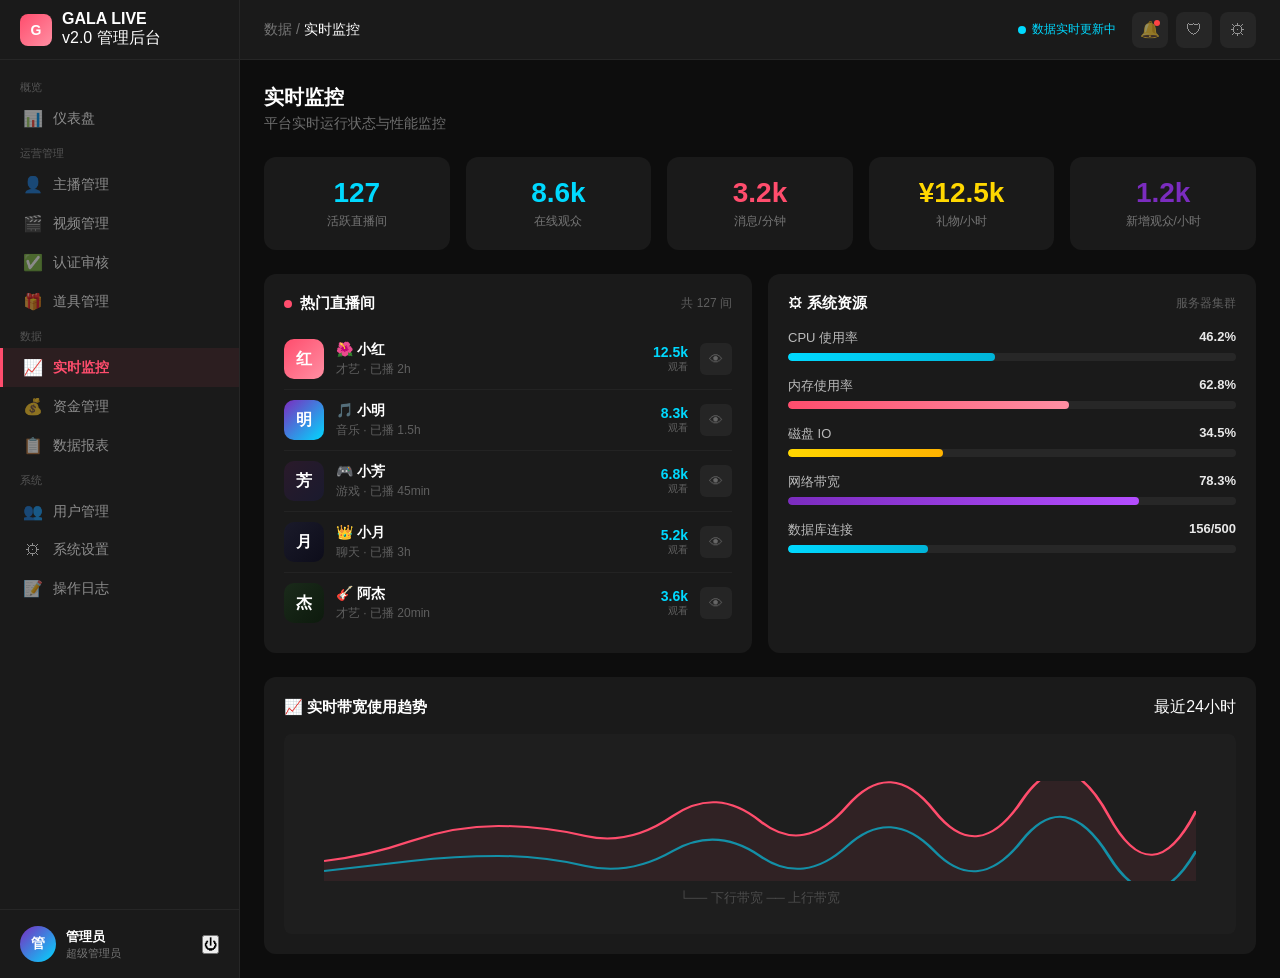
<file: monitor.html>
<!DOCTYPE html>
<html lang="zh-CN">
<head>
    <meta charset="UTF-8">
    <meta name="viewport" content="width=device-width, initial-scale=1.0">
    <title>实时监控 - GALA LIVE 后台</title>
        <link rel="stylesheet" href="css/monitor.css">

</head>
<body>
<div class="sidebar">
    <div class="brand"><div class="logo">G</div><div><span class="name">GALA LIVE</span><br><span class="ver">v2.0 管理后台</span></div></div>
    <div class="nav">
        <div class="nav-group">概览</div>
        <div class="nav-item" onclick="navigateTo('dashboard')"><span class="icon">📊</span>仪表盘</div>
        <div class="nav-group">运营管理</div>
        <div class="nav-item" onclick="navigateTo('host-manage')"><span class="icon">👤</span>主播管理</div>
        <div class="nav-item" onclick="navigateTo('video-audit')"><span class="icon">🎬</span>视频管理</div>
        <div class="nav-item" onclick="navigateTo('certification')"><span class="icon">✅</span>认证审核</div>
        <div class="nav-item" onclick="navigateTo('gift-manage')"><span class="icon">🎁</span>道具管理</div>
        <div class="nav-group">数据</div>
        <div class="nav-item active" onclick="navigateTo('monitor')"><span class="icon">📈</span>实时监控</div>
        <div class="nav-item" onclick="navigateTo('finance')"><span class="icon">💰</span>资金管理</div>
        <div class="nav-item" onclick="navigateTo('data-report')"><span class="icon">📋</span>数据报表</div>
        <div class="nav-group">系统</div>
        <div class="nav-item" onclick="navigateTo('user-manage')"><span class="icon">👥</span>用户管理</div>
        <div class="nav-item" onclick="navigateTo('settings')"><span class="icon">⚙</span>系统设置</div>
        <div class="nav-item" onclick="navigateTo('logs')"><span class="icon">📝</span>操作日志</div>
    </div>
    <div class="user-info"><div class="avatar" onclick="location.href='admin-profile.html'" style="cursor:pointer;" title="管理员账号">管</div><div class="detail"><div class="uname">管理员</div><div class="urole">超级管理员</div></div><button class="logout" onclick="location.href='login.html'">⏻</button></div>
</div>
<div class="main">
    <div class="header">
        <button class="menu-toggle" onclick="toggleSidebar()">☰</button>
        <div class="breadcrumb">数据 / <span>实时监控</span></div>
        <div class="live-indicator"><span class="dot"></span> 数据实时更新中</div>
        <div class="actions"><button class="act-btn" onclick="toggleNotify()">🔔<span class="dot"></span></button><button class="act-btn" onclick="toggleSecurity()">🛡</button><button class="act-btn" onclick="toggleSettings()">⚙</button></div>
        </div>
    <!-- 通知面板 -->
    <div class="hdr-panel" id="notifyPanel">
        <div class="hp-header"><div class="hp-title">消息中心</div><div class="hp-badge">3条未读</div></div>
        <div class="hp-tabs"><div class="hp-tab active" onclick="switchNotifyTab(this,'all')">通知</div><div class="hp-tab" onclick="switchNotifyTab(this,'msg')">消息</div><div class="hp-tab" onclick="switchNotifyTab(this,'todo')">待办</div></div>
        <div class="hp-list" id="notifyList">
            <div class="hp-item" onclick="navigateTo('host-manage')"><div class="hp-icon" style="background:rgba(255,77,109,0.1);">👤</div><div class="hp-content"><div class="hp-text">新主播"小甜甜"申请入驻</div><div class="hp-time">5分钟前</div></div><div class="hp-dot"></div></div>
            <div class="hp-item" onclick="navigateTo('certification')"><div class="hp-icon" style="background:rgba(0,217,255,0.1);">✅</div><div class="hp-content"><div class="hp-text">有3条新的认证申请待审核</div><div class="hp-time">30分钟前</div></div><div class="hp-dot"></div></div>
            <div class="hp-item" onclick="navigateTo('gift-manage')"><div class="hp-icon" style="background:rgba(255,215,0,0.1);">🎁</div><div class="hp-content"><div class="hp-text">道具"星空特效"库存不足</div><div class="hp-time">1小时前</div></div><div class="hp-dot"></div></div>
            <div class="hp-item"><div class="hp-icon" style="background:rgba(255,255,255,0.05);">📊</div><div class="hp-content"><div class="hp-text">系统数据日报已生成</div><div class="hp-time">2小时前</div></div></div>
            <div class="hp-item"><div class="hp-icon" style="background:rgba(255,255,255,0.05);">🔔</div><div class="hp-content"><div class="hp-text">服务器维护通知：6月15日凌晨2-4点</div><div class="hp-time">昨天</div></div></div>
        </div>
    </div>
    <div class="hdr-panel" id="securityPanel">
        <div class="hp-header"><div class="hp-title">安全中心</div></div>
        <div class="hp-menu-item" onclick="navigateTo('settings')"><span>🔐</span><span>安全设置</span></div>
        <div class="hp-menu-item" onclick="navigateTo('logs')"><span>📝</span><span>操作日志</span></div>
        <div class="hp-menu-item" onclick="location.href='admin-profile.html'"><span>👤</span><span>账号管理</span></div>
        <div class="hp-menu-item" onclick="location.href='login.html'"><span>⏻</span><span>退出登录</span></div>
    </div>
    <div class="hdr-panel" id="settingsPanel">
        <div class="hp-header"><div class="hp-title">快捷设置</div></div>
        <div class="hp-menu-item" onclick="navigateTo('settings')"><span>⚙</span><span>系统设置</span></div>
        <div class="hp-menu-item" onclick="navigateTo('user-manage')"><span>👥</span><span>用户管理</span></div>
        <div class="hp-menu-item" onclick="navigateTo('level-manage')"><span>⭐</span><span>等级管理</span></div>
    </div>
    <div class="content">
        <div class="page-title">实时监控</div>
        <div class="page-sub">平台实时运行状态与性能监控</div>
        <div class="monitor-stats">
            <div class="mstat"><div class="num green">127</div><div class="label">活跃直播间</div></div>
            <div class="mstat"><div class="num green">8.6k</div><div class="label">在线观众</div></div>
            <div class="mstat"><div class="num pink">3.2k</div><div class="label">消息/分钟</div></div>
            <div class="mstat"><div class="num gold">¥12.5k</div><div class="label">礼物/小时</div></div>
            <div class="mstat"><div class="num purple">1.2k</div><div class="label">新增观众/小时</div></div>
        </div>
        <div class="monitor-grid">
            <div class="monitor-card">
                <div class="card-header"><span class="card-title"><span class="live-dot"></span> 热门直播间</span><span class="count">共 127 间</span></div>
                <div class="stream-item">
                    <div class="s-avatar" style="background:linear-gradient(135deg,#FF4D6D,#FF8FA3);">红</div>
                    <div class="s-info"><div class="s-name">🌺 小红</div><div class="s-meta">才艺 · 已播 2h</div></div>
                    <div class="s-stats"><div class="s-viewers">12.5k</div><div class="s-label">观看</div></div>
                    <button class="s-action">👁</button>
                </div>
                <div class="stream-item">
                    <div class="s-avatar" style="background:linear-gradient(135deg,#7B2CBF,#00D9FF);">明</div>
                    <div class="s-info"><div class="s-name">🎵 小明</div><div class="s-meta">音乐 · 已播 1.5h</div></div>
                    <div class="s-stats"><div class="s-viewers">8.3k</div><div class="s-label">观看</div></div>
                    <button class="s-action">👁</button>
                </div>
                <div class="stream-item">
                    <div class="s-avatar" style="background:linear-gradient(135deg,#2A1A2A,#1A1A2E);">芳</div>
                    <div class="s-info"><div class="s-name">🎮 小芳</div><div class="s-meta">游戏 · 已播 45min</div></div>
                    <div class="s-stats"><div class="s-viewers">6.8k</div><div class="s-label">观看</div></div>
                    <button class="s-action">👁</button>
                </div>
                <div class="stream-item">
                    <div class="s-avatar" style="background:linear-gradient(135deg,#1A1A2A,#0D0D1A);">月</div>
                    <div class="s-info"><div class="s-name">👑 小月</div><div class="s-meta">聊天 · 已播 3h</div></div>
                    <div class="s-stats"><div class="s-viewers">5.2k</div><div class="s-label">观看</div></div>
                    <button class="s-action">👁</button>
                </div>
                <div class="stream-item">
                    <div class="s-avatar" style="background:linear-gradient(135deg,#1A2A1A,#0D1A0D);">杰</div>
                    <div class="s-info"><div class="s-name">🎸 阿杰</div><div class="s-meta">才艺 · 已播 20min</div></div>
                    <div class="s-stats"><div class="s-viewers">3.6k</div><div class="s-label">观看</div></div>
                    <button class="s-action">👁</button>
                </div>
            </div>
            <div class="monitor-card">
                <div class="card-header"><span class="card-title">⚙ 系统资源</span><span class="count">服务器集群</span></div>
                <div class="resource-item"><div class="r-header"><span class="r-name">CPU 使用率</span><span class="r-val">46.2%</span></div><div class="progress-bar"><div class="fill green" style="width:46.2%;"></div></div></div>
                <div class="resource-item"><div class="r-header"><span class="r-name">内存使用率</span><span class="r-val">62.8%</span></div><div class="progress-bar"><div class="fill pink" style="width:62.8%;"></div></div></div>
                <div class="resource-item"><div class="r-header"><span class="r-name">磁盘 IO</span><span class="r-val">34.5%</span></div><div class="progress-bar"><div class="fill gold" style="width:34.5%;"></div></div></div>
                <div class="resource-item"><div class="r-header"><span class="r-name">网络带宽</span><span class="r-val">78.3%</span></div><div class="progress-bar"><div class="fill purple" style="width:78.3%;"></div></div></div>
                <div class="resource-item"><div class="r-header"><span class="r-name">数据库连接</span><span class="r-val">156/500</span></div><div class="progress-bar"><div class="fill green" style="width:31.2%;"></div></div></div>
            </div>
        </div>
        <div class="monitor-full">
            <div class="card-header"><span class="card-title">📈 实时带宽使用趋势</span><span>最近24小时</span></div>
            <div class="bandwidth-chart">
                <div class="line-area">
                    <svg class="line-svg" viewBox="0 0 600 100" preserveAspectRatio="none">
                        <path d="M0,80 Q30,75 60,60 T120,45 T180,55 T240,35 T300,40 T360,25 T420,30 T480,20 T540,35 T600,30" fill="none" stroke="#FF4D6D" stroke-width="2"/>
                        <path d="M0,80 Q30,75 60,60 T120,45 T180,55 T240,35 T300,40 T360,25 T420,30 T480,20 T540,35 T600,30 L600,100 L0,100 Z" fill="rgba(255,77,109,0.08)"/>
                        <path d="M0,90 Q30,85 60,80 T120,75 T180,85 T240,70 T300,75 T360,65 T420,70 T480,60 T540,75 T600,70" fill="none" stroke="#00D9FF" stroke-width="2" opacity="0.6"/>
                    </svg>
                </div>
                <span style="font-size:13px;color:rgba(255,255,255,0.2);">└── 下行带宽 ── 上行带宽</span>
            </div>
        </div>
    </div>
</div>
    <script src="js/monitor.js"></script>

</body>
</html>
</file>
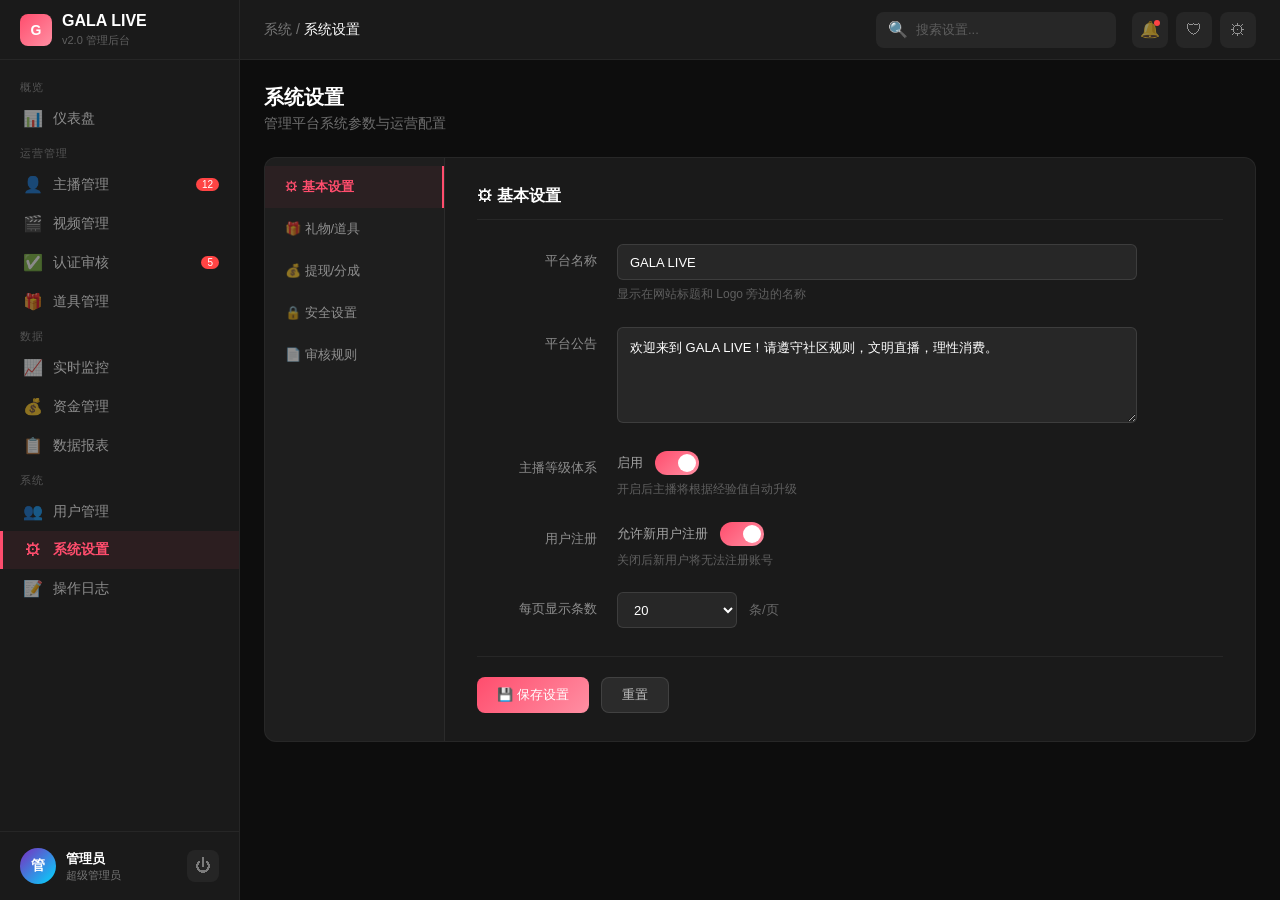
<file: settings.html>
﻿<!DOCTYPE html>
<html lang="zh-CN">
<head>
    <meta charset="UTF-8">
    <meta name="viewport" content="width=device-width, initial-scale=1.0">
    <title>系统设置 - GALA LIVE 后台</title>
        <link rel="stylesheet" href="css/settings.css">

</head>
<body>

<!-- ===== 侧边栏 ===== -->
<div class="sidebar">
    <div class="brand">
        <div class="logo">G</div>
        <div><span class="name">GALA LIVE</span><br><span class="ver">v2.0 管理后台</span></div>
    </div>
    <div class="nav">
        <div class="nav-group">概览</div>
        <div class="nav-item" onclick="navigateTo('dashboard')"><span class="icon">📊</span>仪表盘</div>
        <div class="nav-group">运营管理</div>
        <div class="nav-item" onclick="navigateTo('host-manage')"><span class="icon">👤</span>主播管理 <span class="badge">12</span></div>
        <div class="nav-item" onclick="navigateTo('video-audit')"><span class="icon">🎬</span>视频管理</div>
        <div class="nav-item" onclick="navigateTo('certification')"><span class="icon">✅</span>认证审核 <span class="badge">5</span></div>
        <div class="nav-item" onclick="navigateTo('gift-manage')"><span class="icon">🎁</span>道具管理</div>
        <div class="nav-group">数据</div>
        <div class="nav-item" onclick="navigateTo('monitor')"><span class="icon">📈</span>实时监控</div>
        <div class="nav-item" onclick="navigateTo('finance')"><span class="icon">💰</span>资金管理</div>
        <div class="nav-item" onclick="navigateTo('data-report')"><span class="icon">📋</span>数据报表</div>
        <div class="nav-group">系统</div>
        <div class="nav-item" onclick="navigateTo('user-manage')"><span class="icon">👥</span>用户管理</div>
        <div class="nav-item active" onclick="navigateTo('settings')"><span class="icon">⚙</span>系统设置</div>
        <div class="nav-item" onclick="navigateTo('logs')"><span class="icon">📝</span>操作日志</div>
    </div>
    <div class="user-info">
        <div class="avatar" onclick="location.href='admin-profile.html'" style="cursor:pointer;" title="管理员账号">管</div>
        <div class="detail" onclick="location.href='admin-profile.html'" style="cursor:pointer;" title="管理员账号"><div class="uname">管理员</div><div class="urole">超级管理员</div></div>
        <button class="logout" onclick="location.href='login.html'">⏻</button>
    </div>
</div>

<!-- ===== 主内容 ===== -->
<div class="main">
    <!-- 顶部栏 -->
    <div class="header">
        <button class="menu-toggle" onclick="toggleSidebar()">☰</button>
        <div class="breadcrumb">系统 / <span>系统设置</span></div>
        <div class="search-box"><span>🔍</span><input type="text" placeholder="搜索设置..."></div>
        <div class="actions">
            <button class="act-btn" onclick="toggleNotify()">🔔<span class="dot"></span></button>
            <button class="act-btn" onclick="toggleSecurity()">🛡</button>
            <button class="act-btn" onclick="toggleSettings()">⚙</button>
        </div>
    </div>
    <!-- 通知面板 -->
    <div class="hdr-panel" id="notifyPanel">
        <div class="hp-header"><div class="hp-title">消息中心</div><div class="hp-badge">3条未读</div></div>
        <div class="hp-tabs"><div class="hp-tab active" onclick="switchNotifyTab(this,'all')">通知</div><div class="hp-tab" onclick="switchNotifyTab(this,'msg')">消息</div><div class="hp-tab" onclick="switchNotifyTab(this,'todo')">待办</div></div>
        <div class="hp-list" id="notifyList">
            <div class="hp-item" onclick="navigateTo('host-manage')"><div class="hp-icon" style="background:rgba(255,77,109,0.1);">👤</div><div class="hp-content"><div class="hp-text">新主播"小甜甜"申请入驻</div><div class="hp-time">5分钟前</div></div><div class="hp-dot"></div></div>
            <div class="hp-item" onclick="navigateTo('certification')"><div class="hp-icon" style="background:rgba(0,217,255,0.1);">✅</div><div class="hp-content"><div class="hp-text">有3条新的认证申请待审核</div><div class="hp-time">30分钟前</div></div><div class="hp-dot"></div></div>
            <div class="hp-item" onclick="navigateTo('gift-manage')"><div class="hp-icon" style="background:rgba(255,215,0,0.1);">🎁</div><div class="hp-content"><div class="hp-text">道具"星空特效"库存不足</div><div class="hp-time">1小时前</div></div><div class="hp-dot"></div></div>
            <div class="hp-item"><div class="hp-icon" style="background:rgba(255,255,255,0.05);">📊</div><div class="hp-content"><div class="hp-text">系统数据日报已生成</div><div class="hp-time">2小时前</div></div></div>
            <div class="hp-item"><div class="hp-icon" style="background:rgba(255,255,255,0.05);">🔔</div><div class="hp-content"><div class="hp-text">服务器维护通知：6月15日凌晨2-4点</div><div class="hp-time">昨天</div></div></div>
        </div>
    </div>
    <div class="hdr-panel" id="securityPanel">
        <div class="hp-header"><div class="hp-title">安全中心</div></div>
        <div class="hp-menu-item" onclick="navigateTo('settings')"><span>🔐</span><span>安全设置</span></div>
        <div class="hp-menu-item" onclick="navigateTo('logs')"><span>📝</span><span>操作日志</span></div>
        <div class="hp-menu-item" onclick="location.href='admin-profile.html'"><span>👤</span><span>账号管理</span></div>
        <div class="hp-menu-item" onclick="location.href='login.html'"><span>⏻</span><span>退出登录</span></div>
    </div>
    <div class="hdr-panel" id="settingsPanel">
        <div class="hp-header"><div class="hp-title">快捷设置</div></div>
        <div class="hp-menu-item" onclick="navigateTo('settings')"><span>⚙</span><span>系统设置</span></div>
        <div class="hp-menu-item" onclick="navigateTo('user-manage')"><span>👥</span><span>用户管理</span></div>
        <div class="hp-menu-item" onclick="navigateTo('level-manage')"><span>⭐</span><span>等级管理</span></div>
    </div>

    <!-- 内容 -->
    <div class="content">
        <div class="page-title">系统设置</div>
        <div class="page-sub">管理平台系统参数与运营配置</div>

        <div class="settings-layout">
            <!-- 左侧标签 -->
            <div class="settings-tabs">
                <div class="settings-tab active" onclick="switchTab(this,0)">⚙ 基本设置</div>
                <div class="settings-tab" onclick="switchTab(this,1)">🎁 礼物/道具</div>
                <div class="settings-tab" onclick="switchTab(this,2)">💰 提现/分成</div>
                <div class="settings-tab" onclick="switchTab(this,3)">🔒 安全设置</div>
                <div class="settings-tab" onclick="switchTab(this,4)">📄 审核规则</div>
            </div>

            <!-- ===== 面板0：基本设置 ===== -->
            <div class="settings-panel" id="panel0">
                <h3>⚙ 基本设置</h3>

                <div class="form-group">
                    <span class="form-label">平台名称</span>
                    <div class="form-control">
                        <input type="text" value="GALA LIVE" placeholder="请输入平台名称">
                        <div class="desc">显示在网站标题和 Logo 旁边的名称</div>
                    </div>
                </div>
                <div class="form-group">
                    <span class="form-label">平台公告</span>
                    <div class="form-control">
                        <textarea placeholder="请输入平台公告内容...">欢迎来到 GALA LIVE！请遵守社区规则，文明直播，理性消费。</textarea>
                    </div>
                </div>
                <div class="form-group">
                    <span class="form-label">主播等级体系</span>
                    <div class="form-control">
                        <div class="inline-controls">
                            <label>启用</label>
                            <label class="switch"><input type="checkbox" checked><span class="slider"></span></label>
                        </div>
                        <div class="desc">开启后主播将根据经验值自动升级</div>
                    </div>
                </div>
                <div class="form-group">
                    <span class="form-label">用户注册</span>
                    <div class="form-control">
                        <div class="inline-controls">
                            <label>允许新用户注册</label>
                            <label class="switch"><input type="checkbox" checked><span class="slider"></span></label>
                        </div>
                        <div class="desc">关闭后新用户将无法注册账号</div>
                    </div>
                </div>
                <div class="form-group">
                    <span class="form-label">每页显示条数</span>
                    <div class="form-control">
                        <div class="inline-controls">
                            <select class="w-120"><option>10</option><option selected>20</option><option>30</option><option>50</option></select>
                            <span class="unit">条/页</span>
                        </div>
                    </div>
                </div>

                <div class="btn-group">
                    <button class="btn btn-primary" onclick="showToast('基本设置已保存')">💾 保存设置</button>
                    <button class="btn btn-secondary" onclick="showToast('已重置')">重置</button>
                </div>
            </div>

            <!-- ===== 面板1：礼物/道具 ===== -->
            <div class="settings-panel hidden" id="panel1">
                <h3>🎁 礼物/道具设置</h3>

                <div class="form-group">
                    <span class="form-label">钻石兑换比例</span>
                    <div class="form-control">
                        <div class="inline-controls">
                            <input type="number" value="100" class="w-80">
                            <span class="unit">钻石 = ¥</span>
                            <input type="number" value="10" class="w-80">
                            <span class="unit">元</span>
                        </div>
                        <div class="desc">即 10 钻石 = 1 元</div>
                    </div>
                </div>
                <div class="form-group">
                    <span class="form-label">礼物审核</span>
                    <div class="form-control">
                        <div class="inline-controls">
                            <label>新礼物需要审核上架</label>
                            <label class="switch"><input type="checkbox" checked><span class="slider"></span></label>
                        </div>
                        <div class="desc">开启后新创建的礼物道具需要审核才能上架</div>
                    </div>
                </div>
                <div class="form-group">
                    <span class="form-label">礼物特效</span>
                    <div class="form-control">
                        <div class="inline-controls">
                            <label>全屏特效</label>
                            <label class="switch"><input type="checkbox" checked><span class="slider"></span></label>
                        </div>
                        <div class="desc">礼物价值超过 500 钻石时触发全屏特效</div>
                    </div>
                </div>
                <div class="form-group">
                    <span class="form-label">弹幕效果</span>
                    <div class="form-control">
                        <div class="inline-controls">
                            <label>弹幕礼物动效</label>
                            <label class="switch"><input type="checkbox"><span class="slider"></span></label>
                        </div>
                        <div class="desc">赠送礼物时在弹幕区显示动效</div>
                    </div>
                </div>

                <div class="btn-group">
                    <button class="btn btn-primary" onclick="showToast('礼物设置已保存')">💾 保存设置</button>
                    <button class="btn btn-secondary" onclick="showToast('已重置')">重置</button>
                </div>
            </div>

            <!-- ===== 面板2：提现/分成 ===== -->
            <div class="settings-panel hidden" id="panel2">
                <h3>💰 提现/分成设置</h3>

                <div class="form-group">
                    <span class="form-label">主播分成比例</span>
                    <div class="form-control">
                        <div class="inline-controls">
                            <input type="number" value="50" class="w-80"><span class="unit">%</span>
                        </div>
                        <div class="desc">主播获得礼物收益的比例，平台收取剩余部分</div>
                    </div>
                </div>
                <div class="form-group">
                    <span class="form-label">提现门槛</span>
                    <div class="form-control">
                        <div class="inline-controls">
                            <span class="unit">¥</span>
                            <input type="number" value="100" class="w-120">
                        </div>
                        <div class="desc">主播最低可提现金额</div>
                    </div>
                </div>
                <div class="form-group">
                    <span class="form-label">提现手续费</span>
                    <div class="form-control">
                        <div class="inline-controls">
                            <input type="number" value="2" class="w-80"><span class="unit">%</span>
                        </div>
                        <div class="desc">每笔提现收取的手续费比例</div>
                    </div>
                </div>
                <div class="form-group">
                    <span class="form-label">提现冻结期</span>
                    <div class="form-control">
                        <div class="inline-controls">
                            <input type="number" value="7" class="w-80"><span class="unit">天</span>
                        </div>
                        <div class="desc">礼物收益到账后需等待 N 天才能提现</div>
                    </div>
                </div>
                <div class="form-group">
                    <span class="form-label">结算周期</span>
                    <div class="form-control">
                        <div class="inline-controls">
                            <select class="w-150">
                                <option selected>每月 1 日</option>
                                <option>每月 15 日</option>
                                <option>每周一</option>
                                <option>每日结算</option>
                            </select>
                        </div>
                        <div class="desc">平台与主播的收益结算日期</div>
                    </div>
                </div>

                <div class="btn-group">
                    <button class="btn btn-primary" onclick="showToast('分成设置已保存')">💾 保存设置</button>
                    <button class="btn btn-secondary" onclick="showToast('已重置')">重置</button>
                </div>
            </div>

            <!-- ===== 面板3：安全设置 ===== -->
            <div class="settings-panel hidden" id="panel3">
                <h3>🔒 安全设置</h3>

                <div class="form-group">
                    <span class="form-label">双因素认证</span>
                    <div class="form-control">
                        <div class="inline-controls">
                            <label>强制管理员使用 TOTP</label>
                            <label class="switch"><input type="checkbox"><span class="slider"></span></label>
                        </div>
                        <div class="desc">开启后所有管理员登录需要 TOTP 验证码</div>
                    </div>
                </div>
                <div class="form-group">
                    <span class="form-label">登录超时</span>
                    <div class="form-control">
                        <div class="inline-controls">
                            <select class="w-150">
                                <option>15 分钟</option>
                                <option selected>30 分钟</option>
                                <option>1 小时</option>
                                <option>2 小时</option>
                                <option>8 小时</option>
                            </select>
                        </div>
                        <div class="desc">登录后无操作自动登出时间</div>
                    </div>
                </div>
                <div class="form-group">
                    <span class="form-label">登录失败锁定</span>
                    <div class="form-control">
                        <div class="inline-controls">
                            <input type="number" value="5" class="w-60">
                            <span class="unit">次失败后锁定</span>
                            <input type="number" value="30" class="w-60">
                            <span class="unit">分钟</span>
                        </div>
                        <div class="desc">连续登录失败达到次数后账号将被临时锁定</div>
                    </div>
                </div>
                <div class="form-group">
                    <span class="form-label">密码策略</span>
                    <div class="form-control">
                        <div class="inline-controls">
                            <label>要求强密码（大小写+数字+特殊字符）</label>
                            <label class="switch"><input type="checkbox" checked><span class="slider"></span></label>
                        </div>
                        <div class="desc">开启后新密码必须符合强度要求</div>
                    </div>
                </div>
                <div class="form-group">
                    <span class="form-label">IP 白名单</span>
                    <div class="form-control">
                        <textarea placeholder="每行一个 IP 地址，留空表示不限制">192.168.1.0/24
10.0.0.1</textarea>
                        <div class="desc">仅允许白名单内的 IP 访问后台，留空不限制</div>
                    </div>
                </div>

                <div class="btn-group">
                    <button class="btn btn-primary" onclick="showToast('安全设置已保存')">💾 保存设置</button>
                    <button class="btn btn-secondary" onclick="showToast('已重置')">重置</button>
                </div>
            </div>

            <!-- ===== 面板4：审核规则 ===== -->
            <div class="settings-panel hidden" id="panel4">
                <h3>📄 审核规则设置</h3>

                <div class="form-group">
                    <span class="form-label">违规关键词</span>
                    <div class="form-control">
                        <textarea placeholder="每行一个关键词">赌博
色情
暴力
诈骗
政治
违禁品
私服</textarea>
                        <div class="desc">直播间弹幕和标题中命中关键词将自动触发审核</div>
                    </div>
                </div>
                <div class="form-group">
                    <span class="form-label">自动禁播</span>
                    <div class="form-control">
                        <div class="inline-controls">
                            <label>自动禁播违规直播间</label>
                            <label class="switch"><input type="checkbox" checked><span class="slider"></span></label>
                        </div>
                        <div class="desc">检测到违规内容时自动禁播该直播间</div>
                    </div>
                </div>
                <div class="form-group">
                    <span class="form-label">敏感词替换</span>
                    <div class="form-control">
                        <div class="inline-controls">
                            <label>弹幕敏感词替换为 ***</label>
                            <label class="switch"><input type="checkbox" checked><span class="slider"></span></label>
                        </div>
                        <div class="desc">将弹幕中的敏感词自动替换为 ***</div>
                    </div>
                </div>
                <div class="form-group">
                    <span class="form-label">截图审核</span>
                    <div class="form-control">
                        <div class="inline-controls">
                            <label>定时截图审核直播间</label>
                            <label class="switch"><input type="checkbox"><span class="slider"></span></label>
                        </div>
                        <div class="desc">每隔 30 分钟自动截图直播间画面进行审核</div>
                    </div>
                </div>

                <div class="btn-group">
                    <button class="btn btn-primary" onclick="showToast('审核规则已保存')">💾 保存设置</button>
                    <button class="btn btn-secondary" onclick="showToast('已重置')">重置</button>
                </div>
            </div>
        </div>
    </div>
</div>

<!-- ===== Toast 轻提示组件 ===== -->
<div id="toast" style="position:fixed;bottom:40px;left:50%;transform:translateX(-50%);background:rgba(0,0,0,0.85);color:#fff;padding:10px 24px;border-radius:8px;font-size:14px;z-index:9999;opacity:0;transition:opacity 0.3s;pointer-events:none;backdrop-filter:blur(4px);border:1px solid rgba(255,255,255,0.1);"></div>

    <script src="js/settings.js"></script>

</body>
</html>
</file>
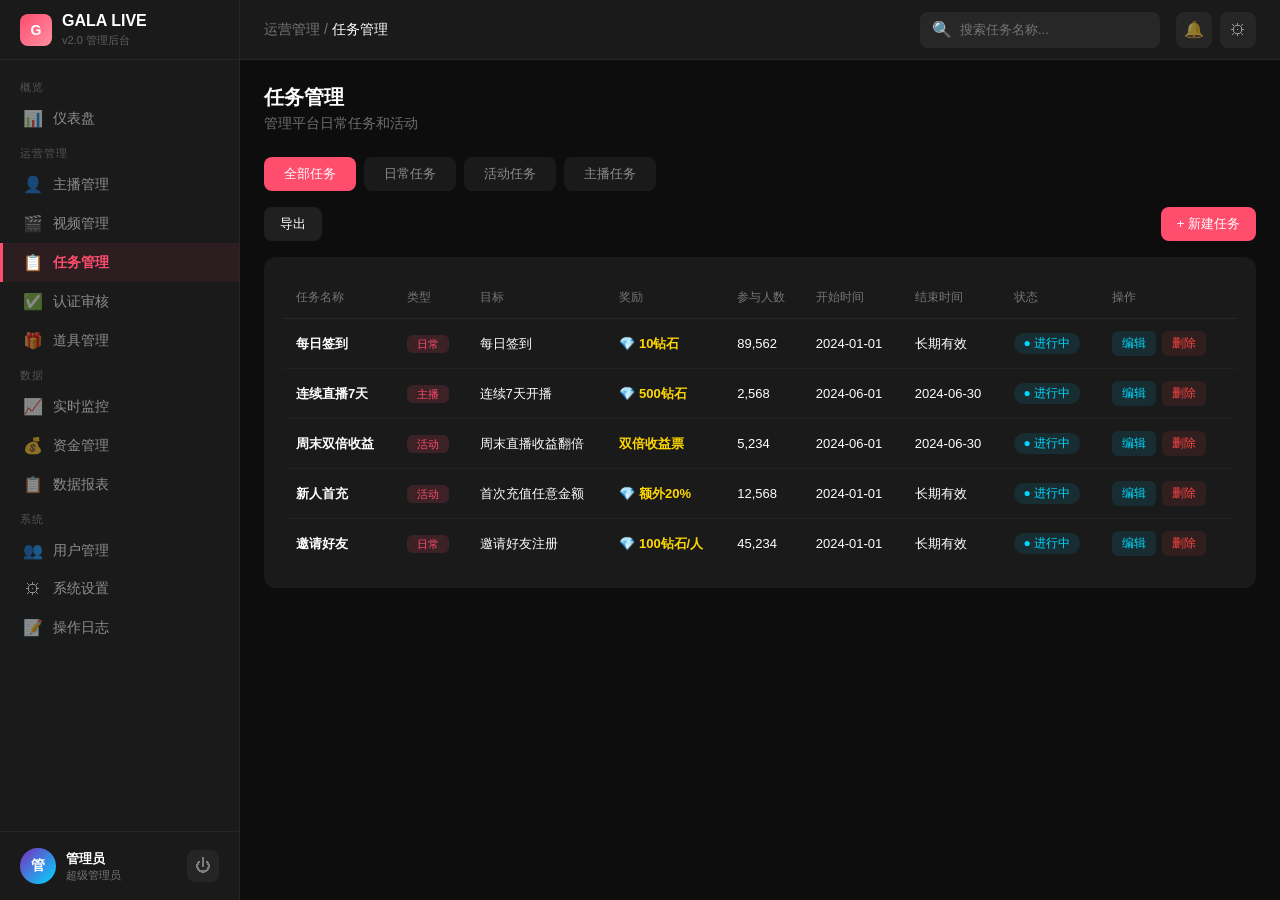
<file: task-manage.html>
﻿<!DOCTYPE html>
<html lang="zh-CN">
<head>
    <meta charset="UTF-8">
    <meta name="viewport" content="width=device-width, initial-scale=1.0">
    <title>任务管理 - GALA LIVE 后台</title>
        <link rel="stylesheet" href="css/task-manage.css">

</head>
<body>
<!-- Sidebar -->
<div class="sidebar">
    <div class="brand">
        <div class="logo">G</div>
        <div><span class="name">GALA LIVE</span><br><span class="ver">v2.0 管理后台</span></div>
    </div>
    <div class="nav">
        <div class="nav-group">概览</div>
        <div class="nav-item" onclick="navigateTo('dashboard')"><span class="icon">📊</span>仪表盘</div>
        <div class="nav-group">运营管理</div>
        <div class="nav-item" onclick="navigateTo('host-manage')"><span class="icon">👤</span>主播管理</div>
        <div class="nav-item" onclick="navigateTo('video-audit')"><span class="icon">🎬</span>视频管理</div>
        <div class="nav-item active" onclick="navigateTo('task-manage')"><span class="icon">📋</span>任务管理</div>
        <div class="nav-item" onclick="navigateTo('certification')"><span class="icon">✅</span>认证审核</div>
        <div class="nav-item" onclick="navigateTo('gift-manage')"><span class="icon">🎁</span>道具管理</div>
        <div class="nav-group">数据</div>
        <div class="nav-item" onclick="navigateTo('monitor')"><span class="icon">📈</span>实时监控</div>
        <div class="nav-item" onclick="navigateTo('finance')"><span class="icon">💰</span>资金管理</div>
        <div class="nav-item" onclick="navigateTo('data-report')"><span class="icon">📋</span>数据报表</div>
        <div class="nav-group">系统</div>
        <div class="nav-item" onclick="navigateTo('user-manage')"><span class="icon">👥</span>用户管理</div>
        <div class="nav-item" onclick="navigateTo('settings')"><span class="icon">⚙</span>系统设置</div>
        <div class="nav-item" onclick="navigateTo('logs')"><span class="icon">📝</span>操作日志</div>
    </div>
    <div class="user-info">
        <div class="avatar" onclick="location.href='admin-profile.html'" style="cursor:pointer;" title="管理员账号">管</div>
        <div class="detail" onclick="location.href='admin-profile.html'" style="cursor:pointer;" title="管理员账号"><div class="uname">管理员</div><div class="urole">超级管理员</div></div>
        <button class="logout" onclick="location.href='login.html'">⏻</button>
    </div>
</div>
<!-- Main -->
<div class="main">
    <div class="header">
        <button class="menu-toggle" onclick="toggleSidebar()">☰</button>
        <div class="breadcrumb">运营管理 / <span>任务管理</span></div>
        <div class="search-box"><span>🔍</span><input type="text" placeholder="搜索任务名称..."></div>
        <div class="actions">
            <button class="act-btn" onclick="toggleNotify()">🔔</button>
            <button class="act-btn" onclick="toggleSettings()">⚙</button>
        </div>
        </div>
    <!-- 通知面板 -->
    <div class="hdr-panel" id="notifyPanel">
        <div class="hp-header"><div class="hp-title">消息中心</div><div class="hp-badge">3条未读</div></div>
        <div class="hp-tabs"><div class="hp-tab active" onclick="switchNotifyTab(this,'all')">通知</div><div class="hp-tab" onclick="switchNotifyTab(this,'msg')">消息</div><div class="hp-tab" onclick="switchNotifyTab(this,'todo')">待办</div></div>
        <div class="hp-list" id="notifyList">
            <div class="hp-item" onclick="navigateTo('host-manage')"><div class="hp-icon" style="background:rgba(255,77,109,0.1);">👤</div><div class="hp-content"><div class="hp-text">新主播"小甜甜"申请入驻</div><div class="hp-time">5分钟前</div></div><div class="hp-dot"></div></div>
            <div class="hp-item" onclick="navigateTo('certification')"><div class="hp-icon" style="background:rgba(0,217,255,0.1);">✅</div><div class="hp-content"><div class="hp-text">有3条新的认证申请待审核</div><div class="hp-time">30分钟前</div></div><div class="hp-dot"></div></div>
            <div class="hp-item" onclick="navigateTo('gift-manage')"><div class="hp-icon" style="background:rgba(255,215,0,0.1);">🎁</div><div class="hp-content"><div class="hp-text">道具"星空特效"库存不足</div><div class="hp-time">1小时前</div></div><div class="hp-dot"></div></div>
            <div class="hp-item"><div class="hp-icon" style="background:rgba(255,255,255,0.05);">📊</div><div class="hp-content"><div class="hp-text">系统数据日报已生成</div><div class="hp-time">2小时前</div></div></div>
            <div class="hp-item"><div class="hp-icon" style="background:rgba(255,255,255,0.05);">🔔</div><div class="hp-content"><div class="hp-text">服务器维护通知：6月15日凌晨2-4点</div><div class="hp-time">昨天</div></div></div>
        </div>
    </div>
    <div class="hdr-panel" id="securityPanel">
        <div class="hp-header"><div class="hp-title">安全中心</div></div>
        <div class="hp-menu-item" onclick="navigateTo('settings')"><span>🔐</span><span>安全设置</span></div>
        <div class="hp-menu-item" onclick="navigateTo('logs')"><span>📝</span><span>操作日志</span></div>
        <div class="hp-menu-item" onclick="location.href='admin-profile.html'"><span>👤</span><span>账号管理</span></div>
        <div class="hp-menu-item" onclick="location.href='login.html'"><span>⏻</span><span>退出登录</span></div>
    </div>
    <div class="hdr-panel" id="settingsPanel">
        <div class="hp-header"><div class="hp-title">快捷设置</div></div>
        <div class="hp-menu-item" onclick="navigateTo('settings')"><span>⚙</span><span>系统设置</span></div>
        <div class="hp-menu-item" onclick="navigateTo('user-manage')"><span>👥</span><span>用户管理</span></div>
        <div class="hp-menu-item" onclick="navigateTo('level-manage')"><span>⭐</span><span>等级管理</span></div>
    </div>
    <div class="content">
        <div class="page-title">任务管理</div>
        <div class="page-sub">管理平台日常任务和活动</div>
        <!-- Tabs -->
        <div class="tabs">
            <div class="tab active">全部任务</div>
            <div class="tab">日常任务</div>
            <div class="tab">活动任务</div>
            <div class="tab">主播任务</div>
        </div>
        <!-- Toolbar -->
        <div class="toolbar">
            <div class="toolbar-left">
                <button class="btn btn-secondary">导出</button>
            </div>
            <div class="toolbar-right">
                <button class="btn btn-primary" onclick="addTask()">+ 新建任务</button>
            </div>
        </div>
        <!-- Table -->
        <div class="table-card">
            <table class="data-table">
                <thead><tr><th>任务名称</th><th>类型</th><th>目标</th><th>奖励</th><th>参与人数</th><th>开始时间</th><th>结束时间</th><th>状态</th><th>操作</th></tr></thead>
                <tbody>
                    <tr><td style="font-weight:600;">每日签到</td><td><span class="type-tag">日常</span></td><td>每日签到</td><td class="reward">💎 10钻石</td><td>89,562</td><td>2024-01-01</td><td>长期有效</td><td><span class="status active">● 进行中</span></td><td><button class="action-btn edit-btn">编辑</button><button class="action-btn del-btn">删除</button></td></tr>
                    <tr><td style="font-weight:600;">连续直播7天</td><td><span class="type-tag">主播</span></td><td>连续7天开播</td><td class="reward">💎 500钻石</td><td>2,568</td><td>2024-06-01</td><td>2024-06-30</td><td><span class="status active">● 进行中</span></td><td><button class="action-btn edit-btn">编辑</button><button class="action-btn del-btn">删除</button></td></tr>
                    <tr><td style="font-weight:600;">周末双倍收益</td><td><span class="type-tag">活动</span></td><td>周末直播收益翻倍</td><td class="reward">双倍收益票</td><td>5,234</td><td>2024-06-01</td><td>2024-06-30</td><td><span class="status active">● 进行中</span></td><td><button class="action-btn edit-btn">编辑</button><button class="action-btn del-btn">删除</button></td></tr>
                    <tr><td style="font-weight:600;">新人首充</td><td><span class="type-tag">活动</span></td><td>首次充值任意金额</td><td class="reward">💎 额外20%</td><td>12,568</td><td>2024-01-01</td><td>长期有效</td><td><span class="status active">● 进行中</span></td><td><button class="action-btn edit-btn">编辑</button><button class="action-btn del-btn">删除</button></td></tr>
                    <tr><td style="font-weight:600;">邀请好友</td><td><span class="type-tag">日常</span></td><td>邀请好友注册</td><td class="reward">💎 100钻石/人</td><td>45,234</td><td>2024-01-01</td><td>长期有效</td><td><span class="status active">● 进行中</span></td><td><button class="action-btn edit-btn">编辑</button><button class="action-btn del-btn">删除</button></td></tr>
                </tbody>
            </table>
        </div>
    </div>
</div>

<!-- 新建任务弹窗 -->
<div class="task-modal-overlay" id="taskModal">
    <div class="task-modal">
        <div class="tm-header">
            <div class="tm-title">新建任务</div>
            <button class="tm-close" onclick="closeTaskModal()">×</button>
        </div>
        <div class="tm-body">
            <div class="tm-row">
                <div class="tm-field">
                    <label>任务名称</label>
                    <input type="text" placeholder="请输入任务名称" id="tm-name">
                </div>
                <div class="tm-field">
                    <label>任务类型</label>
                    <select id="tm-type">
                        <option value="">请选择</option>
                        <option value="daily">日常任务</option>
                        <option value="activity">活动任务</option>
                        <option value="host">主播任务</option>
                    </select>
                </div>
            </div>
            <div class="tm-row">
                <div class="tm-field">
                    <label>任务目标</label>
                    <input type="text" placeholder="请输入任务目标" id="tm-target">
                </div>
                <div class="tm-field">
                    <label>奖励</label>
                    <input type="text" placeholder="如：💎 100钻石" id="tm-reward">
                </div>
            </div>
            <div class="tm-row">
                <div class="tm-field">
                    <label>开始时间</label>
                    <input type="date" id="tm-start">
                </div>
                <div class="tm-field">
                    <label>结束时间</label>
                    <input type="date" id="tm-end">
                </div>
            </div>
            <div class="tm-row">
                <div class="tm-field">
                    <label>任务描述</label>
                    <textarea placeholder="请输入任务描述" id="tm-desc"></textarea>
                </div>
            </div>
        </div>
        <div class="tm-footer">
            <button class="btn btn-secondary" onclick="closeTaskModal()">取消</button>
            <button class="btn btn-primary" onclick="submitTask()">确认创建</button>
        </div>
    </div>
</div>

    <script src="js/task-manage.js"></script>

</body>
</html>
</file>
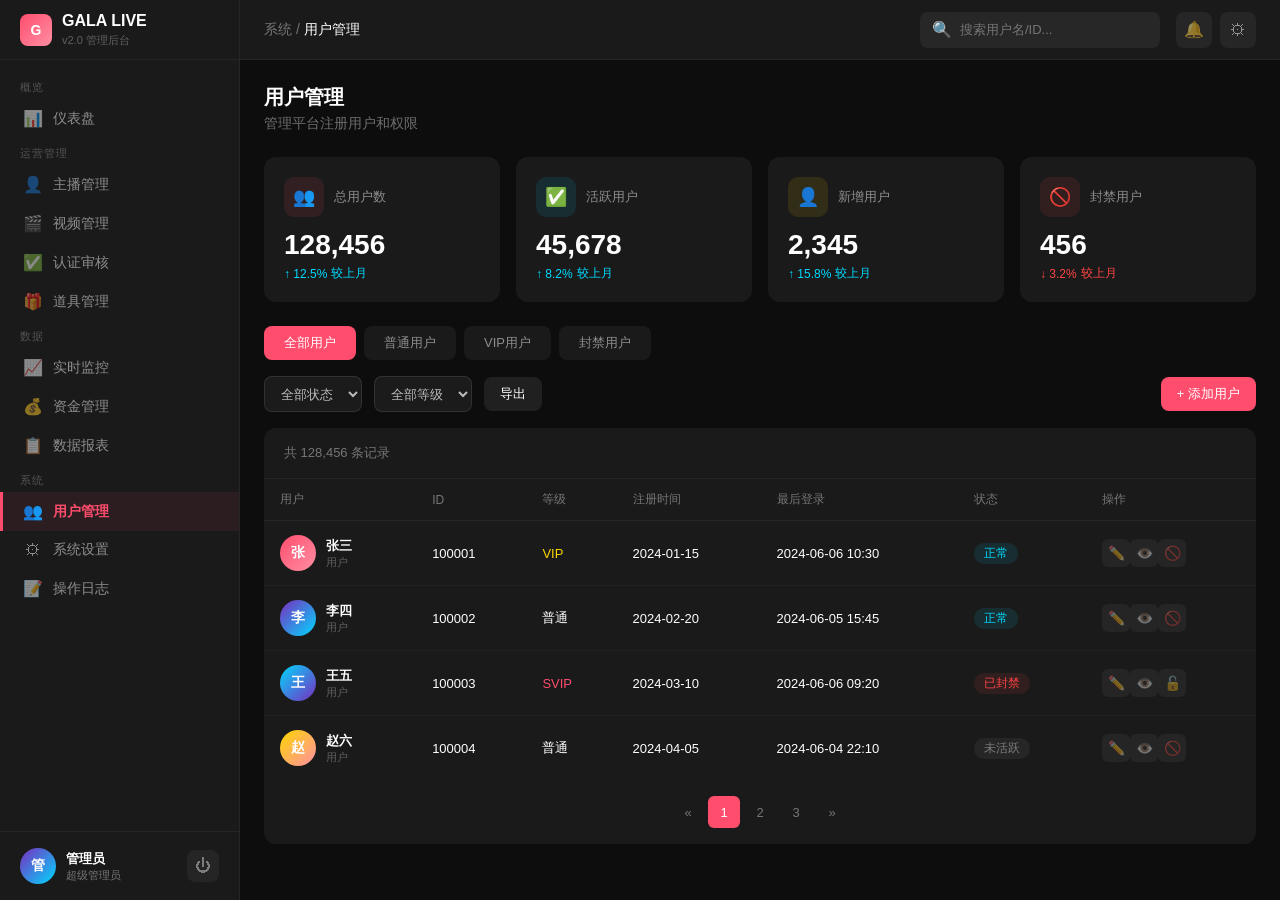
<file: user-manage.html>
﻿<!DOCTYPE html>
<html lang="zh-CN">
<head>
    <meta charset="UTF-8">
    <meta name="viewport" content="width=device-width, initial-scale=1.0">
    <title>用户管理 - GALA LIVE 后台</title>
        <link rel="stylesheet" href="css/user-manage.css">

</head>
<body>
<div class="sidebar">
    <div class="brand">
        <div class="logo">G</div>
        <div><span class="name">GALA LIVE</span><br><span class="ver">v2.0 管理后台</span></div>
    </div>
    <div class="nav">
        <div class="nav-group">概览</div>
        <div class="nav-item" onclick="navigateTo('dashboard')"><span class="icon">📊</span>仪表盘</div>
        <div class="nav-group">运营管理</div>
        <div class="nav-item" onclick="navigateTo('host-manage')"><span class="icon">👤</span>主播管理</div>
        <div class="nav-item" onclick="navigateTo('video-audit')"><span class="icon">🎬</span>视频管理</div>
        <div class="nav-item" onclick="navigateTo('certification')"><span class="icon">✅</span>认证审核</div>
        <div class="nav-item" onclick="navigateTo('gift-manage')"><span class="icon">🎁</span>道具管理</div>
        <div class="nav-group">数据</div>
        <div class="nav-item" onclick="navigateTo('monitor')"><span class="icon">📈</span>实时监控</div>
        <div class="nav-item" onclick="navigateTo('finance')"><span class="icon">💰</span>资金管理</div>
        <div class="nav-item" onclick="navigateTo('data-report')"><span class="icon">📋</span>数据报表</div>
        <div class="nav-group">系统</div>
        <div class="nav-item active" onclick="navigateTo('user-manage')"><span class="icon">👥</span>用户管理</div>
        <div class="nav-item" onclick="navigateTo('settings')"><span class="icon">⚙</span>系统设置</div>
        <div class="nav-item" onclick="navigateTo('logs')"><span class="icon">📝</span>操作日志</div>
    </div>
    <div class="user-info">
        <div class="avatar" onclick="location.href='admin-profile.html'" style="cursor:pointer;" title="管理员账号">管</div>
        <div class="detail" onclick="location.href='admin-profile.html'" style="cursor:pointer;" title="管理员账号"><div class="uname">管理员</div><div class="urole">超级管理员</div></div>
        <button class="logout" onclick="location.href='login.html'">⏻</button>
    </div>
</div>
<div class="main">
    <div class="header">
        <button class="menu-toggle" onclick="toggleSidebar()">☰</button>
        <div class="breadcrumb">系统 / <span>用户管理</span></div>
        <div class="search-box"><span>🔍</span><input type="text" placeholder="搜索用户名/ID..."></div>
        <div class="actions">
            <button class="act-btn" onclick="toggleNotify()">🔔</button>
            <button class="act-btn" onclick="toggleSettings()">⚙</button>
        </div>
        </div>
    <!-- 通知面板 -->
    <div class="hdr-panel" id="notifyPanel">
        <div class="hp-header"><div class="hp-title">消息中心</div><div class="hp-badge">3条未读</div></div>
        <div class="hp-tabs"><div class="hp-tab active" onclick="switchNotifyTab(this,'all')">通知</div><div class="hp-tab" onclick="switchNotifyTab(this,'msg')">消息</div><div class="hp-tab" onclick="switchNotifyTab(this,'todo')">待办</div></div>
        <div class="hp-list" id="notifyList">
            <div class="hp-item" onclick="navigateTo('host-manage')"><div class="hp-icon" style="background:rgba(255,77,109,0.1);">👤</div><div class="hp-content"><div class="hp-text">新主播"小甜甜"申请入驻</div><div class="hp-time">5分钟前</div></div><div class="hp-dot"></div></div>
            <div class="hp-item" onclick="navigateTo('certification')"><div class="hp-icon" style="background:rgba(0,217,255,0.1);">✅</div><div class="hp-content"><div class="hp-text">有3条新的认证申请待审核</div><div class="hp-time">30分钟前</div></div><div class="hp-dot"></div></div>
            <div class="hp-item" onclick="navigateTo('gift-manage')"><div class="hp-icon" style="background:rgba(255,215,0,0.1);">🎁</div><div class="hp-content"><div class="hp-text">道具"星空特效"库存不足</div><div class="hp-time">1小时前</div></div><div class="hp-dot"></div></div>
            <div class="hp-item"><div class="hp-icon" style="background:rgba(255,255,255,0.05);">📊</div><div class="hp-content"><div class="hp-text">系统数据日报已生成</div><div class="hp-time">2小时前</div></div></div>
            <div class="hp-item"><div class="hp-icon" style="background:rgba(255,255,255,0.05);">🔔</div><div class="hp-content"><div class="hp-text">服务器维护通知：6月15日凌晨2-4点</div><div class="hp-time">昨天</div></div></div>
        </div>
    </div>
    <div class="hdr-panel" id="securityPanel">
        <div class="hp-header"><div class="hp-title">安全中心</div></div>
        <div class="hp-menu-item" onclick="navigateTo('settings')"><span>🔐</span><span>安全设置</span></div>
        <div class="hp-menu-item" onclick="navigateTo('logs')"><span>📝</span><span>操作日志</span></div>
        <div class="hp-menu-item" onclick="location.href='admin-profile.html'"><span>👤</span><span>账号管理</span></div>
        <div class="hp-menu-item" onclick="location.href='login.html'"><span>⏻</span><span>退出登录</span></div>
    </div>
    <div class="hdr-panel" id="settingsPanel">
        <div class="hp-header"><div class="hp-title">快捷设置</div></div>
        <div class="hp-menu-item" onclick="navigateTo('settings')"><span>⚙</span><span>系统设置</span></div>
        <div class="hp-menu-item" onclick="navigateTo('user-manage')"><span>👥</span><span>用户管理</span></div>
        <div class="hp-menu-item" onclick="navigateTo('level-manage')"><span>⭐</span><span>等级管理</span></div>
    </div>
    <div class="content">
        <div class="page-title">用户管理</div>
        <div class="page-sub">管理平台注册用户和权限</div>
        
        <div class="stats-grid">
            <div class="stat-card">
                <div class="stat-header"><div class="stat-icon" style="background:rgba(255,77,109,0.1);">👥</div><span class="stat-label">总用户数</span></div>
                <div class="stat-value">128,456</div>
                <div class="stat-change up">↑ 12.5% <span>较上月</span></div>
            </div>
            <div class="stat-card">
                <div class="stat-header"><div class="stat-icon" style="background:rgba(0,217,255,0.1);">✅</div><span class="stat-label">活跃用户</span></div>
                <div class="stat-value">45,678</div>
                <div class="stat-change up">↑ 8.2% <span>较上月</span></div>
            </div>
            <div class="stat-card">
                <div class="stat-header"><div class="stat-icon" style="background:rgba(255,215,0,0.1);">👤</div><span class="stat-label">新增用户</span></div>
                <div class="stat-value">2,345</div>
                <div class="stat-change up">↑ 15.8% <span>较上月</span></div>
            </div>
            <div class="stat-card">
                <div class="stat-header"><div class="stat-icon" style="background:rgba(255,68,68,0.1);">🚫</div><span class="stat-label">封禁用户</span></div>
                <div class="stat-value">456</div>
                <div class="stat-change down">↓ 3.2% <span>较上月</span></div>
            </div>
        </div>
        
        <div class="tabs">
            <div class="tab active">全部用户</div>
            <div class="tab">普通用户</div>
            <div class="tab">VIP用户</div>
            <div class="tab">封禁用户</div>
        </div>
        
        <div class="toolbar">
            <div class="toolbar-left">
                <select class="filter-select"><option>全部状态</option><option>正常</option><option>封禁</option><option>待审核</option></select>
                <select class="filter-select"><option>全部等级</option><option>普通</option><option>VIP</option><option>SVIP</option></select>
                <button class="btn btn-secondary">导出</button>
            </div>
            <div class="toolbar-right">
                <button class="btn btn-primary" onclick="openUserModal()">+ 添加用户</button>
            </div>
        </div>
        
        <div class="table-card">
            <div class="table-header">
                <div class="count">共 128,456 条记录</div>
            </div>
            <table class="data-table">
                <thead>
                    <tr>
                        <th>用户</th>
                        <th>ID</th>
                        <th>等级</th>
                        <th>注册时间</th>
                        <th>最后登录</th>
                        <th>状态</th>
                        <th>操作</th>
                    </tr>
                </thead>
                <tbody>
                    <tr>
                        <td><div class="user-cell"><div class="u-avatar" style="background:linear-gradient(135deg,#FF4D6D,#FF8FA3);">张</div><div><div class="u-name">张三</div><div class="u-id">用户</div></div></div></td>
                        <td>100001</td>
                        <td><span style="color:#FFD700;">VIP</span></td>
                        <td>2024-01-15</td>
                        <td>2024-06-06 10:30</td>
                        <td><span class="status-tag active">正常</span></td>
                        <td><button class="action-btn-sm" title="编辑">✏️</button><button class="action-btn-sm" title="详情">👁️</button><button class="action-btn-sm" title="封禁">🚫</button></td>
                    </tr>
                    <tr>
                        <td><div class="user-cell"><div class="u-avatar" style="background:linear-gradient(135deg,#7B2CBF,#00D9FF);">李</div><div><div class="u-name">李四</div><div class="u-id">用户</div></div></div></td>
                        <td>100002</td>
                        <td>普通</td>
                        <td>2024-02-20</td>
                        <td>2024-06-05 15:45</td>
                        <td><span class="status-tag active">正常</span></td>
                        <td><button class="action-btn-sm" title="编辑">✏️</button><button class="action-btn-sm" title="详情">👁️</button><button class="action-btn-sm" title="封禁">🚫</button></td>
                    </tr>
                    <tr>
                        <td><div class="user-cell"><div class="u-avatar" style="background:linear-gradient(135deg,#00D9FF,#7B2CBF);">王</div><div><div class="u-name">王五</div><div class="u-id">用户</div></div></div></td>
                        <td>100003</td>
                        <td><span style="color:#FF4D6D;">SVIP</span></td>
                        <td>2024-03-10</td>
                        <td>2024-06-06 09:20</td>
                        <td><span class="status-tag banned">已封禁</span></td>
                        <td><button class="action-btn-sm" title="编辑">✏️</button><button class="action-btn-sm" title="详情">👁️</button><button class="action-btn-sm" title="解封">🔓</button></td>
                    </tr>
                    <tr>
                        <td><div class="user-cell"><div class="u-avatar" style="background:linear-gradient(135deg,#FFD700,#FF8FA3);">赵</div><div><div class="u-name">赵六</div><div class="u-id">用户</div></div></div></td>
                        <td>100004</td>
                        <td>普通</td>
                        <td>2024-04-05</td>
                        <td>2024-06-04 22:10</td>
                        <td><span class="status-tag inactive">未活跃</span></td>
                        <td><button class="action-btn-sm" title="编辑">✏️</button><button class="action-btn-sm" title="详情">👁️</button><button class="action-btn-sm" title="封禁">🚫</button></td>
                    </tr>
                </tbody>
            </table>
            <div class="pagination">
                <button class="page-btn">«</button>
                <button class="page-btn active">1</button>
                <button class="page-btn">2</button>
                <button class="page-btn">3</button>
                <button class="page-btn">»</button>
            </div>
        </div>
    </div>
</div>

<!-- 添加用户弹窗 -->
<div class="usr-modal-overlay" id="userModal">
    <div class="usr-modal">
        <div class="um-header">
            <div class="um-title">添加用户</div>
            <button class="um-close" onclick="closeUserModal()">×</button>
        </div>
        <div class="um-body">
            <div class="um-row">
                <div class="um-field">
                    <label>用户名</label>
                    <input type="text" placeholder="请输入用户名" id="um-username">
                </div>
                <div class="um-field">
                    <label>手机号</label>
                    <input type="tel" placeholder="请输入手机号" id="um-phone">
                </div>
            </div>
            <div class="um-row">
                <div class="um-field">
                    <label>用户昵称</label>
                    <input type="text" placeholder="请输入昵称" id="um-nickname">
                </div>
                <div class="um-field">
                    <label>邮箱</label>
                    <input type="email" placeholder="请输入邮箱" id="um-email">
                </div>
            </div>
            <div class="um-row">
                <div class="um-field">
                    <label>初始密码</label>
                    <input type="password" placeholder="请输入密码" id="um-password">
                </div>
                <div class="um-field">
                    <label>确认密码</label>
                    <input type="password" placeholder="请再次输入密码" id="um-password2">
                </div>
            </div>
            <div class="um-row">
                <div class="um-field">
                    <label>用户等级</label>
                    <select id="um-level">
                        <option value="">请选择</option>
                        <option value="normal">普通用户</option>
                        <option value="vip">VIP用户</option>
                        <option value="svip">SVIP用户</option>
                    </select>
                </div>
                <div class="um-field">
                    <label>状态</label>
                    <select id="um-status">
                        <option value="active">正常</option>
                        <option value="inactive">未激活</option>
                    </select>
                </div>
            </div>
        </div>
        <div class="um-footer">
            <button class="btn btn-secondary" onclick="closeUserModal()">取消</button>
            <button class="btn btn-primary" onclick="submitUser()">确认添加</button>
        </div>
    </div>
</div>

    <script src="js/user-manage.js"></script>

</body>
</html>
</file>
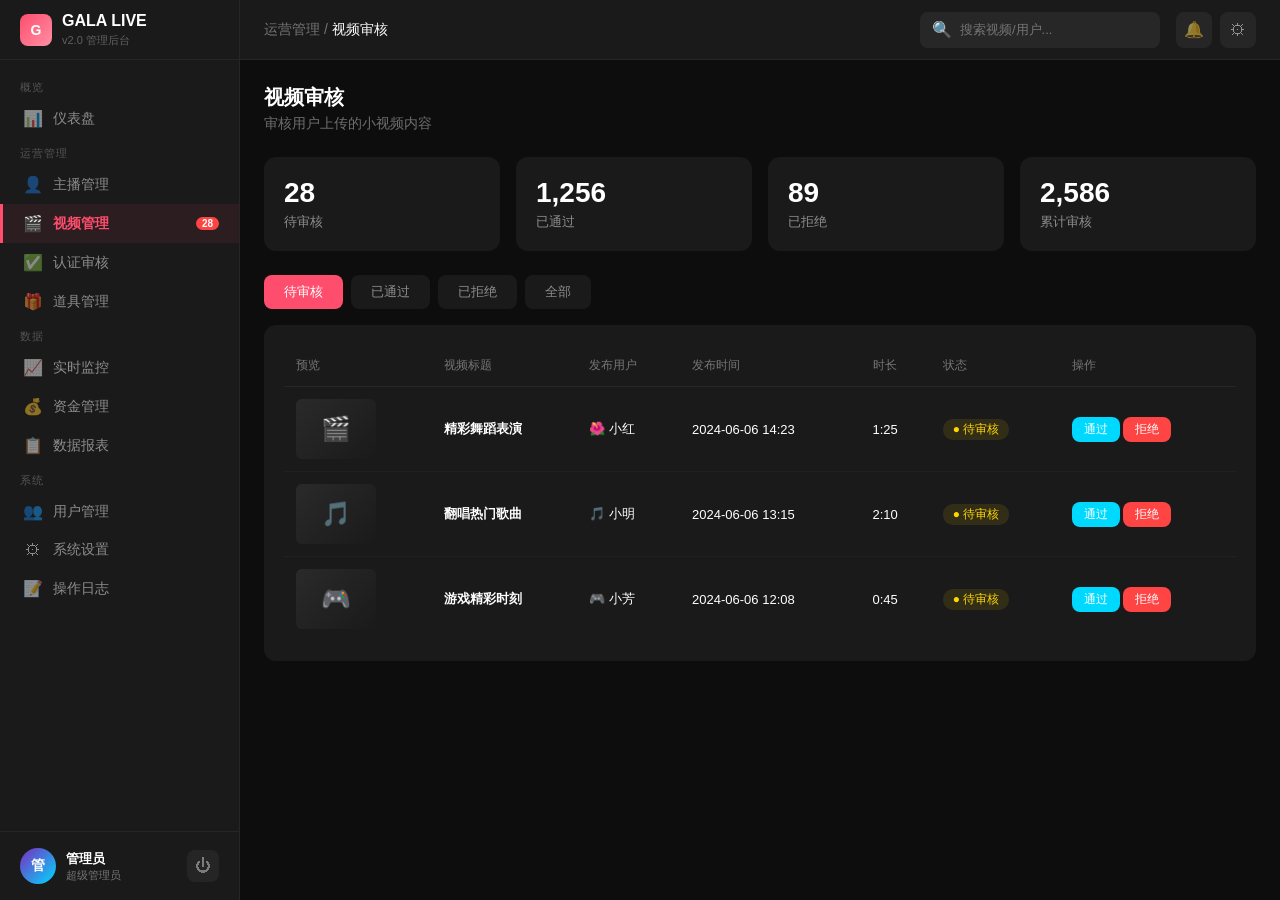
<file: video-audit.html>
﻿<!DOCTYPE html>
<html lang="zh-CN">
<head>
    <meta charset="UTF-8">
    <meta name="viewport" content="width=device-width, initial-scale=1.0">
    <title>视频审核 - GALA LIVE 后台</title>
        <link rel="stylesheet" href="css/video-audit.css">

</head>
<body>
<!-- Sidebar -->
<div class="sidebar">
    <div class="brand">
        <div class="logo">G</div>
        <div><span class="name">GALA LIVE</span><br><span class="ver">v2.0 管理后台</span></div>
    </div>
    <div class="nav">
        <div class="nav-group">概览</div>
        <div class="nav-item" onclick="navigateTo('dashboard')"><span class="icon">📊</span>仪表盘</div>
        <div class="nav-group">运营管理</div>
        <div class="nav-item" onclick="navigateTo('host-manage')"><span class="icon">👤</span>主播管理</div>
        <div class="nav-item active" onclick="navigateTo('video-audit')"><span class="icon">🎬</span>视频管理 <span class="badge">28</span></div>
        <div class="nav-item" onclick="navigateTo('certification')"><span class="icon">✅</span>认证审核</div>
        <div class="nav-item" onclick="navigateTo('gift-manage')"><span class="icon">🎁</span>道具管理</div>
        <div class="nav-group">数据</div>
        <div class="nav-item" onclick="navigateTo('monitor')"><span class="icon">📈</span>实时监控</div>
        <div class="nav-item" onclick="navigateTo('finance')"><span class="icon">💰</span>资金管理</div>
        <div class="nav-item" onclick="navigateTo('data-report')"><span class="icon">📋</span>数据报表</div>
        <div class="nav-group">系统</div>
        <div class="nav-item" onclick="navigateTo('user-manage')"><span class="icon">👥</span>用户管理</div>
        <div class="nav-item" onclick="navigateTo('settings')"><span class="icon">⚙</span>系统设置</div>
        <div class="nav-item" onclick="navigateTo('logs')"><span class="icon">📝</span>操作日志</div>
    </div>
    <div class="user-info">
        <div class="avatar" onclick="location.href='admin-profile.html'" style="cursor:pointer;" title="管理员账号">管</div>
        <div class="detail" onclick="location.href='admin-profile.html'" style="cursor:pointer;" title="管理员账号"><div class="uname">管理员</div><div class="urole">超级管理员</div></div>
        <button class="logout" onclick="location.href='login.html'">⏻</button>
    </div>
</div>
<!-- Main -->
<div class="main">
    <div class="header">
        <button class="menu-toggle" onclick="toggleSidebar()">☰</button>
        <div class="breadcrumb">运营管理 / <span>视频审核</span></div>
        <div class="search-box"><span>🔍</span><input type="text" placeholder="搜索视频/用户..."></div>
        <div class="actions">
            <button class="act-btn" onclick="toggleNotify()">🔔</button>
            <button class="act-btn" onclick="toggleSettings()">⚙</button>
        </div>
        </div>
    <!-- 通知面板 -->
    <div class="hdr-panel" id="notifyPanel">
        <div class="hp-header"><div class="hp-title">消息中心</div><div class="hp-badge">3条未读</div></div>
        <div class="hp-tabs"><div class="hp-tab active" onclick="switchNotifyTab(this,'all')">通知</div><div class="hp-tab" onclick="switchNotifyTab(this,'msg')">消息</div><div class="hp-tab" onclick="switchNotifyTab(this,'todo')">待办</div></div>
        <div class="hp-list" id="notifyList">
            <div class="hp-item" onclick="navigateTo('host-manage')"><div class="hp-icon" style="background:rgba(255,77,109,0.1);">👤</div><div class="hp-content"><div class="hp-text">新主播"小甜甜"申请入驻</div><div class="hp-time">5分钟前</div></div><div class="hp-dot"></div></div>
            <div class="hp-item" onclick="navigateTo('certification')"><div class="hp-icon" style="background:rgba(0,217,255,0.1);">✅</div><div class="hp-content"><div class="hp-text">有3条新的认证申请待审核</div><div class="hp-time">30分钟前</div></div><div class="hp-dot"></div></div>
            <div class="hp-item" onclick="navigateTo('gift-manage')"><div class="hp-icon" style="background:rgba(255,215,0,0.1);">🎁</div><div class="hp-content"><div class="hp-text">道具"星空特效"库存不足</div><div class="hp-time">1小时前</div></div><div class="hp-dot"></div></div>
            <div class="hp-item"><div class="hp-icon" style="background:rgba(255,255,255,0.05);">📊</div><div class="hp-content"><div class="hp-text">系统数据日报已生成</div><div class="hp-time">2小时前</div></div></div>
            <div class="hp-item"><div class="hp-icon" style="background:rgba(255,255,255,0.05);">🔔</div><div class="hp-content"><div class="hp-text">服务器维护通知：6月15日凌晨2-4点</div><div class="hp-time">昨天</div></div></div>
        </div>
    </div>
    <div class="hdr-panel" id="securityPanel">
        <div class="hp-header"><div class="hp-title">安全中心</div></div>
        <div class="hp-menu-item" onclick="navigateTo('settings')"><span>🔐</span><span>安全设置</span></div>
        <div class="hp-menu-item" onclick="navigateTo('logs')"><span>📝</span><span>操作日志</span></div>
        <div class="hp-menu-item" onclick="location.href='admin-profile.html'"><span>👤</span><span>账号管理</span></div>
        <div class="hp-menu-item" onclick="location.href='login.html'"><span>⏻</span><span>退出登录</span></div>
    </div>
    <div class="hdr-panel" id="settingsPanel">
        <div class="hp-header"><div class="hp-title">快捷设置</div></div>
        <div class="hp-menu-item" onclick="navigateTo('settings')"><span>⚙</span><span>系统设置</span></div>
        <div class="hp-menu-item" onclick="navigateTo('user-manage')"><span>👥</span><span>用户管理</span></div>
        <div class="hp-menu-item" onclick="navigateTo('level-manage')"><span>⭐</span><span>等级管理</span></div>
    </div>
    <div class="content">
        <div class="page-title">视频审核</div>
        <div class="page-sub">审核用户上传的小视频内容</div>
        <!-- Stats -->
        <div class="stats-grid">
            <div class="stat-card"><div class="stat-value">28</div><div class="stat-label">待审核</div></div>
            <div class="stat-card"><div class="stat-value">1,256</div><div class="stat-label">已通过</div></div>
            <div class="stat-card"><div class="stat-value">89</div><div class="stat-label">已拒绝</div></div>
            <div class="stat-card"><div class="stat-value">2,586</div><div class="stat-label">累计审核</div></div>
        </div>
        <!-- Tabs -->
        <div class="tabs">
            <div class="tab active">待审核</div>
            <div class="tab">已通过</div>
            <div class="tab">已拒绝</div>
            <div class="tab">全部</div>
        </div>
        <!-- Table -->
        <div class="table-card">
            <table class="data-table">
                <thead><tr><th>预览</th><th>视频标题</th><th>发布用户</th><th>发布时间</th><th>时长</th><th>状态</th><th>操作</th></tr></thead>
                <tbody>
                    <tr><td><div class="video-thumb">🎬</div></td><td style="font-weight:600;">精彩舞蹈表演</td><td>🌺 小红</td><td>2024-06-06 14:23</td><td>1:25</td><td><span class="status pending">● 待审核</span></td><td><button class="btn btn-success" style="padding:4px 12px;font-size:12px;" onclick="passVideo()">通过</button> <button class="btn btn-danger" style="padding:4px 12px;font-size:12px;" onclick="rejectVideo()">拒绝</button></td></tr>
                    <tr><td><div class="video-thumb">🎵</div></td><td style="font-weight:600;">翻唱热门歌曲</td><td>🎵 小明</td><td>2024-06-06 13:15</td><td>2:10</td><td><span class="status pending">● 待审核</span></td><td><button class="btn btn-success" style="padding:4px 12px;font-size:12px;" onclick="passVideo()">通过</button> <button class="btn btn-danger" style="padding:4px 12px;font-size:12px;" onclick="rejectVideo()">拒绝</button></td></tr>
                    <tr><td><div class="video-thumb">🎮</div></td><td style="font-weight:600;">游戏精彩时刻</td><td>🎮 小芳</td><td>2024-06-06 12:08</td><td>0:45</td><td><span class="status pending">● 待审核</span></td><td><button class="btn btn-success" style="padding:4px 12px;font-size:12px;" onclick="passVideo()">通过</button> <button class="btn btn-danger" style="padding:4px 12px;font-size:12px;" onclick="rejectVideo()">拒绝</button></td></tr>
                </tbody>
            </table>
        </div>
    </div>
</div>
    <script src="js/video-audit.js"></script>

</body>
</html>
</file>
<file: css/index.css>
﻿* { margin:0; padding:0; box-sizing:border-box; }
        body { font-family:-apple-system,'PingFang SC','Microsoft YaHei',sans-serif; background:#0D0D0D; color:#fff; min-height:100vh; display:flex; }
        /* Container */
        .login-container { display:flex; width:100%; min-height:100vh; }
        /* Left - Decorative */
        .login-left { flex:1; background:linear-gradient(135deg,#0D0D0D 0%,#1A0D14 50%,#0D0D0D 100%); display:flex; flex-direction:column; align-items:center; justify-content:center; padding:40px; position:relative; overflow:hidden; }
        .login-left::before { content:''; position:absolute; width:600px; height:600px; background:radial-gradient(circle,rgba(255,77,109,0.08) 0%,transparent 70%); top:-200px; right:-200px; }
        .login-left::after { content:''; position:absolute; width:400px; height:400px; background:radial-gradient(circle,rgba(123,44,191,0.06) 0%,transparent 70%); bottom:-100px; left:-100px; }
        .login-left .brand-big { font-size:72px; font-weight:700; background:linear-gradient(135deg,#FF4D6D,#FF8FA3); -webkit-background-clip:text; -webkit-text-fill-color:transparent; margin-bottom:8px; position:relative; z-index:1; }
        .login-left .sub-big { font-size:18px; color:rgba(255,255,255,0.4); font-weight:300; position:relative; z-index:1; }
        .login-left .features { margin-top:60px; display:flex; flex-direction:column; gap:20px; position:relative; z-index:1; }
        .login-left .feature { display:flex; align-items:center; gap:12px; color:rgba(255,255,255,0.6); font-size:14px; }
        .login-left .feature .feat-icon { width:40px; height:40px; border-radius:10px; background:rgba(255,77,109,0.1); display:flex; align-items:center; justify-content:center; font-size:18px; }
        /* Right - Form */
        .login-right { width:460px; background:#1A1A1A; display:flex; flex-direction:column; align-items:center; justify-content:center; padding:40px; position:relative; }
        .login-right .logo-sm { width:48px; height:48px; background:linear-gradient(135deg,#FF4D6D,#FF8FA3); border-radius:12px; display:flex; align-items:center; justify-content:center; font-size:20px; font-weight:700; margin-bottom:24px; }
        .login-right .form-title { font-size:24px; font-weight:700; margin-bottom:4px; }
        .login-right .form-sub { font-size:14px; color:rgba(255,255,255,0.4); margin-bottom:32px; }
        .form-group { width:100%; margin-bottom:20px; }
        .form-group label { display:block; font-size:13px; color:rgba(255,255,255,0.6); margin-bottom:6px; }
        .form-group .input-wrap { display:flex; align-items:center; background:rgba(255,255,255,0.08); border:1px solid rgba(255,255,255,0.1); border-radius:8px; height:44px; padding:0 14px; transition:all 0.3s; }
        .form-group .input-wrap:focus-within { border-color:#FF4D6D; background:rgba(255,255,255,0.12); }
        .form-group .input-wrap .pre-icon { font-size:16px; margin-right:10px; opacity:0.4; }
        .form-group .input-wrap input { flex:1; background:none; border:none; color:#fff; font-size:14px; outline:none; height:100%; }
        .form-group .input-wrap input::placeholder { color:rgba(255,255,255,0.25); }
        .form-row { display:flex; align-items:center; justify-content:space-between; width:100%; margin:8px 0 24px; font-size:13px; }
        .form-row .remember { display:flex; align-items:center; gap:6px; color:rgba(255,255,255,0.5); cursor:pointer; }
        .form-row .remember input { accent-color:#FF4D6D; }
        .form-row .forgot { color:#FF4D6D; cursor:pointer; text-decoration:none; }
        .login-submit { width:100%; height:44px; background:linear-gradient(135deg,#FF4D6D,#FF8FA3); border:none; border-radius:8px; color:#fff; font-size:15px; font-weight:600; cursor:pointer; transition:all 0.3s; }
        .login-submit:hover { box-shadow:0 4px 16px rgba(255,77,109,0.4); transform:translateY(-1px); }
        .login-submit:active { transform:scale(0.98); }
        .login-divider { width:100%; display:flex; align-items:center; margin:24px 0; color:rgba(255,255,255,0.25); font-size:12px; }
        .login-divider::before,.login-divider::after { content:''; flex:1; height:1px; background:rgba(255,255,255,0.08); }
        .login-divider::before { margin-right:12px; }
        .login-divider::after { margin-left:12px; }
        .other-login { display:flex; gap:12px; }
        .other-btn { flex:1; min-width:140px; height:40px; border-radius:8px; border:1px solid rgba(255,255,255,0.1); background:rgba(255,255,255,0.05); color:rgba(255,255,255,0.6); font-size:13px; cursor:pointer; display:flex; align-items:center; justify-content:center; gap:8px; transition:all 0.3s; }
        .other-btn:hover { background:rgba(255,255,255,0.1); }
        /* Toast */
        .toast { position:fixed; top:24px; left:50%; transform:translateX(-50%) translateY(-20px); background:rgba(0,0,0,0.9); color:#fff; padding:12px 24px; border-radius:8px; font-size:14px; opacity:0; transition:all 0.3s; pointer-events:none; z-index:1000; backdrop-filter:blur(10px); }
        .toast.show { opacity:1; transform:translateX(-50%) translateY(0); }
        /* Responsive */
        @media (max-width:900px) {
            .login-left { display:none; }
            .login-right { width:100%; max-width:480px; margin:0 auto; min-height:100vh; }
        }
</file>
<file: css/admin-profile.css>
* { margin:0; padding:0; box-sizing:border-box; }
        body { min-height:100vh; font-family:-apple-system,'PingFang SC','Microsoft YaHei',sans-serif; background:#0D0D0D; color:#fff; display:flex; }

        /* Sidebar */
        .sidebar { width:240px; background:#1A1A1A; min-height:100vh; display:flex; flex-direction:column; flex-shrink:0; border-right:1px solid rgba(255,255,255,0.05); }
        .sidebar .brand { height:60px; display:flex; align-items:center; padding:0 20px; gap:10px; border-bottom:1px solid rgba(255,255,255,0.05); }
        .sidebar .brand .logo { width:32px; height:32px; background:linear-gradient(135deg,#FF4D6D,#FF8FA3); border-radius:8px; display:flex; align-items:center; justify-content:center; font-size:14px; font-weight:700; }
        .sidebar .brand .name { font-size:16px; font-weight:600; }
        .sidebar .brand .ver { font-size:11px; color:rgba(255,255,255,0.3); }
        .sidebar .nav { flex:1; padding:12px 0; overflow-y:auto; }
        .sidebar .nav-group { padding:8px 20px 4px; font-size:11px; color:rgba(255,255,255,0.25); text-transform:uppercase; letter-spacing:1px; }
        .sidebar .nav-item { display:flex; align-items:center; gap:10px; padding:10px 20px; cursor:pointer; color:rgba(255,255,255,0.5); font-size:14px; transition:all 0.2s; border-left:3px solid transparent; }
        .sidebar .nav-item:hover { background:rgba(255,255,255,0.03); color:rgba(255,255,255,0.8); }
        .sidebar .nav-item.active { background:rgba(255,77,109,0.08); color:#FF4D6D; border-left-color:#FF4D6D; font-weight:600; }
        .sidebar .nav-item .icon { width:20px; text-align:center; font-size:16px; }
        .sidebar .nav-item .badge { margin-left:auto; background:#FF4444; color:#fff; font-size:10px; padding:1px 6px; border-radius:8px; }
        .sidebar .user-info { padding:16px 20px; border-top:1px solid rgba(255,255,255,0.05); display:flex; align-items:center; gap:10px; margin-top:auto; background:rgba(123,44,191,0.06); }
        .sidebar .user-info .avatar { width:36px; height:36px; border-radius:50%; background:linear-gradient(135deg,#7B2CBF,#00D9FF); display:flex; align-items:center; justify-content:center; font-size:14px; font-weight:600; cursor:pointer; }
        .sidebar .user-info .detail { flex:1; cursor:pointer; }
        .sidebar .user-info .detail .uname { font-size:13px; font-weight:600; }
        .sidebar .user-info .detail .urole { font-size:11px; color:rgba(255,255,255,0.4); }
        .sidebar .user-info .logout { width:32px; height:32px; border-radius:8px; border:none; background:rgba(255,255,255,0.05); color:rgba(255,255,255,0.4); cursor:pointer; font-size:16px; display:flex; align-items:center; justify-content:center; }
        .sidebar .user-info .logout:hover { background:rgba(255,77,109,0.15); color:#FF4D6D; }

        /* Main */
        .main { flex:1; min-width:0; display:flex; flex-direction:column; }
        .header { height:60px; display:flex; align-items:center; padding:0 24px; gap:16px; border-bottom:1px solid rgba(255,255,255,0.05); flex-shrink:0; background:#1A1A1A; }
        .header .breadcrumb { font-size:14px; color:rgba(255,255,255,0.4); }
        .header .breadcrumb span { color:#fff; }
        .header .search-box { margin-left:auto; display:flex; align-items:center; background:rgba(255,255,255,0.06); border-radius:8px; height:36px; padding:0 12px; gap:8px; width:240px; }
        .header .search-box input { background:none; border:none; color:#fff; font-size:13px; outline:none; width:100%; }
        .header .search-box input::placeholder { color:rgba(255,255,255,0.25); }
        .header .actions { display:flex; gap:8px; }
        .header .actions .act-btn { width:36px; height:36px; border-radius:8px; background:rgba(255,255,255,0.05); border:none; color:rgba(255,255,255,0.5); cursor:pointer; display:flex; align-items:center; justify-content:center; font-size:16px; position:relative; }

        /* Content */
        .content { flex:1; padding:24px; overflow-y:auto; display:flex; justify-content:center; }
        .profile-container { width:100%; max-width:640px; }
        .page-title { font-size:20px; font-weight:700; margin-bottom:4px; }
        .page-sub { font-size:14px; color:rgba(255,255,255,0.4); margin-bottom:24px; }

        /* Profile Card */
        .profile-card { background:#1A1A1A; border-radius:12px; border:1px solid rgba(255,255,255,0.06); overflow:hidden; margin-bottom:20px; }
        .profile-card .card-header { padding:20px 24px; border-bottom:1px solid rgba(255,255,255,0.06); display:flex; align-items:center; gap:16px; }
        .profile-card .card-header .big-avatar { width:64px; height:64px; border-radius:50%; background:linear-gradient(135deg,#7B2CBF,#00D9FF); display:flex; align-items:center; justify-content:center; font-size:24px; font-weight:700; }
        .profile-card .card-header .info h3 { font-size:18px; font-weight:600; margin-bottom:4px; }
        .profile-card .card-header .info .role-tag { display:inline-block; font-size:12px; padding:2px 10px; border-radius:10px; background:rgba(123,44,191,0.15); color:#9B59B6; }
        .profile-card .card-header .info .login-time { font-size:12px; color:rgba(255,255,255,0.3); margin-top:4px; }

        .profile-card .card-body { padding:24px; }
        /* Form */
        .form-group { margin-bottom:20px; display:flex; align-items:flex-start; gap:16px; }
        .form-group:last-child { margin-bottom:0; }
        .form-group .form-label { width:100px; font-size:13px; color:rgba(255,255,255,0.5); padding-top:8px; flex-shrink:0; text-align:right; }
        .form-group .form-control { flex:1; max-width:400px; }
        .form-group input[type="text"],
        .form-group input[type="password"],
        .form-group input[type="email"] { width:100%; height:36px; background:rgba(255,255,255,0.06); border:1px solid rgba(255,255,255,0.1); border-radius:6px; padding:0 12px; font-size:13px; outline:none; color:#fff; transition:border-color 0.2s; }
        .form-group input:focus { border-color:#FF4D6D; box-shadow:0 0 0 3px rgba(255,77,109,0.15); }
        .form-group .desc { font-size:12px; color:rgba(255,255,255,0.3); margin-top:4px; }
        .form-hint { font-size:11px; color:rgba(255,255,255,0.25); margin-top:6px; }

        .btn-group { display:flex; gap:12px; padding-top:20px; border-top:1px solid rgba(255,255,255,0.06); margin-top:20px; }
        .btn { height:36px; padding:0 20px; border-radius:8px; font-size:13px; cursor:pointer; border:none; display:inline-flex; align-items:center; gap:6px; transition:all 0.2s; }
        .btn-primary { background:linear-gradient(135deg,#FF4D6D,#FF8FA3); color:#fff; }
        .btn-primary:hover { box-shadow:0 4px 12px rgba(255,77,109,0.3); }
        .btn-secondary { background:rgba(255,255,255,0.08); color:rgba(255,255,255,0.7); border:1px solid rgba(255,255,255,0.1); }
        .btn-secondary:hover { background:rgba(255,255,255,0.12); }
        .btn-danger { background:rgba(255,68,68,0.1); color:#FF4444; border:1px solid rgba(255,68,68,0.2); }
        .btn-danger:hover { background:rgba(255,68,68,0.2); }

        /* Activity Log */
        .log-list { display:flex; flex-direction:column; }
        .log-item { display:flex; align-items:center; gap:12px; padding:12px 0; border-bottom:1px solid rgba(255,255,255,0.04); }
        .log-item:last-child { border-bottom:none; }
        .log-item .log-dot { width:8px; height:8px; border-radius:50%; background:#00D9FF; flex-shrink:0; }
        .log-item .log-info { flex:1; }
        .log-item .log-info .log-msg { font-size:13px; }
        .log-item .log-info .log-msg .highlight { color:#FF4D6D; }
        .log-item .log-info .log-time { font-size:11px; color:rgba(255,255,255,0.25); margin-top:2px; }
        .log-item .log-ip { font-size:11px; color:rgba(255,255,255,0.2); }

        .toast { position:fixed; top:50%; left:50%; transform:translate(-50%,-50%); background:rgba(0,0,0,0.85); color:#fff; padding:12px 24px; border-radius:8px; font-size:14px; z-index:100; opacity:0; transition:opacity 0.3s; pointer-events:none; }
        .toast.show { opacity:1; }
            /* Header Dropdown Panels */
        .hdr-panel { display:none; position:absolute; top:60px; right:24px; background:#1A1A1A; border:1px solid rgba(255,255,255,0.06); border-radius:12px; box-shadow:0 16px 48px rgba(0,0,0,0.5); z-index:50; min-width:320px; max-height:480px; overflow:hidden; }
        .hdr-panel.show { display:flex; flex-direction:column; }
        .hdr-panel .hp-header { padding:16px 20px; border-bottom:1px solid rgba(255,255,255,0.06); display:flex; align-items:center; justify-content:space-between; }
        .hdr-panel .hp-header .hp-title { font-size:15px; font-weight:600; }
        .hdr-panel .hp-header .hp-badge { font-size:11px; padding:2px 8px; border-radius:10px; background:rgba(255,77,109,0.15); color:#FF4D6D; }
        .hdr-panel .hp-tabs { display:flex; gap:0; border-bottom:1px solid rgba(255,255,255,0.06); }
        .hdr-panel .hp-tabs .hp-tab { flex:1; padding:10px 0; text-align:center; font-size:13px; color:rgba(255,255,255,0.4); cursor:pointer; border-bottom:2px solid transparent; transition:all .2s; }
        .hdr-panel .hp-tabs .hp-tab.active { color:#FF4D6D; border-bottom-color:#FF4D6D; }
        .hdr-panel .hp-list { overflow-y:auto; flex:1; max-height:360px; }
        .hdr-panel .hp-item { display:flex; gap:12px; padding:14px 20px; cursor:pointer; transition:all .2s; border-bottom:1px solid rgba(255,255,255,0.03); }
        .hdr-panel .hp-item:hover { background:rgba(255,255,255,0.03); }
        .hdr-panel .hp-item .hp-icon { width:36px; height:36px; border-radius:10px; display:flex; align-items:center; justify-content:center; font-size:16px; flex-shrink:0; }
        .hdr-panel .hp-item .hp-content { flex:1; min-width:0; }
        .hdr-panel .hp-item .hp-content .hp-text { font-size:13px; line-height:1.4; }
        .hdr-panel .hp-item .hp-content .hp-time { font-size:11px; color:rgba(255,255,255,0.3); margin-top:4px; }
        .hdr-panel .hp-item .hp-dot { width:8px; height:8px; background:#FF4D6D; border-radius:50%; flex-shrink:0; margin-top:6px; }
        .hdr-panel .hp-empty { text-align:center; padding:32px 20px; color:rgba(255,255,255,0.3); font-size:13px; }
        .hdr-panel .hp-menu-item { display:flex; align-items:center; gap:10px; padding:12px 20px; cursor:pointer; font-size:13px; color:rgba(255,255,255,0.7); transition:all .2s; border-bottom:1px solid rgba(255,255,255,0.03); }
        .hdr-panel .hp-menu-item:hover { background:rgba(255,255,255,0.04); color:#fff; }
        .hdr-panel .hp-menu-item span:first-child { font-size:16px; width:20px; text-align:center; }
</file>
<file: css/certification.css>
﻿* { margin:0; padding:0; box-sizing:border-box; }
        body { font-family:-apple-system,'PingFang SC','Microsoft YaHei',sans-serif; background:#0D0D0D; color:#fff; min-height:100vh; display:flex; }
        .sidebar { width:240px; background:#1A1A1A; min-height:100vh; display:flex; flex-direction:column; flex-shrink:0; border-right:1px solid rgba(255,255,255,0.05); }
        .sidebar .brand { height:60px; display:flex; align-items:center; padding:0 20px; gap:10px; border-bottom:1px solid rgba(255,255,255,0.05); }
        .sidebar .brand .logo { width:32px; height:32px; background:linear-gradient(135deg,#FF4D6D,#FF8FA3); border-radius:8px; display:flex; align-items:center; justify-content:center; font-size:14px; font-weight:700; }
        .sidebar .brand .name { font-size:16px; font-weight:600; }
        .sidebar .nav { flex:1; padding:12px 0; overflow-y:auto; }
        .sidebar .nav-group { padding:8px 20px 4px; font-size:11px; color:rgba(255,255,255,0.25); }
        .sidebar .nav-item { display:flex; align-items:center; gap:10px; padding:10px 20px; cursor:pointer; color:rgba(255,255,255,0.5); font-size:14px; transition:all 0.2s; border-left:3px solid transparent; }
        .sidebar .nav-item:hover { background:rgba(255,255,255,0.03); color:rgba(255,255,255,0.8); }
        .sidebar .nav-item.active { background:rgba(255,77,109,0.08); color:#FF4D6D; border-left-color:#FF4D6D; font-weight:600; }
        .sidebar .nav-item .icon { width:20px; text-align:center; font-size:16px; }
        .sidebar .nav-item .badge { margin-left:auto; background:#FF4444; color:#fff; font-size:10px; padding:1px 6px; border-radius:8px; }
        .sidebar .user-info { padding:16px 20px; border-top:1px solid rgba(255,255,255,0.05); display:flex; align-items:center; gap:10px; }
        .sidebar .user-info .avatar { width:36px; height:36px; border-radius:50%; background:linear-gradient(135deg,#7B2CBF,#00D9FF); display:flex; align-items:center; justify-content:center; font-size:14px; font-weight:600; }
        .sidebar .user-info .detail { flex:1; }
        .sidebar .user-info .detail .uname { font-size:13px; font-weight:600; }
        .sidebar .user-info .detail .urole { font-size:11px; color:rgba(255,255,255,0.4); }
        .sidebar .user-info .logout { width:32px; height:32px; border-radius:8px; border:none; background:rgba(255,255,255,0.05); color:rgba(255,255,255,0.4); cursor:pointer; font-size:16px; display:flex; align-items:center; justify-content:center; }
        .sidebar .user-info .logout:hover { background:rgba(255,77,109,0.15); color:#FF4D6D; }
        .main { flex:1; min-width:0; display:flex; flex-direction:column; }
        .header { height:60px; display:flex; align-items:center; padding:0 24px; border-bottom:1px solid rgba(255,255,255,0.05); background:#1A1A1A; }
        .header .breadcrumb { font-size:14px; color:rgba(255,255,255,0.4); }
        .header .breadcrumb span { color:#fff; }
        .content { flex:1; padding:24px; overflow-y:auto; }
        .page-header { display:flex; align-items:center; justify-content:space-between; margin-bottom:24px; }
        .page-header .page-info .title { font-size:20px; font-weight:700; }
        .page-header .page-info .sub { font-size:14px; color:rgba(255,255,255,0.4); margin-top:2px; }
        .btn { height:36px; padding:0 16px; border-radius:8px; border:none; font-size:13px; cursor:pointer; display:inline-flex; align-items:center; gap:6px; }
        .btn-primary { background:linear-gradient(135deg,#FF4D6D,#FF8FA3); color:#fff; }
        .btn-secondary { background:rgba(255,255,255,0.08); color:rgba(255,255,255,0.7); border:1px solid rgba(255,255,255,0.1); }
        .filters { display:flex; gap:12px; margin-bottom:20px; flex-wrap:wrap; align-items:center; }
        .filters .search-input { display:flex; align-items:center; background:rgba(255,255,255,0.06); border-radius:8px; height:36px; padding:0 12px; gap:8px; width:240px; }
        .filters .search-input input { background:none; border:none; color:#fff; font-size:13px; outline:none; width:100%; }
        .filters .search-input input::placeholder { color:rgba(255,255,255,0.25); }
        .filter-select { height:36px; padding:0 12px; background:rgba(255,255,255,0.06); border:1px solid rgba(255,255,255,0.1); border-radius:8px; color:rgba(255,255,255,0.7); font-size:13px; cursor:pointer; outline:none; }
        /* Stats */
        .cert-stats { display:grid; grid-template-columns:repeat(3,1fr); gap:16px; margin-bottom:24px; }
        .cert-stat { background:#1A1A1A; border-radius:12px; padding:20px; text-align:center; }
        .cert-stat .num { font-size:32px; font-weight:700; }
        .cert-stat .num.pending { color:#FFD700; }
        .cert-stat .num.approved { color:#00D9FF; }
        .cert-stat .num.rejected { color:#FF4444; }
        .cert-stat .label { font-size:13px; color:rgba(255,255,255,0.5); margin-top:4px; }
        /* Card List */
        .cert-list { display:grid; grid-template-columns:1fr 1fr; gap:16px; }
        .cert-card { background:#1A1A1A; border-radius:12px; padding:20px; }
        .cert-card .card-top { display:flex; align-items:center; gap:12px; margin-bottom:16px; }
        .cert-card .card-top .c-avatar { width:48px; height:48px; border-radius:50%; display:flex; align-items:center; justify-content:center; font-size:18px; font-weight:600; }
        .cert-card .card-top .c-info { flex:1; }
        .cert-card .card-top .c-info .c-name { font-size:15px; font-weight:600; }
        .cert-card .card-top .c-info .c-id { font-size:12px; color:rgba(255,255,255,0.3); }
        .cert-card .card-top .c-status { font-size:12px; padding:4px 12px; border-radius:12px; }
        .cert-card .card-top .c-status.pending { background:rgba(255,215,0,0.1); color:#FFD700; }
        .cert-card .card-top .c-status.approved { background:rgba(0,217,255,0.1); color:#00D9FF; }
        .cert-card .card-top .c-status.rejected { background:rgba(255,68,68,0.1); color:#FF4444; }
        .cert-detail { background:rgba(255,255,255,0.03); border-radius:8px; padding:12px; margin-bottom:12px; }
        .cert-detail .row { display:flex; justify-content:space-between; padding:6px 0; font-size:13px; }
        .cert-detail .row .lbl { color:rgba(255,255,255,0.4); }
        .cert-detail .row .val { color:rgba(255,255,255,0.8); }
        .cert-actions { display:flex; gap:8px; }
        .cert-actions .act { flex:1; height:36px; border-radius:8px; border:none; font-size:13px; cursor:pointer; display:flex; align-items:center; justify-content:center; gap:4px; }
        .cert-actions .act.approve { background:rgba(0,217,255,0.1); color:#00D9FF; }
        .cert-actions .act.approve:hover { background:rgba(0,217,255,0.2); }
        .cert-actions .act.reject { background:rgba(255,68,68,0.1); color:#FF4444; }
        .cert-actions .act.reject:hover { background:rgba(255,68,68,0.2); }
        .cert-actions .act.view { background:rgba(255,255,255,0.05); color:rgba(255,255,255,0.5); }
        /* Certification Modal */
        .cert-modal-overlay { display:none; position:fixed; inset:0; background:rgba(0,0,0,0.6); z-index:99; justify-content:center; align-items:center; }
        .cert-modal-overlay.show { display:flex; }
        .cert-modal { background:#1A1A1A; border-radius:16px; width:600px; max-height:85vh; display:flex; flex-direction:column; box-shadow:0 20px 60px rgba(0,0,0,0.5); overflow:hidden; }
        .cert-modal .cert-modal-header { padding:20px 24px; display:flex; align-items:center; justify-content:space-between; border-bottom:1px solid rgba(255,255,255,0.06); }
        .cert-modal .cert-modal-header .cert-modal-title { font-size:18px; font-weight:700; }
        .cert-modal .cert-modal-close { width:32px; height:32px; border-radius:8px; border:none; background:rgba(255,255,255,0.05); color:rgba(255,255,255,0.4); cursor:pointer; font-size:18px; display:flex; align-items:center; justify-content:center; }
        .cert-modal .cert-modal-close:hover { background:rgba(255,77,109,0.15); color:#FF4D6D; }
        .cert-modal .cert-modal-body { padding:24px; overflow-y:auto; flex:1; }
        .cert-modal .cert-user-block { display:flex; align-items:center; gap:16px; margin-bottom:24px; padding:16px; background:rgba(255,255,255,0.03); border-radius:12px; }
        .cert-modal .cert-user-block .cu-avatar { width:56px; height:56px; border-radius:50%; display:flex; align-items:center; justify-content:center; font-size:22px; font-weight:700; }
        .cert-modal .cert-user-block .cu-name { font-size:16px; font-weight:600; }
        .cert-modal .cert-user-block .cu-id { font-size:12px; color:rgba(255,255,255,0.3); }
        .cert-modal .cert-form-row { display:flex; gap:16px; margin-bottom:16px; }
        .cert-modal .cert-form-field { flex:1; }
        .cert-modal .cert-form-field .cf-label { font-size:12px; color:rgba(255,255,255,0.4); margin-bottom:4px; }
        .cert-modal .cert-form-field .cf-value { font-size:14px; color:rgba(255,255,255,0.8); }
        .cert-modal .cert-img-placeholder { width:100%; height:120px; background:rgba(255,255,255,0.04); border-radius:8px; display:flex; align-items:center; justify-content:center; color:rgba(255,255,255,0.2); font-size:13px; border:1px dashed rgba(255,255,255,0.08); }
        .cert-modal .cert-modal-footer { padding:16px 24px; border-top:1px solid rgba(255,255,255,0.06); display:flex; justify-content:flex-end; gap:8px; }
            /* Header Dropdown Panels */
        .hdr-panel { display:none; position:absolute; top:60px; right:24px; background:#1A1A1A; border:1px solid rgba(255,255,255,0.06); border-radius:12px; box-shadow:0 16px 48px rgba(0,0,0,0.5); z-index:50; min-width:320px; max-height:480px; overflow:hidden; }
        .hdr-panel.show { display:flex; flex-direction:column; }
        .hdr-panel .hp-header { padding:16px 20px; border-bottom:1px solid rgba(255,255,255,0.06); display:flex; align-items:center; justify-content:space-between; }
        .hdr-panel .hp-header .hp-title { font-size:15px; font-weight:600; }
        .hdr-panel .hp-header .hp-badge { font-size:11px; padding:2px 8px; border-radius:10px; background:rgba(255,77,109,0.15); color:#FF4D6D; }
        .hdr-panel .hp-tabs { display:flex; gap:0; border-bottom:1px solid rgba(255,255,255,0.06); }
        .hdr-panel .hp-tabs .hp-tab { flex:1; padding:10px 0; text-align:center; font-size:13px; color:rgba(255,255,255,0.4); cursor:pointer; border-bottom:2px solid transparent; transition:all .2s; }
        .hdr-panel .hp-tabs .hp-tab.active { color:#FF4D6D; border-bottom-color:#FF4D6D; }
        .hdr-panel .hp-list { overflow-y:auto; flex:1; max-height:360px; }
        .hdr-panel .hp-item { display:flex; gap:12px; padding:14px 20px; cursor:pointer; transition:all .2s; border-bottom:1px solid rgba(255,255,255,0.03); }
        .hdr-panel .hp-item:hover { background:rgba(255,255,255,0.03); }
        .hdr-panel .hp-item .hp-icon { width:36px; height:36px; border-radius:10px; display:flex; align-items:center; justify-content:center; font-size:16px; flex-shrink:0; }
        .hdr-panel .hp-item .hp-content { flex:1; min-width:0; }
        .hdr-panel .hp-item .hp-content .hp-text { font-size:13px; line-height:1.4; }
        .hdr-panel .hp-item .hp-content .hp-time { font-size:11px; color:rgba(255,255,255,0.3); margin-top:4px; }
        .hdr-panel .hp-item .hp-dot { width:8px; height:8px; background:#FF4D6D; border-radius:50%; flex-shrink:0; margin-top:6px; }
        .hdr-panel .hp-empty { text-align:center; padding:32px 20px; color:rgba(255,255,255,0.3); font-size:13px; }
        .hdr-panel .hp-menu-item { display:flex; align-items:center; gap:10px; padding:12px 20px; cursor:pointer; font-size:13px; color:rgba(255,255,255,0.7); transition:all .2s; border-bottom:1px solid rgba(255,255,255,0.03); }
        .hdr-panel .hp-menu-item:hover { background:rgba(255,255,255,0.04); color:#fff; }
        .hdr-panel .hp-menu-item span:first-child { font-size:16px; width:20px; text-align:center; }/* Responsive */
@media (max-width: 1024px) {
    .sidebar { width: 72px; }
    .sidebar .brand .name, .sidebar .brand .ver, .sidebar .nav-group, .sidebar .nav-item span:not(.icon), .sidebar .nav-item .badge, .sidebar .user-info .detail, .sidebar .user-info .logout { display: none; }
    .sidebar .nav-item { justify-content: center; padding: 12px; }
    .sidebar .user-info { justify-content: center; padding: 12px; }
    .sidebar .user-info .avatar { margin: 0; }
    .main { margin-left: 72px; }
}
@media (max-width: 768px) {
    .sidebar { position: fixed; left: -240px; top: 0; bottom: 0; z-index: 100; transition: left 0.3s; width: 240px; }
    .sidebar.open { left: 0; }
    .sidebar .brand .name, .sidebar .brand .ver, .sidebar .nav-group, .sidebar .nav-item span:not(.icon), .sidebar .nav-item .badge, .sidebar .user-info .detail, .sidebar .user-info .logout { display: flex; }
    .sidebar .nav-item { justify-content: flex-start; padding: 10px 16px; }
    .sidebar .user-info { justify-content: flex-start; padding: 16px; }
    .main { margin-left: 0; }
    .header { padding: 12px 16px; }
    .content { padding: 16px; }
    .stats-grid { grid-template-columns: 1fr; }
}
    .menu-toggle{display:none;width:36px;height:36px;border-radius:8px;background:rgba(255,255,255,0.05);border:none;color:rgba(255,255,255,0.5);cursor:pointer;font-size:18px;align-items:center;justify-content:center;margin-right:8px;flex-shrink:0;}@media(max-width:768px){.menu-toggle{display:flex;}}
</file>
<file: css/dashboard.css>
﻿* { margin:0; padding:0; box-sizing:border-box; }
        body { font-family:-apple-system,'PingFang SC','Microsoft YaHei',sans-serif; background:#0D0D0D; color:#fff; min-height:100vh; display:flex; }
        /* Sidebar */
        .sidebar { width:240px; background:#1A1A1A; min-height:100vh; display:flex; flex-direction:column; flex-shrink:0; border-right:1px solid rgba(255,255,255,0.05); }
        .sidebar .brand { height:60px; display:flex; align-items:center; padding:0 20px; gap:10px; border-bottom:1px solid rgba(255,255,255,0.05); }
        .sidebar .brand .logo { width:32px; height:32px; background:linear-gradient(135deg,#FF4D6D,#FF8FA3); border-radius:8px; display:flex; align-items:center; justify-content:center; font-size:14px; font-weight:700; }
        .sidebar .brand .name { font-size:16px; font-weight:600; }
        .sidebar .brand .ver { font-size:11px; color:rgba(255,255,255,0.3); }
        .sidebar .nav { flex:1; padding:12px 0; overflow-y:auto; }
        .sidebar .nav-group { padding:8px 20px 4px; font-size:11px; color:rgba(255,255,255,0.25); text-transform:uppercase; letter-spacing:1px; }
        .sidebar .nav-item { display:flex; align-items:center; gap:10px; padding:10px 20px; cursor:pointer; color:rgba(255,255,255,0.5); font-size:14px; transition:all 0.2s; border-left:3px solid transparent; }
        .sidebar .nav-item:hover { background:rgba(255,255,255,0.03); color:rgba(255,255,255,0.8); }
        .sidebar .nav-item.active { background:rgba(255,77,109,0.08); color:#FF4D6D; border-left-color:#FF4D6D; font-weight:600; }
        .sidebar .nav-item .icon { width:20px; text-align:center; font-size:16px; }
        .sidebar .nav-item .badge { margin-left:auto; background:#FF4444; color:#fff; font-size:10px; padding:1px 6px; border-radius:8px; }
        .sidebar .nav-item .arrow { margin-left:auto; font-size:12px; opacity:0.3; }
        .sidebar .user-info { padding:16px 20px; border-top:1px solid rgba(255,255,255,0.05); display:flex; align-items:center; gap:10px; }
        .sidebar .user-info .avatar { width:36px; height:36px; border-radius:50%; background:linear-gradient(135deg,#7B2CBF,#00D9FF); display:flex; align-items:center; justify-content:center; font-size:14px; font-weight:600; }
        .sidebar .user-info .detail { flex:1; }
        .sidebar .user-info .detail .uname { font-size:13px; font-weight:600; }
        .sidebar .user-info .detail .urole { font-size:11px; color:rgba(255,255,255,0.4); }
        .sidebar .user-info .logout { width:32px; height:32px; border-radius:8px; border:none; background:rgba(255,255,255,0.05); color:rgba(255,255,255,0.4); cursor:pointer; font-size:16px; display:flex; align-items:center; justify-content:center; }
        .sidebar .user-info .logout:hover { background:rgba(255,77,109,0.15); color:#FF4D6D; }
        /* Main */
        .main { flex:1; min-width:0; display:flex; flex-direction:column; }
        /* Header */
        .header { height:60px; display:flex; align-items:center; padding:0 24px; gap:16px; border-bottom:1px solid rgba(255,255,255,0.05); flex-shrink:0; background:#1A1A1A; }
        .header .breadcrumb { font-size:14px; color:rgba(255,255,255,0.4); }
        .header .breadcrumb span { color:#fff; }
        .header .search-box { margin-left:auto; display:flex; align-items:center; background:rgba(255,255,255,0.06); border-radius:8px; height:36px; padding:0 12px; gap:8px; width:240px; }
        .header .search-box input { background:none; border:none; color:#fff; font-size:13px; outline:none; width:100%; }
        .header .search-box input::placeholder { color:rgba(255,255,255,0.25); }
        .header .actions { display:flex; gap:8px; }
        .header .actions .act-btn { width:36px; height:36px; border-radius:8px; background:rgba(255,255,255,0.05); border:none; color:rgba(255,255,255,0.5); cursor:pointer; display:flex; align-items:center; justify-content:center; font-size:16px; position:relative; }
        .header .actions .act-btn:hover { background:rgba(255,255,255,0.1); }
        .header .actions .act-btn .dot { position:absolute; top:8px; right:8px; width:6px; height:6px; background:#FF4444; border-radius:50%; }
        /* Header Dropdown Panels */
        .hdr-panel { display:none; position:absolute; top:60px; right:24px; background:#1A1A1A; border:1px solid rgba(255,255,255,0.06); border-radius:12px; box-shadow:0 16px 48px rgba(0,0,0,0.5); z-index:50; min-width:320px; max-height:480px; overflow:hidden; }
        .hdr-panel.show { display:flex; flex-direction:column; }
        .hdr-panel .hp-header { padding:16px 20px; border-bottom:1px solid rgba(255,255,255,0.06); display:flex; align-items:center; justify-content:space-between; }
        .hdr-panel .hp-header .hp-title { font-size:15px; font-weight:600; }
        .hdr-panel .hp-header .hp-badge { font-size:11px; padding:2px 8px; border-radius:10px; background:rgba(255,77,109,0.15); color:#FF4D6D; }
        .hdr-panel .hp-tabs { display:flex; gap:0; border-bottom:1px solid rgba(255,255,255,0.06); }
        .hdr-panel .hp-tabs .hp-tab { flex:1; padding:10px 0; text-align:center; font-size:13px; color:rgba(255,255,255,0.4); cursor:pointer; border-bottom:2px solid transparent; transition:all .2s; }
        .hdr-panel .hp-tabs .hp-tab.active { color:#FF4D6D; border-bottom-color:#FF4D6D; }
        .hdr-panel .hp-list { overflow-y:auto; flex:1; max-height:360px; }
        .hdr-panel .hp-item { display:flex; gap:12px; padding:14px 20px; cursor:pointer; transition:all .2s; border-bottom:1px solid rgba(255,255,255,0.03); }
        .hdr-panel .hp-item:hover { background:rgba(255,255,255,0.03); }
        .hdr-panel .hp-item .hp-icon { width:36px; height:36px; border-radius:10px; display:flex; align-items:center; justify-content:center; font-size:16px; flex-shrink:0; }
        .hdr-panel .hp-item .hp-content { flex:1; min-width:0; }
        .hdr-panel .hp-item .hp-content .hp-text { font-size:13px; line-height:1.4; }
        .hdr-panel .hp-item .hp-content .hp-time { font-size:11px; color:rgba(255,255,255,0.3); margin-top:4px; }
        .hdr-panel .hp-item .hp-dot { width:8px; height:8px; background:#FF4D6D; border-radius:50%; flex-shrink:0; margin-top:6px; }
        .hdr-panel .hp-empty { text-align:center; padding:32px 20px; color:rgba(255,255,255,0.3); font-size:13px; }
        /* Quick Settings Panel */
        .hdr-panel .hp-menu-item { display:flex; align-items:center; gap:10px; padding:12px 20px; cursor:pointer; font-size:13px; color:rgba(255,255,255,0.7); transition:all .2s; border-bottom:1px solid rgba(255,255,255,0.03); }
        .hdr-panel .hp-menu-item:hover { background:rgba(255,255,255,0.04); color:#fff; }
        .hdr-panel .hp-menu-item span:first-child { font-size:16px; width:20px; text-align:center; }
        /* Content */
        .content { flex:1; padding:24px; overflow-y:auto; }
        .page-title { font-size:20px; font-weight:700; margin-bottom:4px; }
        .page-sub { font-size:14px; color:rgba(255,255,255,0.4); margin-bottom:24px; }
        /* Stats Grid */
        .stats-grid { display:grid; grid-template-columns:repeat(4,1fr); gap:16px; margin-bottom:24px; }
        .stat-card { background:#1A1A1A; border-radius:12px; padding:20px; }
        .stat-card .stat-header { display:flex; align-items:center; gap:10px; margin-bottom:12px; }
        .stat-card .stat-header .stat-icon { width:40px; height:40px; border-radius:10px; display:flex; align-items:center; justify-content:center; font-size:18px; }
        .stat-card .stat-header .stat-label { font-size:13px; color:rgba(255,255,255,0.5); }
        .stat-card .stat-value { font-size:28px; font-weight:700; margin-bottom:4px; }
        .stat-card .stat-change { font-size:12px; display:flex; align-items:center; gap:4px; }
        .stat-card .stat-change.up { color:#00D9FF; }
        .stat-card .stat-change.down { color:#FF4444; }
        /* Charts Row */
        .charts-row { display:grid; grid-template-columns:2fr 1fr; gap:16px; margin-bottom:24px; }
        .chart-card { background:#1A1A1A; border-radius:12px; padding:20px; }
        .chart-card .card-header { display:flex; align-items:center; justify-content:space-between; margin-bottom:16px; }
        .chart-card .card-header .card-title { font-size:15px; font-weight:600; }
        .chart-card .card-header .card-action { font-size:12px; color:rgba(255,255,255,0.3); cursor:pointer; }
        .chart-placeholder { height:240px; background:rgba(255,255,255,0.02); border-radius:8px; display:flex; flex-direction:column; align-items:center; justify-content:center; gap:8px; color:rgba(255,255,255,0.15); }
        .chart-placeholder .chart-bars { display:flex; align-items:flex-end; gap:12px; height:120px; }
        .chart-placeholder .chart-bars .bar { width:32px; background:linear-gradient(180deg,#FF4D6D,rgba(255,77,109,0.2)); border-radius:4px 4px 0 0; transition:height 0.3s; }
        .chart-placeholder .chart-bars .bar:nth-child(1) { height:60%; }
        .chart-placeholder .chart-bars .bar:nth-child(2) { height:85%; }
        .chart-placeholder .chart-bars .bar:nth-child(3) { height:45%; }
        .chart-placeholder .chart-bars .bar:nth-child(4) { height:70%; }
        .chart-placeholder .chart-bars .bar:nth-child(5) { height:55%; }
        .chart-placeholder .chart-bars .bar:nth-child(6) { height:90%; }
        .chart-placeholder .chart-bars .bar:nth-child(7) { height:40%; }
        /* Activity */
        .activity-list { display:flex; flex-direction:column; gap:12px; }
        .activity-item { display:flex; align-items:center; gap:12px; padding:10px 0; border-bottom:1px solid rgba(255,255,255,0.04); }
        .activity-item:last-child { border-bottom:none; }
        .activity-item .act-icon { width:36px; height:36px; border-radius:8px; display:flex; align-items:center; justify-content:center; font-size:16px; flex-shrink:0; }
        .activity-item .act-text { flex:1; font-size:13px; }
        .activity-item .act-text .highlight { color:#FF4D6D; font-weight:600; }
        .activity-item .act-time { font-size:11px; color:rgba(255,255,255,0.3); }
        /* Table */
        .table-card { background:#1A1A1A; border-radius:12px; padding:20px; }
        .table-card .card-header { display:flex; align-items:center; justify-content:space-between; margin-bottom:16px; }
        .table-card .card-header .card-title { font-size:15px; font-weight:600; }
        .table-card .card-header .view-all { font-size:12px; color:#FF4D6D; cursor:pointer; }
        .data-table { width:100%; border-collapse:collapse; }
        .data-table th { text-align:left; padding:10px 12px; font-size:12px; color:rgba(255,255,255,0.4); font-weight:500; border-bottom:1px solid rgba(255,255,255,0.06); }
        .data-table td { padding:12px; font-size:13px; border-bottom:1px solid rgba(255,255,255,0.03); }
        .data-table tr:last-child td { border-bottom:none; }
        .data-table .status { display:inline-flex; align-items:center; gap:4px; font-size:12px; padding:2px 10px; border-radius:10px; }
        .data-table .status.online { background:rgba(0,217,255,0.1); color:#00D9FF; }
        .data-table .status.offline { background:rgba(255,255,255,0.05); color:rgba(255,255,255,0.4); }
        .data-table .status.live { background:rgba(255,77,109,0.1); color:#FF4D6D; }
        .data-table .tag { font-size:11px; padding:2px 8px; border-radius:4px; background:rgba(255,255,255,0.06); }
    /* Responsive */
@media (max-width: 1024px) {
    .sidebar { width: 72px; }
    .sidebar .brand .name, .sidebar .brand .ver, .sidebar .nav-group, .sidebar .nav-item span:not(.icon), .sidebar .nav-item .badge, .sidebar .user-info .detail, .sidebar .user-info .logout { display: none; }
    .sidebar .nav-item { justify-content: center; padding: 12px; }
    .sidebar .user-info { justify-content: center; padding: 12px; }
    .sidebar .user-info .avatar { margin: 0; }
    .main { margin-left: 72px; }
}
@media (max-width: 768px) {
    .sidebar { position: fixed; left: -240px; top: 0; bottom: 0; z-index: 100; transition: left 0.3s; width: 240px; }
    .sidebar.open { left: 0; }
    .sidebar .brand .name, .sidebar .brand .ver, .sidebar .nav-group, .sidebar .nav-item span:not(.icon), .sidebar .nav-item .badge, .sidebar .user-info .detail, .sidebar .user-info .logout { display: flex; }
    .sidebar .nav-item { justify-content: flex-start; padding: 10px 16px; }
    .sidebar .user-info { justify-content: flex-start; padding: 16px; }
    .main { margin-left: 0; }
    .header { padding: 12px 16px; }
    .content { padding: 16px; }
    .stats-grid { grid-template-columns: 1fr; }
}
    .menu-toggle{display:none;width:36px;height:36px;border-radius:8px;background:rgba(255,255,255,0.05);border:none;color:rgba(255,255,255,0.5);cursor:pointer;font-size:18px;align-items:center;justify-content:center;margin-right:8px;flex-shrink:0;}@media(max-width:768px){.menu-toggle{display:flex;}}
</file>
<file: css/data-report.css>
﻿* { margin:0; padding:0; box-sizing:border-box; }
        body { font-family:-apple-system,'PingFang SC','Microsoft YaHei',sans-serif; background:#0D0D0D; color:#fff; min-height:100vh; display:flex; }
        /* Sidebar */
        .sidebar { width:240px; background:#1A1A1A; min-height:100vh; display:flex; flex-direction:column; flex-shrink:0; border-right:1px solid rgba(255,255,255,0.05); }
        .sidebar .brand { height:60px; display:flex; align-items:center; padding:0 20px; gap:10px; border-bottom:1px solid rgba(255,255,255,0.05); }
        .sidebar .brand .logo { width:32px; height:32px; background:linear-gradient(135deg,#FF4D6D,#FF8FA3); border-radius:8px; display:flex; align-items:center; justify-content:center; font-size:14px; font-weight:700; }
        .sidebar .brand .name { font-size:16px; font-weight:600; }
        .sidebar .brand .ver { font-size:11px; color:rgba(255,255,255,0.3); }
        .sidebar .nav { flex:1; padding:12px 0; overflow-y:auto; }
        .sidebar .nav-group { padding:8px 20px 4px; font-size:11px; color:rgba(255,255,255,0.25); text-transform:uppercase; letter-spacing:1px; }
        .sidebar .nav-item { display:flex; align-items:center; gap:10px; padding:10px 20px; cursor:pointer; color:rgba(255,255,255,0.5); font-size:14px; transition:all 0.2s; border-left:3px solid transparent; }
        .sidebar .nav-item:hover { background:rgba(255,255,255,0.03); color:rgba(255,255,255,0.8); }
        .sidebar .nav-item.active { background:rgba(255,77,109,0.08); color:#FF4D6D; border-left-color:#FF4D6D; font-weight:600; }
        .sidebar .nav-item .icon { width:20px; text-align:center; font-size:16px; }
        .sidebar .user-info { padding:16px 20px; border-top:1px solid rgba(255,255,255,0.05); display:flex; align-items:center; gap:10px; }
        .sidebar .user-info .avatar { width:36px; height:36px; border-radius:50%; background:linear-gradient(135deg,#7B2CBF,#00D9FF); display:flex; align-items:center; justify-content:center; font-size:14px; font-weight:600; }
        .sidebar .user-info .detail { flex:1; }
        .sidebar .user-info .detail .uname { font-size:13px; font-weight:600; }
        .sidebar .user-info .detail .urole { font-size:11px; color:rgba(255,255,255,0.4); }
        .sidebar .user-info .logout { width:32px; height:32px; border-radius:8px; border:none; background:rgba(255,255,255,0.05); color:rgba(255,255,255,0.4); cursor:pointer; font-size:16px; display:flex; align-items:center; justify-content:center; } .sidebar .user-info .logout:hover { background:rgba(255,77,109,0.15); color:#FF4D6D; }
        /* Main */
        .main { flex:1; min-width:0; display:flex; flex-direction:column; }
        /* Header */
        .header { height:60px; display:flex; align-items:center; padding:0 24px; gap:16px; border-bottom:1px solid rgba(255,255,255,0.05); flex-shrink:0; background:#1A1A1A; }
        .header .breadcrumb { font-size:14px; color:rgba(255,255,255,0.4); }
        .header .breadcrumb span { color:#fff; }
        .header .date-filter { display:flex; align-items:center; gap:12px; background:rgba(255,255,255,0.06); padding:8px 16px; border-radius:8px; margin-left:auto; }
        .header .actions { display:flex; gap:8px; }
        .header .actions .act-btn { width:36px; height:36px; border-radius:8px; background:rgba(255,255,255,0.05); border:none; color:rgba(255,255,255,0.5); cursor:pointer; display:flex; align-items:center; justify-content:center; font-size:16px; }
        .header .btn { padding:8px 16px; border-radius:8px; font-size:13px; cursor:pointer; border:none; font-weight:500; }
        .header .btn-primary { background:#FF4D6D; color:#fff; }
        /* Content */
        .content { flex:1; padding:24px; overflow-y:auto; }
        .page-title { font-size:20px; font-weight:700; margin-bottom:4px; }
        .page-sub { font-size:14px; color:rgba(255,255,255,0.4); margin-bottom:24px; }
        /* Stats */
        .stats-grid { display:grid; grid-template-columns:repeat(4,1fr); gap:16px; margin-bottom:24px; }
        .stat-card { background:#1A1A1A; border-radius:12px; padding:20px; }
        .stat-card .stat-value { font-size:28px; font-weight:700; margin-bottom:4px; }
        .stat-card .stat-label { font-size:13px; color:rgba(255,255,255,0.5); }
        .stat-card .stat-change { font-size:12px; margin-top:8px; display:flex; align-items:center; gap:4px; }
        .stat-card .stat-change.up { color:#00D9FF; }
        .stat-card .stat-change.down { color:#FF4444; }
        /* Charts */
        .charts-row { display:grid; grid-template-columns:1fr 1fr; gap:16px; margin-bottom:24px; }
        .chart-card { background:#1A1A1A; border-radius:12px; padding:20px; }
        .chart-card .card-header { display:flex; align-items:center; justify-content:space-between; margin-bottom:16px; }
        .chart-card .card-header .card-title { font-size:15px; font-weight:600; }
        .chart-placeholder { height:200px; background:rgba(255,255,255,0.02); border-radius:8px; display:flex; align-items:center; justify-content:center; color:rgba(255,255,255,0.15); font-size:14px; }
        /* Table */
        .table-card { background:#1A1A1A; border-radius:12px; padding:20px; }
        .table-card .card-header { display:flex; align-items:center; justify-content:space-between; margin-bottom:16px; }
        .table-card .card-header .card-title { font-size:15px; font-weight:600; }
        .data-table { width:100%; border-collapse:collapse; }
        .data-table th { text-align:left; padding:12px; font-size:12px; color:rgba(255,255,255,0.4); font-weight:500; border-bottom:1px solid rgba(255,255,255,0.06); }
        .data-table td { padding:12px; font-size:13px; border-bottom:1px solid rgba(255,255,255,0.03); }
        .data-table tr:last-child td { border-bottom:none; }
        .revenue { color:#FFD700; font-weight:600; }
            /* Header Dropdown Panels */
        .hdr-panel { display:none; position:absolute; top:60px; right:24px; background:#1A1A1A; border:1px solid rgba(255,255,255,0.06); border-radius:12px; box-shadow:0 16px 48px rgba(0,0,0,0.5); z-index:50; min-width:320px; max-height:480px; overflow:hidden; }
        .hdr-panel.show { display:flex; flex-direction:column; }
        .hdr-panel .hp-header { padding:16px 20px; border-bottom:1px solid rgba(255,255,255,0.06); display:flex; align-items:center; justify-content:space-between; }
        .hdr-panel .hp-header .hp-title { font-size:15px; font-weight:600; }
        .hdr-panel .hp-header .hp-badge { font-size:11px; padding:2px 8px; border-radius:10px; background:rgba(255,77,109,0.15); color:#FF4D6D; }
        .hdr-panel .hp-tabs { display:flex; gap:0; border-bottom:1px solid rgba(255,255,255,0.06); }
        .hdr-panel .hp-tabs .hp-tab { flex:1; padding:10px 0; text-align:center; font-size:13px; color:rgba(255,255,255,0.4); cursor:pointer; border-bottom:2px solid transparent; transition:all .2s; }
        .hdr-panel .hp-tabs .hp-tab.active { color:#FF4D6D; border-bottom-color:#FF4D6D; }
        .hdr-panel .hp-list { overflow-y:auto; flex:1; max-height:360px; }
        .hdr-panel .hp-item { display:flex; gap:12px; padding:14px 20px; cursor:pointer; transition:all .2s; border-bottom:1px solid rgba(255,255,255,0.03); }
        .hdr-panel .hp-item:hover { background:rgba(255,255,255,0.03); }
        .hdr-panel .hp-item .hp-icon { width:36px; height:36px; border-radius:10px; display:flex; align-items:center; justify-content:center; font-size:16px; flex-shrink:0; }
        .hdr-panel .hp-item .hp-content { flex:1; min-width:0; }
        .hdr-panel .hp-item .hp-content .hp-text { font-size:13px; line-height:1.4; }
        .hdr-panel .hp-item .hp-content .hp-time { font-size:11px; color:rgba(255,255,255,0.3); margin-top:4px; }
        .hdr-panel .hp-item .hp-dot { width:8px; height:8px; background:#FF4D6D; border-radius:50%; flex-shrink:0; margin-top:6px; }
        .hdr-panel .hp-empty { text-align:center; padding:32px 20px; color:rgba(255,255,255,0.3); font-size:13px; }
        .hdr-panel .hp-menu-item { display:flex; align-items:center; gap:10px; padding:12px 20px; cursor:pointer; font-size:13px; color:rgba(255,255,255,0.7); transition:all .2s; border-bottom:1px solid rgba(255,255,255,0.03); }
        .hdr-panel .hp-menu-item:hover { background:rgba(255,255,255,0.04); color:#fff; }
        .hdr-panel .hp-menu-item span:first-child { font-size:16px; width:20px; text-align:center; }/* Responsive */
@media (max-width: 1024px) {
    .sidebar { width: 72px; }
    .sidebar .brand .name, .sidebar .brand .ver, .sidebar .nav-group, .sidebar .nav-item span:not(.icon), .sidebar .nav-item .badge, .sidebar .user-info .detail, .sidebar .user-info .logout { display: none; }
    .sidebar .nav-item { justify-content: center; padding: 12px; }
    .sidebar .user-info { justify-content: center; padding: 12px; }
    .sidebar .user-info .avatar { margin: 0; }
    .main { margin-left: 72px; }
}
@media (max-width: 768px) {
    .sidebar { position: fixed; left: -240px; top: 0; bottom: 0; z-index: 100; transition: left 0.3s; width: 240px; }
    .sidebar.open { left: 0; }
    .sidebar .brand .name, .sidebar .brand .ver, .sidebar .nav-group, .sidebar .nav-item span:not(.icon), .sidebar .nav-item .badge, .sidebar .user-info .detail, .sidebar .user-info .logout { display: flex; }
    .sidebar .nav-item { justify-content: flex-start; padding: 10px 16px; }
    .sidebar .user-info { justify-content: flex-start; padding: 16px; }
    .main { margin-left: 0; }
    .header { padding: 12px 16px; }
    .content { padding: 16px; }
    .stats-grid { grid-template-columns: 1fr; }
}
    .menu-toggle{display:none;width:36px;height:36px;border-radius:8px;background:rgba(255,255,255,0.05);border:none;color:rgba(255,255,255,0.5);cursor:pointer;font-size:18px;align-items:center;justify-content:center;margin-right:8px;flex-shrink:0;}@media(max-width:768px){.menu-toggle{display:flex;}}
</file>
<file: css/finance.css>
﻿* { margin:0; padding:0; box-sizing:border-box; }
        body { font-family:-apple-system,'PingFang SC','Microsoft YaHei',sans-serif; background:#0D0D0D; color:#fff; min-height:100vh; display:flex; }
        .sidebar { width:240px; background:#1A1A1A; min-height:100vh; display:flex; flex-direction:column; flex-shrink:0; border-right:1px solid rgba(255,255,255,0.05); }
        .sidebar .brand { height:60px; display:flex; align-items:center; padding:0 20px; gap:10px; border-bottom:1px solid rgba(255,255,255,0.05); }
        .sidebar .brand .logo { width:32px; height:32px; background:linear-gradient(135deg,#FF4D6D,#FF8FA3); border-radius:8px; display:flex; align-items:center; justify-content:center; font-size:14px; font-weight:700; }
        .sidebar .brand .name { font-size:16px; font-weight:600; }
        .sidebar .brand .ver { font-size:11px; color:rgba(255,255,255,0.3); }
        .sidebar .nav { flex:1; padding:12px 0; overflow-y:auto; }
        .sidebar .nav-group { padding:8px 20px 4px; font-size:11px; color:rgba(255,255,255,0.25); text-transform:uppercase; letter-spacing:1px; }
        .sidebar .nav-item { display:flex; align-items:center; gap:10px; padding:10px 20px; cursor:pointer; color:rgba(255,255,255,0.5); font-size:14px; transition:all 0.2s; border-left:3px solid transparent; }
        .sidebar .nav-item:hover { background:rgba(255,255,255,0.03); color:rgba(255,255,255,0.8); }
        .sidebar .nav-item.active { background:rgba(255,77,109,0.08); color:#FF4D6D; border-left-color:#FF4D6D; font-weight:600; }
        .sidebar .nav-item .icon { width:20px; text-align:center; font-size:16px; }
        .sidebar .user-info { padding:16px 20px; border-top:1px solid rgba(255,255,255,0.05); display:flex; align-items:center; gap:10px; }
        .sidebar .user-info .avatar { width:36px; height:36px; border-radius:50%; background:linear-gradient(135deg,#7B2CBF,#00D9FF); display:flex; align-items:center; justify-content:center; font-size:14px; font-weight:600; }
        .sidebar .user-info .detail { flex:1; }
        .sidebar .user-info .detail .uname { font-size:13px; font-weight:600; }
        .sidebar .user-info .detail .urole { font-size:11px; color:rgba(255,255,255,0.4); }
        .sidebar .user-info .logout { width:32px; height:32px; border-radius:8px; border:none; background:rgba(255,255,255,0.05); color:rgba(255,255,255,0.4); cursor:pointer; font-size:16px; display:flex; align-items:center; justify-content:center; } .sidebar .user-info .logout:hover { background:rgba(255,77,109,0.15); color:#FF4D6D; }
        .main { flex:1; min-width:0; display:flex; flex-direction:column; }
        .header { height:60px; display:flex; align-items:center; padding:0 24px; gap:16px; border-bottom:1px solid rgba(255,255,255,0.05); flex-shrink:0; background:#1A1A1A; }
        .header .breadcrumb { font-size:14px; color:rgba(255,255,255,0.4); }
        .header .breadcrumb span { color:#fff; }
        .header .search-box { margin-left:auto; display:flex; align-items:center; background:rgba(255,255,255,0.06); border-radius:8px; height:36px; padding:0 12px; gap:8px; width:240px; }
        .header .search-box input { background:none; border:none; color:#fff; font-size:13px; outline:none; width:100%; }
        .header .actions { display:flex; gap:8px; }
        .header .actions .act-btn { width:36px; height:36px; border-radius:8px; background:rgba(255,255,255,0.05); border:none; color:rgba(255,255,255,0.5); cursor:pointer; display:flex; align-items:center; justify-content:center; font-size:16px; }
        .content { flex:1; padding:24px; overflow-y:auto; }
        .page-title { font-size:20px; font-weight:700; margin-bottom:4px; }
        .page-sub { font-size:14px; color:rgba(255,255,255,0.4); margin-bottom:24px; }
        .stats-grid { display:grid; grid-template-columns:repeat(4,1fr); gap:16px; margin-bottom:24px; }
        .stat-card { background:#1A1A1A; border-radius:12px; padding:20px; }
        .stat-card .stat-header { display:flex; align-items:center; gap:10px; margin-bottom:12px; }
        .stat-card .stat-header .stat-icon { width:40px; height:40px; border-radius:10px; display:flex; align-items:center; justify-content:center; font-size:18px; }
        .stat-card .stat-header .stat-label { font-size:13px; color:rgba(255,255,255,0.5); }
        .stat-card .stat-value { font-size:28px; font-weight:700; margin-bottom:4px; }
        .stat-card .stat-change { font-size:12px; display:flex; align-items:center; gap:4px; }
        .stat-card .stat-change.up { color:#00D9FF; }
        .stat-card .stat-change.down { color:#FF4444; }
        .tabs { display:flex; gap:8px; margin-bottom:16px; }
        .tab { padding:8px 20px; border-radius:8px; font-size:13px; cursor:pointer; background:#1A1A1A; color:rgba(255,255,255,0.5); transition:all 0.2s; }
        .tab.active { background:#FF4D6D; color:#fff; }
        .toolbar { display:flex; justify-content:space-between; align-items:center; margin-bottom:16px; }
        .toolbar-left { display:flex; gap:12px; align-items:center; }
        .filter-select { height:36px; padding:0 12px; background:rgba(255,255,255,0.06); border:1px solid rgba(255,255,255,0.1); border-radius:8px; color:rgba(255,255,255,0.7); font-size:13px; cursor:pointer; outline:none; }
        .btn { padding:8px 16px; border-radius:8px; font-size:13px; cursor:pointer; border:none; font-weight:500; }
        .btn-primary { background:#FF4D6D; color:#fff; }
        .btn-secondary { background:rgba(255,255,255,0.08); color:#fff; }
        .table-card { background:#1A1A1A; border-radius:12px; overflow:hidden; }
        .table-card .table-header { display:flex; align-items:center; justify-content:space-between; padding:16px 20px; border-bottom:1px solid rgba(255,255,255,0.05); }
        .table-card .table-header .count { font-size:13px; color:rgba(255,255,255,0.4); }
        .data-table { width:100%; border-collapse:collapse; }
        .data-table th { text-align:left; padding:12px 16px; font-size:12px; color:rgba(255,255,255,0.4); font-weight:500; border-bottom:1px solid rgba(255,255,255,0.06); white-space:nowrap; }
        .data-table td { padding:14px 16px; font-size:13px; border-bottom:1px solid rgba(255,255,255,0.03); }
        .data-table tr:last-child td { border-bottom:none; }
        .data-table tr:hover td { background:rgba(255,255,255,0.02); }
        .status-tag { display:inline-flex; align-items:center; gap:4px; font-size:12px; padding:2px 10px; border-radius:10px; }
        .status-tag.success { background:rgba(0,217,255,0.1); color:#00D9FF; }
        .status-tag.pending { background:rgba(255,215,0,0.1); color:#FFD700; }
        .status-tag.failed { background:rgba(255,68,68,0.1); color:#FF4444; }
        .pagination { display:flex; align-items:center; justify-content:center; gap:4px; padding:16px; }
        .page-btn { width:32px; height:32px; border-radius:6px; border:none; background:transparent; color:rgba(255,255,255,0.4); cursor:pointer; font-size:13px; display:flex; align-items:center; justify-content:center; }
        .page-btn:hover { background:rgba(255,255,255,0.06); }
        .page-btn.active { background:#FF4D6D; color:#fff; }
            /* Header Dropdown Panels */
        .hdr-panel { display:none; position:absolute; top:60px; right:24px; background:#1A1A1A; border:1px solid rgba(255,255,255,0.06); border-radius:12px; box-shadow:0 16px 48px rgba(0,0,0,0.5); z-index:50; min-width:320px; max-height:480px; overflow:hidden; }
        .hdr-panel.show { display:flex; flex-direction:column; }
        .hdr-panel .hp-header { padding:16px 20px; border-bottom:1px solid rgba(255,255,255,0.06); display:flex; align-items:center; justify-content:space-between; }
        .hdr-panel .hp-header .hp-title { font-size:15px; font-weight:600; }
        .hdr-panel .hp-header .hp-badge { font-size:11px; padding:2px 8px; border-radius:10px; background:rgba(255,77,109,0.15); color:#FF4D6D; }
        .hdr-panel .hp-tabs { display:flex; gap:0; border-bottom:1px solid rgba(255,255,255,0.06); }
        .hdr-panel .hp-tabs .hp-tab { flex:1; padding:10px 0; text-align:center; font-size:13px; color:rgba(255,255,255,0.4); cursor:pointer; border-bottom:2px solid transparent; transition:all .2s; }
        .hdr-panel .hp-tabs .hp-tab.active { color:#FF4D6D; border-bottom-color:#FF4D6D; }
        .hdr-panel .hp-list { overflow-y:auto; flex:1; max-height:360px; }
        .hdr-panel .hp-item { display:flex; gap:12px; padding:14px 20px; cursor:pointer; transition:all .2s; border-bottom:1px solid rgba(255,255,255,0.03); }
        .hdr-panel .hp-item:hover { background:rgba(255,255,255,0.03); }
        .hdr-panel .hp-item .hp-icon { width:36px; height:36px; border-radius:10px; display:flex; align-items:center; justify-content:center; font-size:16px; flex-shrink:0; }
        .hdr-panel .hp-item .hp-content { flex:1; min-width:0; }
        .hdr-panel .hp-item .hp-content .hp-text { font-size:13px; line-height:1.4; }
        .hdr-panel .hp-item .hp-content .hp-time { font-size:11px; color:rgba(255,255,255,0.3); margin-top:4px; }
        .hdr-panel .hp-item .hp-dot { width:8px; height:8px; background:#FF4D6D; border-radius:50%; flex-shrink:0; margin-top:6px; }
        .hdr-panel .hp-empty { text-align:center; padding:32px 20px; color:rgba(255,255,255,0.3); font-size:13px; }
        .hdr-panel .hp-menu-item { display:flex; align-items:center; gap:10px; padding:12px 20px; cursor:pointer; font-size:13px; color:rgba(255,255,255,0.7); transition:all .2s; border-bottom:1px solid rgba(255,255,255,0.03); }
        .hdr-panel .hp-menu-item:hover { background:rgba(255,255,255,0.04); color:#fff; }
        .hdr-panel .hp-menu-item span:first-child { font-size:16px; width:20px; text-align:center; }/* Responsive */
@media (max-width: 1024px) {
    .sidebar { width: 72px; }
    .sidebar .brand .name, .sidebar .brand .ver, .sidebar .nav-group, .sidebar .nav-item span:not(.icon), .sidebar .nav-item .badge, .sidebar .user-info .detail, .sidebar .user-info .logout { display: none; }
    .sidebar .nav-item { justify-content: center; padding: 12px; }
    .sidebar .user-info { justify-content: center; padding: 12px; }
    .sidebar .user-info .avatar { margin: 0; }
    .main { margin-left: 72px; }
}
@media (max-width: 768px) {
    .sidebar { position: fixed; left: -240px; top: 0; bottom: 0; z-index: 100; transition: left 0.3s; width: 240px; }
    .sidebar.open { left: 0; }
    .sidebar .brand .name, .sidebar .brand .ver, .sidebar .nav-group, .sidebar .nav-item span:not(.icon), .sidebar .nav-item .badge, .sidebar .user-info .detail, .sidebar .user-info .logout { display: flex; }
    .sidebar .nav-item { justify-content: flex-start; padding: 10px 16px; }
    .sidebar .user-info { justify-content: flex-start; padding: 16px; }
    .main { margin-left: 0; }
    .header { padding: 12px 16px; }
    .content { padding: 16px; }
    .stats-grid { grid-template-columns: 1fr; }
}
    .menu-toggle{display:none;width:36px;height:36px;border-radius:8px;background:rgba(255,255,255,0.05);border:none;color:rgba(255,255,255,0.5);cursor:pointer;font-size:18px;align-items:center;justify-content:center;margin-right:8px;flex-shrink:0;}@media(max-width:768px){.menu-toggle{display:flex;}}
</file>
<file: css/gift-manage.css>
﻿* { margin:0; padding:0; box-sizing:border-box; }
        body { font-family:-apple-system,'PingFang SC','Microsoft YaHei',sans-serif; background:#0D0D0D; color:#fff; min-height:100vh; display:flex; }
        /* Sidebar */
        .sidebar { width:240px; background:#1A1A1A; min-height:100vh; display:flex; flex-direction:column; flex-shrink:0; border-right:1px solid rgba(255,255,255,0.05); }
        .sidebar .brand { height:60px; display:flex; align-items:center; padding:0 20px; gap:10px; border-bottom:1px solid rgba(255,255,255,0.05); }
        .sidebar .brand .logo { width:32px; height:32px; background:linear-gradient(135deg,#FF4D6D,#FF8FA3); border-radius:8px; display:flex; align-items:center; justify-content:center; font-size:14px; font-weight:700; }
        .sidebar .brand .name { font-size:16px; font-weight:600; }
        .sidebar .brand .ver { font-size:11px; color:rgba(255,255,255,0.3); }
        .sidebar .nav { flex:1; padding:12px 0; overflow-y:auto; }
        .sidebar .nav-group { padding:8px 20px 4px; font-size:11px; color:rgba(255,255,255,0.25); text-transform:uppercase; letter-spacing:1px; }
        .sidebar .nav-item { display:flex; align-items:center; gap:10px; padding:10px 20px; cursor:pointer; color:rgba(255,255,255,0.5); font-size:14px; transition:all 0.2s; border-left:3px solid transparent; }
        .sidebar .nav-item:hover { background:rgba(255,255,255,0.03); color:rgba(255,255,255,0.8); }
        .sidebar .nav-item.active { background:rgba(255,77,109,0.08); color:#FF4D6D; border-left-color:#FF4D6D; font-weight:600; }
        .sidebar .nav-item .icon { width:20px; text-align:center; font-size:16px; }
        .sidebar .user-info { padding:16px 20px; border-top:1px solid rgba(255,255,255,0.05); display:flex; align-items:center; gap:10px; }
        .sidebar .user-info .avatar { width:36px; height:36px; border-radius:50%; background:linear-gradient(135deg,#7B2CBF,#00D9FF); display:flex; align-items:center; justify-content:center; font-size:14px; font-weight:600; }
        .sidebar .user-info .detail { flex:1; }
        .sidebar .user-info .detail .uname { font-size:13px; font-weight:600; }
        .sidebar .user-info .detail .urole { font-size:11px; color:rgba(255,255,255,0.4); }
        .sidebar .user-info .logout { width:32px; height:32px; border-radius:8px; border:none; background:rgba(255,255,255,0.05); color:rgba(255,255,255,0.4); cursor:pointer; font-size:16px; display:flex; align-items:center; justify-content:center; } .sidebar .user-info .logout:hover { background:rgba(255,77,109,0.15); color:#FF4D6D; }
        /* Main */
        .main { flex:1; min-width:0; display:flex; flex-direction:column; }
        /* Header */
        .header { height:60px; display:flex; align-items:center; padding:0 24px; gap:16px; border-bottom:1px solid rgba(255,255,255,0.05); flex-shrink:0; background:#1A1A1A; }
        .header .breadcrumb { font-size:14px; color:rgba(255,255,255,0.4); }
        .header .breadcrumb span { color:#fff; }
        .header .search-box { margin-left:auto; display:flex; align-items:center; background:rgba(255,255,255,0.06); border-radius:8px; height:36px; padding:0 12px; gap:8px; width:240px; }
        .header .search-box input { background:none; border:none; color:#fff; font-size:13px; outline:none; width:100%; }
        .header .actions { display:flex; gap:8px; }
        .header .actions .act-btn { width:36px; height:36px; border-radius:8px; background:rgba(255,255,255,0.05); border:none; color:rgba(255,255,255,0.5); cursor:pointer; display:flex; align-items:center; justify-content:center; font-size:16px; }
        /* Content */
        .content { flex:1; padding:24px; overflow-y:auto; }
        .page-title { font-size:20px; font-weight:700; margin-bottom:4px; }
        .page-sub { font-size:14px; color:rgba(255,255,255,0.4); margin-bottom:24px; }
        /* Toolbar */
        .toolbar { display:flex; justify-content:space-between; align-items:center; margin-bottom:16px; }
        .toolbar-left { display:flex; gap:12px; }
        .toolbar-right { display:flex; gap:12px; }
        .btn { padding:8px 16px; border-radius:8px; font-size:13px; cursor:pointer; border:none; font-weight:500; }
        .btn-primary { background:#FF4D6D; color:#fff; }
        .btn-secondary { background:rgba(255,255,255,0.08); color:#fff; }
        /* Tabs */
        .tabs { display:flex; gap:8px; margin-bottom:16px; }
        .tab { padding:8px 20px; border-radius:8px; font-size:13px; cursor:pointer; background:#1A1A1A; color:rgba(255,255,255,0.5); }
        .tab.active { background:#FF4D6D; color:#fff; }
        /* Grid */
        .gift-grid { display:grid; grid-template-columns:repeat(auto-fill, minmax(220px, 1fr)); gap:16px; }
        .gift-card { background:#1A1A1A; border-radius:12px; padding:20px; cursor:pointer; transition:all 0.2s; }
        .gift-card:hover { transform:translateY(-4px); box-shadow:0 10px 30px rgba(0,0,0,0.3); }
        .gift-icon { width:80px; height:80px; background:linear-gradient(135deg,#2A2A2A,#1A1A1A); border-radius:16px; display:flex; align-items:center; justify-content:center; font-size:40px; margin:0 auto 16px; }
        .gift-name { font-size:16px; font-weight:700; text-align:center; margin-bottom:8px; }
        .gift-price { font-size:14px; color:#FFD700; text-align:center; margin-bottom:12px; font-weight:600; }
        .gift-stats { display:flex; justify-content:space-between; font-size:12px; color:rgba(255,255,255,0.4); padding-top:12px; border-top:1px solid rgba(255,255,255,0.05); }
        .gift-switch { display:flex; justify-content:center; margin-top:12px; }
        .switch { width:44px; height:24px; background:rgba(255,255,255,0.1); border-radius:12px; position:relative; cursor:pointer; transition:background 0.3s; }
        .switch.active { background:#00D9FF; }
        .switch::after { content:''; position:absolute; top:2px; left:2px; width:20px; height:20px; background:#fff; border-radius:50%; transition:all 0.3s; }
        .switch.active::after { left:22px; }
        /* Gift Add Modal */
        .gift-modal-overlay { display:none; position:fixed; inset:0; background:rgba(0,0,0,0.6); z-index:99; justify-content:center; align-items:center; }
        .gift-modal-overlay.show { display:flex; }
        .gift-modal { background:#1A1A1A; border-radius:16px; width:500px; max-height:85vh; display:flex; flex-direction:column; box-shadow:0 20px 60px rgba(0,0,0,0.5); overflow:hidden; }
        .gift-modal .gm-header { padding:20px 24px; display:flex; align-items:center; justify-content:space-between; border-bottom:1px solid rgba(255,255,255,0.06); }
        .gift-modal .gm-header .gm-title { font-size:18px; font-weight:700; }
        .gift-modal .gm-close { width:32px; height:32px; border-radius:8px; border:none; background:rgba(255,255,255,0.05); color:rgba(255,255,255,0.4); cursor:pointer; font-size:18px; display:flex; align-items:center; justify-content:center; }
        .gift-modal .gm-close:hover { background:rgba(255,77,109,0.15); color:#FF4D6D; }
        .gift-modal .gm-body { padding:24px; overflow-y:auto; flex:1; }
        .gift-modal .gm-body .gm-row { display:flex; gap:16px; margin-bottom:20px; }
        .gift-modal .gm-body .gm-field { flex:1; display:flex; flex-direction:column; gap:6px; }
        .gift-modal .gm-body .gm-field label { font-size:13px; color:rgba(255,255,255,0.5); }
        .gift-modal .gm-body .gm-field input,
        .gift-modal .gm-body .gm-field select,
        .gift-modal .gm-body .gm-field textarea { height:40px; padding:0 12px; background:rgba(255,255,255,0.06); border:1px solid rgba(255,255,255,0.1); border-radius:8px; color:#fff; font-size:13px; outline:none; width:100%; }
        .gift-modal .gm-body .gm-field textarea { height:80px; padding:10px 12px; resize:none; }
        .gift-modal .gm-body .gm-field select option { background:#1A1A1A; color:#fff; }
        .gift-modal .gm-body .gm-field input:focus { border-color:#FF4D6D; box-shadow:0 0 0 3px rgba(255,77,109,0.15); }
        .gift-modal .gm-body .gm-icon-preview { width:80px; height:80px; background:rgba(255,255,255,0.04); border-radius:16px; display:flex; align-items:center; justify-content:center; font-size:36px; margin:0 auto 16px; border:2px dashed rgba(255,255,255,0.1); cursor:pointer; }
        .gift-modal .gm-body .gm-icon-preview:hover { border-color:#FF4D6D; }
        .gift-modal .gm-footer { padding:16px 24px; border-top:1px solid rgba(255,255,255,0.06); display:flex; justify-content:flex-end; gap:8px; }
            /* Header Dropdown Panels */
        .hdr-panel { display:none; position:absolute; top:60px; right:24px; background:#1A1A1A; border:1px solid rgba(255,255,255,0.06); border-radius:12px; box-shadow:0 16px 48px rgba(0,0,0,0.5); z-index:50; min-width:320px; max-height:480px; overflow:hidden; }
        .hdr-panel.show { display:flex; flex-direction:column; }
        .hdr-panel .hp-header { padding:16px 20px; border-bottom:1px solid rgba(255,255,255,0.06); display:flex; align-items:center; justify-content:space-between; }
        .hdr-panel .hp-header .hp-title { font-size:15px; font-weight:600; }
        .hdr-panel .hp-header .hp-badge { font-size:11px; padding:2px 8px; border-radius:10px; background:rgba(255,77,109,0.15); color:#FF4D6D; }
        .hdr-panel .hp-tabs { display:flex; gap:0; border-bottom:1px solid rgba(255,255,255,0.06); }
        .hdr-panel .hp-tabs .hp-tab { flex:1; padding:10px 0; text-align:center; font-size:13px; color:rgba(255,255,255,0.4); cursor:pointer; border-bottom:2px solid transparent; transition:all .2s; }
        .hdr-panel .hp-tabs .hp-tab.active { color:#FF4D6D; border-bottom-color:#FF4D6D; }
        .hdr-panel .hp-list { overflow-y:auto; flex:1; max-height:360px; }
        .hdr-panel .hp-item { display:flex; gap:12px; padding:14px 20px; cursor:pointer; transition:all .2s; border-bottom:1px solid rgba(255,255,255,0.03); }
        .hdr-panel .hp-item:hover { background:rgba(255,255,255,0.03); }
        .hdr-panel .hp-item .hp-icon { width:36px; height:36px; border-radius:10px; display:flex; align-items:center; justify-content:center; font-size:16px; flex-shrink:0; }
        .hdr-panel .hp-item .hp-content { flex:1; min-width:0; }
        .hdr-panel .hp-item .hp-content .hp-text { font-size:13px; line-height:1.4; }
        .hdr-panel .hp-item .hp-content .hp-time { font-size:11px; color:rgba(255,255,255,0.3); margin-top:4px; }
        .hdr-panel .hp-item .hp-dot { width:8px; height:8px; background:#FF4D6D; border-radius:50%; flex-shrink:0; margin-top:6px; }
        .hdr-panel .hp-empty { text-align:center; padding:32px 20px; color:rgba(255,255,255,0.3); font-size:13px; }
        .hdr-panel .hp-menu-item { display:flex; align-items:center; gap:10px; padding:12px 20px; cursor:pointer; font-size:13px; color:rgba(255,255,255,0.7); transition:all .2s; border-bottom:1px solid rgba(255,255,255,0.03); }
        .hdr-panel .hp-menu-item:hover { background:rgba(255,255,255,0.04); color:#fff; }
        .hdr-panel .hp-menu-item span:first-child { font-size:16px; width:20px; text-align:center; }/* Responsive */
@media (max-width: 1024px) {
    .sidebar { width: 72px; }
    .sidebar .brand .name, .sidebar .brand .ver, .sidebar .nav-group, .sidebar .nav-item span:not(.icon), .sidebar .nav-item .badge, .sidebar .user-info .detail, .sidebar .user-info .logout { display: none; }
    .sidebar .nav-item { justify-content: center; padding: 12px; }
    .sidebar .user-info { justify-content: center; padding: 12px; }
    .sidebar .user-info .avatar { margin: 0; }
    .main { margin-left: 72px; }
}
@media (max-width: 768px) {
    .sidebar { position: fixed; left: -240px; top: 0; bottom: 0; z-index: 100; transition: left 0.3s; width: 240px; }
    .sidebar.open { left: 0; }
    .sidebar .brand .name, .sidebar .brand .ver, .sidebar .nav-group, .sidebar .nav-item span:not(.icon), .sidebar .nav-item .badge, .sidebar .user-info .detail, .sidebar .user-info .logout { display: flex; }
    .sidebar .nav-item { justify-content: flex-start; padding: 10px 16px; }
    .sidebar .user-info { justify-content: flex-start; padding: 16px; }
    .main { margin-left: 0; }
    .header { padding: 12px 16px; }
    .content { padding: 16px; }
    .stats-grid { grid-template-columns: 1fr; }
}
    .menu-toggle{display:none;width:36px;height:36px;border-radius:8px;background:rgba(255,255,255,0.05);border:none;color:rgba(255,255,255,0.5);cursor:pointer;font-size:18px;align-items:center;justify-content:center;margin-right:8px;flex-shrink:0;}@media(max-width:768px){.menu-toggle{display:flex;}}
</file>
<file: css/host-manage.css>
﻿* { margin:0; padding:0; box-sizing:border-box; }
        body { font-family:-apple-system,'PingFang SC','Microsoft YaHei',sans-serif; background:#0D0D0D; color:#fff; min-height:100vh; display:flex; }
        .sidebar { width:240px; background:#1A1A1A; min-height:100vh; display:flex; flex-direction:column; flex-shrink:0; border-right:1px solid rgba(255,255,255,0.05); }
        .sidebar .brand { height:60px; display:flex; align-items:center; padding:0 20px; gap:10px; border-bottom:1px solid rgba(255,255,255,0.05); }
        .sidebar .brand .logo { width:32px; height:32px; background:linear-gradient(135deg,#FF4D6D,#FF8FA3); border-radius:8px; display:flex; align-items:center; justify-content:center; font-size:14px; font-weight:700; }
        .sidebar .brand .name { font-size:16px; font-weight:600; }
        .sidebar .brand .ver { font-size:11px; color:rgba(255,255,255,0.3); }
        .sidebar .nav { flex:1; padding:12px 0; overflow-y:auto; }
        .sidebar .nav-group { padding:8px 20px 4px; font-size:11px; color:rgba(255,255,255,0.25); text-transform:uppercase; letter-spacing:1px; }
        .sidebar .nav-item { display:flex; align-items:center; gap:10px; padding:10px 20px; cursor:pointer; color:rgba(255,255,255,0.5); font-size:14px; transition:all 0.2s; border-left:3px solid transparent; }
        .sidebar .nav-item:hover { background:rgba(255,255,255,0.03); color:rgba(255,255,255,0.8); }
        .sidebar .nav-item.active { background:rgba(255,77,109,0.08); color:#FF4D6D; border-left-color:#FF4D6D; font-weight:600; }
        .sidebar .nav-item .icon { width:20px; text-align:center; font-size:16px; }
        .sidebar .nav-item .badge { margin-left:auto; background:#FF4444; color:#fff; font-size:10px; padding:1px 6px; border-radius:8px; }
        .sidebar .user-info { padding:16px 20px; border-top:1px solid rgba(255,255,255,0.05); display:flex; align-items:center; gap:10px; }
        .sidebar .user-info .avatar { width:36px; height:36px; border-radius:50%; background:linear-gradient(135deg,#7B2CBF,#00D9FF); display:flex; align-items:center; justify-content:center; font-size:14px; font-weight:600; }
        .sidebar .user-info .detail { flex:1; }
        .sidebar .user-info .detail .uname { font-size:13px; font-weight:600; }
        .sidebar .user-info .detail .urole { font-size:11px; color:rgba(255,255,255,0.4); }
        .sidebar .user-info .logout { width:32px; height:32px; border-radius:8px; border:none; background:rgba(255,255,255,0.05); color:rgba(255,255,255,0.4); cursor:pointer; font-size:16px; display:flex; align-items:center; justify-content:center; }
        .sidebar .user-info .logout:hover { background:rgba(255,77,109,0.15); color:#FF4D6D; }
        .main { flex:1; min-width:0; display:flex; flex-direction:column; }
        .header { height:60px; display:flex; align-items:center; padding:0 24px; gap:16px; border-bottom:1px solid rgba(255,255,255,0.05); flex-shrink:0; background:#1A1A1A; }
        .header .breadcrumb { font-size:14px; color:rgba(255,255,255,0.4); }
        .header .breadcrumb span { color:#fff; }
        .header .actions { margin-left:auto; display:flex; gap:8px; }
        .header .actions .act-btn { width:36px; height:36px; border-radius:8px; background:rgba(255,255,255,0.05); border:none; color:rgba(255,255,255,0.5); cursor:pointer; display:flex; align-items:center; justify-content:center; font-size:16px; position:relative; }
        .header .actions .act-btn:hover { background:rgba(255,255,255,0.1); }
        .content { flex:1; padding:24px; overflow-y:auto; }
        .page-header { display:flex; align-items:center; justify-content:space-between; margin-bottom:24px; }
        .page-header .page-info .title { font-size:20px; font-weight:700; }
        .page-header .page-info .sub { font-size:14px; color:rgba(255,255,255,0.4); margin-top:2px; }
        .page-header .actions { display:flex; gap:8px; }
        .btn { height:36px; padding:0 16px; border-radius:8px; border:none; font-size:13px; cursor:pointer; display:inline-flex; align-items:center; gap:6px; transition:all 0.2s; }
        .btn-primary { background:linear-gradient(135deg,#FF4D6D,#FF8FA3); color:#fff; }
        .btn-primary:hover { box-shadow:0 4px 12px rgba(255,77,109,0.3); }
        .btn-secondary { background:rgba(255,255,255,0.08); color:rgba(255,255,255,0.7); border:1px solid rgba(255,255,255,0.1); }
        .btn-secondary:hover { background:rgba(255,255,255,0.12); }
        /* Filters */
        .filters { display:flex; gap:12px; margin-bottom:20px; flex-wrap:wrap; align-items:center; }
        .filters .search-input { display:flex; align-items:center; background:rgba(255,255,255,0.06); border-radius:8px; height:36px; padding:0 12px; gap:8px; width:240px; }
        .filters .search-input input { background:none; border:none; color:#fff; font-size:13px; outline:none; width:100%; }
        .filters .search-input input::placeholder { color:rgba(255,255,255,0.25); }
        .filter-select { height:36px; padding:0 12px; background:rgba(255,255,255,0.06); border:1px solid rgba(255,255,255,0.1); border-radius:8px; color:rgba(255,255,255,0.7); font-size:13px; cursor:pointer; outline:none; }
        .filter-select option { background:#1A1A1A; color:#fff; }
        /* Table */
        .table-card { background:#1A1A1A; border-radius:12px; overflow:hidden; }
        .table-card .table-header { display:flex; align-items:center; justify-content:space-between; padding:16px 20px; border-bottom:1px solid rgba(255,255,255,0.05); }
        .table-card .table-header .count { font-size:13px; color:rgba(255,255,255,0.4); }
        .data-table { width:100%; border-collapse:collapse; }
        .data-table th { text-align:left; padding:12px 16px; font-size:12px; color:rgba(255,255,255,0.4); font-weight:500; border-bottom:1px solid rgba(255,255,255,0.06); white-space:nowrap; }
        .data-table td { padding:14px 16px; font-size:13px; border-bottom:1px solid rgba(255,255,255,0.03); }
        .data-table tr:last-child td { border-bottom:none; }
        .data-table tr:hover td { background:rgba(255,255,255,0.02); }
        .host-cell { display:flex; align-items:center; gap:10px; }
        .host-cell .h-avatar { width:36px; height:36px; border-radius:50%; display:flex; align-items:center; justify-content:center; font-size:14px; font-weight:600; flex-shrink:0; }
        .host-cell .h-name { font-weight:600; }
        .host-cell .h-id { font-size:11px; color:rgba(255,255,255,0.3); }
        .status-tag { display:inline-flex; align-items:center; gap:4px; font-size:12px; padding:2px 10px; border-radius:10px; }
        .status-tag.live { background:rgba(255,77,109,0.1); color:#FF4D6D; }
        .status-tag.online { background:rgba(0,217,255,0.1); color:#00D9FF; }
        .status-tag.offline { background:rgba(255,255,255,0.05); color:rgba(255,255,255,0.4); }
        .status-tag.banned { background:rgba(255,68,68,0.1); color:#FF4444; }
        .action-btn-sm { width:28px; height:28px; border-radius:6px; border:none; background:rgba(255,255,255,0.05); color:rgba(255,255,255,0.4); cursor:pointer; font-size:14px; display:inline-flex; align-items:center; justify-content:center; }
        .action-btn-sm:hover { background:rgba(255,77,109,0.1); color:#FF4D6D; }
        /* Pagination */
        .pagination { display:flex; align-items:center; justify-content:center; gap:4px; padding:16px; }
        .page-btn { width:32px; height:32px; border-radius:6px; border:none; background:transparent; color:rgba(255,255,255,0.4); cursor:pointer; font-size:13px; display:flex; align-items:center; justify-content:center; }
        .page-btn:hover { background:rgba(255,255,255,0.06); }
        .page-btn.active { background:#FF4D6D; color:#fff; }
        /* Modal */
        .modal-overlay { display:none; position:fixed; inset:0; background:rgba(0,0,0,0.6); z-index:99; justify-content:center; align-items:center; }
        .modal-overlay.show { display:flex; }
        .modal { background:#1A1A1A; border-radius:16px; width:560px; max-height:80vh; overflow:hidden; display:flex; flex-direction:column; box-shadow:0 20px 60px rgba(0,0,0,0.5); }
        .modal .modal-header { display:flex; align-items:center; justify-content:space-between; padding:20px 24px; border-bottom:1px solid rgba(255,255,255,0.06); }
        .modal .modal-header .modal-title { font-size:18px; font-weight:700; }
        .modal .modal-close { width:32px; height:32px; border-radius:8px; border:none; background:rgba(255,255,255,0.05); color:rgba(255,255,255,0.4); cursor:pointer; font-size:18px; display:flex; align-items:center; justify-content:center; }
        .modal .modal-close:hover { background:rgba(255,77,109,0.15); color:#FF4D6D; }
        .modal .modal-body { padding:24px; overflow-y:auto; flex:1; }
        .modal .modal-body .form-row { display:flex; gap:16px; margin-bottom:20px; }
        .modal .modal-body .form-row:last-child { margin-bottom:0; }
        .modal .modal-body .form-field { flex:1; display:flex; flex-direction:column; gap:6px; }
        .modal .modal-body .form-field label { font-size:13px; color:rgba(255,255,255,0.5); }
        .modal .modal-body .form-field input,
        .modal .modal-body .form-field select,
        .modal .modal-body .form-field textarea { height:40px; padding:0 12px; background:rgba(255,255,255,0.06); border:1px solid rgba(255,255,255,0.1); border-radius:8px; color:#fff; font-size:13px; outline:none; width:100%; }
        .modal .modal-body .form-field textarea { height:80px; padding:10px 12px; resize:none; }
        .modal .modal-body .form-field select option { background:#1A1A1A; color:#fff; }
        .modal .modal-body .form-field input:focus,
        .modal .modal-body .form-field textarea:focus { border-color:#FF4D6D; box-shadow:0 0 0 3px rgba(255,77,109,0.15); }
        .modal .modal-footer { padding:16px 24px; border-top:1px solid rgba(255,255,255,0.06); display:flex; justify-content:flex-end; gap:8px; }
        /* View Panel */
        .view-panel-overlay { display:none; position:fixed; inset:0; background:rgba(0,0,0,0.5); z-index:99; justify-content:flex-end; }
        .view-panel-overlay.show { display:flex; }
        .view-panel { width:480px; background:#1A1A1A; height:100vh; overflow-y:auto; box-shadow:-10px 0 40px rgba(0,0,0,0.4); animation:slideIn 0.25s ease; }
        @keyframes slideIn { from { transform:translateX(100%); } to { transform:translateX(0); } }
        .view-panel .vp-header { padding:20px 24px; display:flex; align-items:center; justify-content:space-between; border-bottom:1px solid rgba(255,255,255,0.06); position:sticky; top:0; background:#1A1A1A; z-index:1; }
        .view-panel .vp-header .vp-title { font-size:18px; font-weight:700; }
        .view-panel .vp-body { padding:24px; }
        .view-panel .vp-avatar-block { text-align:center; margin-bottom:24px; }
        .view-panel .vp-avatar-block .vp-avatar { width:80px; height:80px; border-radius:50%; display:inline-flex; align-items:center; justify-content:center; font-size:32px; font-weight:700; margin-bottom:12px; }
        .view-panel .vp-avatar-block .vp-name { font-size:18px; font-weight:700; }
        .view-panel .vp-avatar-block .vp-id { font-size:13px; color:rgba(255,255,255,0.3); }
        .view-panel .info-grid { display:grid; grid-template-columns:1fr 1fr; gap:12px; }
        .view-panel .info-item { background:rgba(255,255,255,0.03); border-radius:10px; padding:14px; }
        .view-panel .info-item .info-lbl { font-size:12px; color:rgba(255,255,255,0.4); margin-bottom:4px; }
        .view-panel .info-item .info-val { font-size:16px; font-weight:600; }
        .view-panel .info-item .info-val.gold { color:#FFD700; }
        .view-panel .info-item .info-val.blue { color:#00D9FF; }
        .view-panel .vp-section { margin-top:20px; }
        .view-panel .vp-section .vp-section-title { font-size:14px; font-weight:600; margin-bottom:12px; color:rgba(255,255,255,0.7); }
        .view-panel .vp-chart-bar { background:rgba(255,255,255,0.04); border-radius:8px; overflow:hidden; height:8px; margin-bottom:4px; }
        .view-panel .vp-chart-bar .fill { height:100%; border-radius:8px; background:linear-gradient(90deg,#FF4D6D,#FF8FA3); }
        .view-panel .vp-actions { margin-top:24px; display:flex; gap:8px; }
            /* Header Dropdown Panels */
        .hdr-panel { display:none; position:absolute; top:60px; right:24px; background:#1A1A1A; border:1px solid rgba(255,255,255,0.06); border-radius:12px; box-shadow:0 16px 48px rgba(0,0,0,0.5); z-index:50; min-width:320px; max-height:480px; overflow:hidden; }
        .hdr-panel.show { display:flex; flex-direction:column; }
        .hdr-panel .hp-header { padding:16px 20px; border-bottom:1px solid rgba(255,255,255,0.06); display:flex; align-items:center; justify-content:space-between; }
        .hdr-panel .hp-header .hp-title { font-size:15px; font-weight:600; }
        .hdr-panel .hp-header .hp-badge { font-size:11px; padding:2px 8px; border-radius:10px; background:rgba(255,77,109,0.15); color:#FF4D6D; }
        .hdr-panel .hp-tabs { display:flex; gap:0; border-bottom:1px solid rgba(255,255,255,0.06); }
        .hdr-panel .hp-tabs .hp-tab { flex:1; padding:10px 0; text-align:center; font-size:13px; color:rgba(255,255,255,0.4); cursor:pointer; border-bottom:2px solid transparent; transition:all .2s; }
        .hdr-panel .hp-tabs .hp-tab.active { color:#FF4D6D; border-bottom-color:#FF4D6D; }
        .hdr-panel .hp-list { overflow-y:auto; flex:1; max-height:360px; }
        .hdr-panel .hp-item { display:flex; gap:12px; padding:14px 20px; cursor:pointer; transition:all .2s; border-bottom:1px solid rgba(255,255,255,0.03); }
        .hdr-panel .hp-item:hover { background:rgba(255,255,255,0.03); }
        .hdr-panel .hp-item .hp-icon { width:36px; height:36px; border-radius:10px; display:flex; align-items:center; justify-content:center; font-size:16px; flex-shrink:0; }
        .hdr-panel .hp-item .hp-content { flex:1; min-width:0; }
        .hdr-panel .hp-item .hp-content .hp-text { font-size:13px; line-height:1.4; }
        .hdr-panel .hp-item .hp-content .hp-time { font-size:11px; color:rgba(255,255,255,0.3); margin-top:4px; }
        .hdr-panel .hp-item .hp-dot { width:8px; height:8px; background:#FF4D6D; border-radius:50%; flex-shrink:0; margin-top:6px; }
        .hdr-panel .hp-empty { text-align:center; padding:32px 20px; color:rgba(255,255,255,0.3); font-size:13px; }
        .hdr-panel .hp-menu-item { display:flex; align-items:center; gap:10px; padding:12px 20px; cursor:pointer; font-size:13px; color:rgba(255,255,255,0.7); transition:all .2s; border-bottom:1px solid rgba(255,255,255,0.03); }
        .hdr-panel .hp-menu-item:hover { background:rgba(255,255,255,0.04); color:#fff; }
        .hdr-panel .hp-menu-item span:first-child { font-size:16px; width:20px; text-align:center; }/* Responsive */
@media (max-width: 1024px) {
    .sidebar { width: 72px; }
    .sidebar .brand .name, .sidebar .brand .ver, .sidebar .nav-group, .sidebar .nav-item span:not(.icon), .sidebar .nav-item .badge, .sidebar .user-info .detail, .sidebar .user-info .logout { display: none; }
    .sidebar .nav-item { justify-content: center; padding: 12px; }
    .sidebar .user-info { justify-content: center; padding: 12px; }
    .sidebar .user-info .avatar { margin: 0; }
    .main { margin-left: 72px; }
}
@media (max-width: 768px) {
    .sidebar { position: fixed; left: -240px; top: 0; bottom: 0; z-index: 100; transition: left 0.3s; width: 240px; }
    .sidebar.open { left: 0; }
    .sidebar .brand .name, .sidebar .brand .ver, .sidebar .nav-group, .sidebar .nav-item span:not(.icon), .sidebar .nav-item .badge, .sidebar .user-info .detail, .sidebar .user-info .logout { display: flex; }
    .sidebar .nav-item { justify-content: flex-start; padding: 10px 16px; }
    .sidebar .user-info { justify-content: flex-start; padding: 16px; }
    .main { margin-left: 0; }
    .header { padding: 12px 16px; }
    .content { padding: 16px; }
    .stats-grid { grid-template-columns: 1fr; }
}
    .menu-toggle{display:none;width:36px;height:36px;border-radius:8px;background:rgba(255,255,255,0.05);border:none;color:rgba(255,255,255,0.5);cursor:pointer;font-size:18px;align-items:center;justify-content:center;margin-right:8px;flex-shrink:0;}@media(max-width:768px){.menu-toggle{display:flex;}}
</file>
<file: css/level-manage.css>
﻿* { margin:0; padding:0; box-sizing:border-box; }
        body { font-family:-apple-system,'PingFang SC','Microsoft YaHei',sans-serif; background:#0D0D0D; color:#fff; min-height:100vh; display:flex; }
        /* Sidebar */
        .sidebar { width:240px; background:#1A1A1A; min-height:100vh; display:flex; flex-direction:column; flex-shrink:0; border-right:1px solid rgba(255,255,255,0.05); }
        .sidebar .brand { height:60px; display:flex; align-items:center; padding:0 20px; gap:10px; border-bottom:1px solid rgba(255,255,255,0.05); }
        .sidebar .brand .logo { width:32px; height:32px; background:linear-gradient(135deg,#FF4D6D,#FF8FA3); border-radius:8px; display:flex; align-items:center; justify-content:center; font-size:14px; font-weight:700; }
        .sidebar .brand .name { font-size:16px; font-weight:600; }
        .sidebar .brand .ver { font-size:11px; color:rgba(255,255,255,0.3); }
        .sidebar .nav { flex:1; padding:12px 0; overflow-y:auto; }
        .sidebar .nav-group { padding:8px 20px 4px; font-size:11px; color:rgba(255,255,255,0.25); text-transform:uppercase; letter-spacing:1px; }
        .sidebar .nav-item { display:flex; align-items:center; gap:10px; padding:10px 20px; cursor:pointer; color:rgba(255,255,255,0.5); font-size:14px; transition:all 0.2s; border-left:3px solid transparent; }
        .sidebar .nav-item:hover { background:rgba(255,255,255,0.03); color:rgba(255,255,255,0.8); }
        .sidebar .nav-item.active { background:rgba(255,77,109,0.08); color:#FF4D6D; border-left-color:#FF4D6D; font-weight:600; }
        .sidebar .nav-item .icon { width:20px; text-align:center; font-size:16px; }
        .sidebar .nav-item .badge { margin-left:auto; background:#FF4444; color:#fff; font-size:10px; padding:1px 6px; border-radius:8px; }
        .sidebar .user-info { padding:16px 20px; border-top:1px solid rgba(255,255,255,0.05); display:flex; align-items:center; gap:10px; }
        .sidebar .user-info .avatar { width:36px; height:36px; border-radius:50%; background:linear-gradient(135deg,#7B2CBF,#00D9FF); display:flex; align-items:center; justify-content:center; font-size:14px; font-weight:600; }
        .sidebar .user-info .detail { flex:1; }
        .sidebar .user-info .detail .uname { font-size:13px; font-weight:600; }
        .sidebar .user-info .detail .urole { font-size:11px; color:rgba(255,255,255,0.4); }
        .sidebar .user-info .logout { width:32px; height:32px; border-radius:8px; border:none; background:rgba(255,255,255,0.05); color:rgba(255,255,255,0.4); cursor:pointer; font-size:16px; display:flex; align-items:center; justify-content:center; } .sidebar .user-info .logout:hover { background:rgba(255,77,109,0.15); color:#FF4D6D; }
        /* Main */
        .main { flex:1; min-width:0; display:flex; flex-direction:column; }
        /* Header */
        .header { height:60px; display:flex; align-items:center; padding:0 24px; gap:16px; border-bottom:1px solid rgba(255,255,255,0.05); flex-shrink:0; background:#1A1A1A; }
        .header .breadcrumb { font-size:14px; color:rgba(255,255,255,0.4); }
        .header .breadcrumb span { color:#fff; }
        .header .search-box { margin-left:auto; display:flex; align-items:center; background:rgba(255,255,255,0.06); border-radius:8px; height:36px; padding:0 12px; gap:8px; width:240px; }
        .header .search-box input { background:none; border:none; color:#fff; font-size:13px; outline:none; width:100%; }
        .header .actions { display:flex; gap:8px; }
        .header .actions .act-btn { width:36px; height:36px; border-radius:8px; background:rgba(255,255,255,0.05); border:none; color:rgba(255,255,255,0.5); cursor:pointer; display:flex; align-items:center; justify-content:center; font-size:16px; }
        /* Content */
        .content { flex:1; padding:24px; overflow-y:auto; }
        .page-title { font-size:20px; font-weight:700; margin-bottom:4px; }
        .page-sub { font-size:14px; color:rgba(255,255,255,0.4); margin-bottom:24px; }
        /* Toolbar */
        .toolbar { display:flex; justify-content:space-between; align-items:center; margin-bottom:16px; }
        .toolbar-left { display:flex; gap:12px; }
        .toolbar-right { display:flex; gap:12px; }
        .btn { padding:8px 16px; border-radius:8px; font-size:13px; cursor:pointer; border:none; font-weight:500; }
        .btn-primary { background:#FF4D6D; color:#fff; }
        .btn-secondary { background:rgba(255,255,255,0.08); color:#fff; }
        /* Table */
        .table-card { background:#1A1A1A; border-radius:12px; padding:20px; }
        .data-table { width:100%; border-collapse:collapse; }
        .data-table th { text-align:left; padding:12px; font-size:12px; color:rgba(255,255,255,0.4); font-weight:500; border-bottom:1px solid rgba(255,255,255,0.06); }
        .data-table td { padding:12px; font-size:13px; border-bottom:1px solid rgba(255,255,255,0.03); }
        .data-table tr:last-child td { border-bottom:none; }
        .data-table .level-badge { display:inline-flex; align-items:center; gap:6px; padding:4px 12px; border-radius:16px; font-size:12px; font-weight:600; }
        .data-table .action-btn { padding:4px 10px; border-radius:6px; font-size:12px; cursor:pointer; border:none; margin-right:6px; }
        .data-table .edit-btn { background:rgba(0,217,255,0.1); color:#00D9FF; }
        .data-table .del-btn { background:rgba(255,68,68,0.1); color:#FF4444; }
        /* Level Colors */
        .level-1 { background:linear-gradient(135deg,rgba(123,44,191,0.2),rgba(123,44,191,0.05)); color:#7B2CBF; border:1px solid rgba(123,44,191,0.3); }
        .level-2 { background:linear-gradient(135deg,rgba(0,217,255,0.2),rgba(0,217,255,0.05)); color:#00D9FF; border:1px solid rgba(0,217,255,0.3); }
        .level-3 { background:linear-gradient(135deg,rgba(255,215,0,0.2),rgba(255,215,0,0.05)); color:#FFD700; border:1px solid rgba(255,215,0,0.3); }
        .level-4 { background:linear-gradient(135deg,rgba(255,77,109,0.2),rgba(255,77,109,0.05)); color:#FF4D6D; border:1px solid rgba(255,77,109,0.3); }
        .level-5 { background:linear-gradient(135deg,rgba(255,140,0,0.2),rgba(255,140,0,0.05)); color:#FF8C00; border:1px solid rgba(255,140,0,0.3); }
        /* Level Modal */
        .lv-modal-overlay { display:none; position:fixed; inset:0; background:rgba(0,0,0,0.6); z-index:99; justify-content:center; align-items:center; }
        .lv-modal-overlay.show { display:flex; }
        .lv-modal { background:#1A1A1A; border-radius:16px; width:520px; max-height:85vh; display:flex; flex-direction:column; box-shadow:0 20px 60px rgba(0,0,0,0.5); overflow:hidden; }
        .lv-modal .lv-header { padding:20px 24px; display:flex; align-items:center; justify-content:space-between; border-bottom:1px solid rgba(255,255,255,0.06); }
        .lv-modal .lv-header .lv-title { font-size:18px; font-weight:700; }
        .lv-modal .lv-close { width:32px; height:32px; border-radius:8px; border:none; background:rgba(255,255,255,0.05); color:rgba(255,255,255,0.4); cursor:pointer; font-size:18px; display:flex; align-items:center; justify-content:center; }
        .lv-modal .lv-close:hover { background:rgba(255,77,109,0.15); color:#FF4D6D; }
        .lv-modal .lv-body { padding:24px; overflow-y:auto; flex:1; }
        .lv-modal .lv-body .lv-row { display:flex; gap:16px; margin-bottom:20px; }
        .lv-modal .lv-body .lv-field { flex:1; display:flex; flex-direction:column; gap:6px; }
        .lv-modal .lv-body .lv-field label { font-size:13px; color:rgba(255,255,255,0.5); }
        .lv-modal .lv-body .lv-field input, .lv-modal .lv-body .lv-field select, .lv-modal .lv-body .lv-field textarea { height:40px; padding:0 12px; background:rgba(255,255,255,0.06); border:1px solid rgba(255,255,255,0.1); border-radius:8px; color:#fff; font-size:13px; outline:none; width:100%; }
        .lv-modal .lv-body .lv-field textarea { height:80px; padding:10px 12px; resize:none; }
        .lv-modal .lv-body .lv-field select option { background:#1A1A1A; color:#fff; }
        .lv-modal .lv-body .lv-field input:focus { border-color:#FF4D6D; box-shadow:0 0 0 3px rgba(255,77,109,0.15); }
        .lv-modal .lv-footer { padding:16px 24px; border-top:1px solid rgba(255,255,255,0.06); display:flex; justify-content:flex-end; gap:8px; }
            /* Header Dropdown Panels */
        .hdr-panel { display:none; position:absolute; top:60px; right:24px; background:#1A1A1A; border:1px solid rgba(255,255,255,0.06); border-radius:12px; box-shadow:0 16px 48px rgba(0,0,0,0.5); z-index:50; min-width:320px; max-height:480px; overflow:hidden; }
        .hdr-panel.show { display:flex; flex-direction:column; }
        .hdr-panel .hp-header { padding:16px 20px; border-bottom:1px solid rgba(255,255,255,0.06); display:flex; align-items:center; justify-content:space-between; }
        .hdr-panel .hp-header .hp-title { font-size:15px; font-weight:600; }
        .hdr-panel .hp-header .hp-badge { font-size:11px; padding:2px 8px; border-radius:10px; background:rgba(255,77,109,0.15); color:#FF4D6D; }
        .hdr-panel .hp-tabs { display:flex; gap:0; border-bottom:1px solid rgba(255,255,255,0.06); }
        .hdr-panel .hp-tabs .hp-tab { flex:1; padding:10px 0; text-align:center; font-size:13px; color:rgba(255,255,255,0.4); cursor:pointer; border-bottom:2px solid transparent; transition:all .2s; }
        .hdr-panel .hp-tabs .hp-tab.active { color:#FF4D6D; border-bottom-color:#FF4D6D; }
        .hdr-panel .hp-list { overflow-y:auto; flex:1; max-height:360px; }
        .hdr-panel .hp-item { display:flex; gap:12px; padding:14px 20px; cursor:pointer; transition:all .2s; border-bottom:1px solid rgba(255,255,255,0.03); }
        .hdr-panel .hp-item:hover { background:rgba(255,255,255,0.03); }
        .hdr-panel .hp-item .hp-icon { width:36px; height:36px; border-radius:10px; display:flex; align-items:center; justify-content:center; font-size:16px; flex-shrink:0; }
        .hdr-panel .hp-item .hp-content { flex:1; min-width:0; }
        .hdr-panel .hp-item .hp-content .hp-text { font-size:13px; line-height:1.4; }
        .hdr-panel .hp-item .hp-content .hp-time { font-size:11px; color:rgba(255,255,255,0.3); margin-top:4px; }
        .hdr-panel .hp-item .hp-dot { width:8px; height:8px; background:#FF4D6D; border-radius:50%; flex-shrink:0; margin-top:6px; }
        .hdr-panel .hp-empty { text-align:center; padding:32px 20px; color:rgba(255,255,255,0.3); font-size:13px; }
        .hdr-panel .hp-menu-item { display:flex; align-items:center; gap:10px; padding:12px 20px; cursor:pointer; font-size:13px; color:rgba(255,255,255,0.7); transition:all .2s; border-bottom:1px solid rgba(255,255,255,0.03); }
        .hdr-panel .hp-menu-item:hover { background:rgba(255,255,255,0.04); color:#fff; }
        .hdr-panel .hp-menu-item span:first-child { font-size:16px; width:20px; text-align:center; }/* Responsive */
@media (max-width: 1024px) {
    .sidebar { width: 72px; }
    .sidebar .brand .name, .sidebar .brand .ver, .sidebar .nav-group, .sidebar .nav-item span:not(.icon), .sidebar .nav-item .badge, .sidebar .user-info .detail, .sidebar .user-info .logout { display: none; }
    .sidebar .nav-item { justify-content: center; padding: 12px; }
    .sidebar .user-info { justify-content: center; padding: 12px; }
    .sidebar .user-info .avatar { margin: 0; }
    .main { margin-left: 72px; }
}
@media (max-width: 768px) {
    .sidebar { position: fixed; left: -240px; top: 0; bottom: 0; z-index: 100; transition: left 0.3s; width: 240px; }
    .sidebar.open { left: 0; }
    .sidebar .brand .name, .sidebar .brand .ver, .sidebar .nav-group, .sidebar .nav-item span:not(.icon), .sidebar .nav-item .badge, .sidebar .user-info .detail, .sidebar .user-info .logout { display: flex; }
    .sidebar .nav-item { justify-content: flex-start; padding: 10px 16px; }
    .sidebar .user-info { justify-content: flex-start; padding: 16px; }
    .main { margin-left: 0; }
    .header { padding: 12px 16px; }
    .content { padding: 16px; }
    .stats-grid { grid-template-columns: 1fr; }
}
    .menu-toggle{display:none;width:36px;height:36px;border-radius:8px;background:rgba(255,255,255,0.05);border:none;color:rgba(255,255,255,0.5);cursor:pointer;font-size:18px;align-items:center;justify-content:center;margin-right:8px;flex-shrink:0;}@media(max-width:768px){.menu-toggle{display:flex;}}
</file>
<file: css/logs.css>
﻿* { margin:0; padding:0; box-sizing:border-box; }
        body { font-family:-apple-system,'PingFang SC','Microsoft YaHei',sans-serif; background:#0D0D0D; color:#fff; min-height:100vh; display:flex; }
        .sidebar { width:240px; background:#1A1A1A; min-height:100vh; display:flex; flex-direction:column; flex-shrink:0; border-right:1px solid rgba(255,255,255,0.05); }
        .sidebar .brand { height:60px; display:flex; align-items:center; padding:0 20px; gap:10px; border-bottom:1px solid rgba(255,255,255,0.05); }
        .sidebar .brand .logo { width:32px; height:32px; background:linear-gradient(135deg,#FF4D6D,#FF8FA3); border-radius:8px; display:flex; align-items:center; justify-content:center; font-size:14px; font-weight:700; }
        .sidebar .brand .name { font-size:16px; font-weight:600; }
        .sidebar .brand .ver { font-size:11px; color:rgba(255,255,255,0.3); }
        .sidebar .nav { flex:1; padding:12px 0; overflow-y:auto; }
        .sidebar .nav-group { padding:8px 20px 4px; font-size:11px; color:rgba(255,255,255,0.25); text-transform:uppercase; letter-spacing:1px; }
        .sidebar .nav-item { display:flex; align-items:center; gap:10px; padding:10px 20px; cursor:pointer; color:rgba(255,255,255,0.5); font-size:14px; transition:all 0.2s; border-left:3px solid transparent; }
        .sidebar .nav-item:hover { background:rgba(255,255,255,0.03); color:rgba(255,255,255,0.8); }
        .sidebar .nav-item.active { background:rgba(255,77,109,0.08); color:#FF4D6D; border-left-color:#FF4D6D; font-weight:600; }
        .sidebar .nav-item .icon { width:20px; text-align:center; font-size:16px; }
        .sidebar .user-info { padding:16px 20px; border-top:1px solid rgba(255,255,255,0.05); display:flex; align-items:center; gap:10px; }
        .sidebar .user-info .avatar { width:36px; height:36px; border-radius:50%; background:linear-gradient(135deg,#7B2CBF,#00D9FF); display:flex; align-items:center; justify-content:center; font-size:14px; font-weight:600; }
        .sidebar .user-info .detail { flex:1; }
        .sidebar .user-info .detail .uname { font-size:13px; font-weight:600; }
        .sidebar .user-info .detail .urole { font-size:11px; color:rgba(255,255,255,0.4); }
        .sidebar .user-info .logout { width:32px; height:32px; border-radius:8px; border:none; background:rgba(255,255,255,0.05); color:rgba(255,255,255,0.4); cursor:pointer; font-size:16px; display:flex; align-items:center; justify-content:center; } .sidebar .user-info .logout:hover { background:rgba(255,77,109,0.15); color:#FF4D6D; }
        .main { flex:1; min-width:0; display:flex; flex-direction:column; }
        .header { height:60px; display:flex; align-items:center; padding:0 24px; gap:16px; border-bottom:1px solid rgba(255,255,255,0.05); flex-shrink:0; background:#1A1A1A; }
        .header .breadcrumb { font-size:14px; color:rgba(255,255,255,0.4); }
        .header .breadcrumb span { color:#fff; }
        .header .search-box { margin-left:auto; display:flex; align-items:center; background:rgba(255,255,255,0.06); border-radius:8px; height:36px; padding:0 12px; gap:8px; width:240px; }
        .header .search-box input { background:none; border:none; color:#fff; font-size:13px; outline:none; width:100%; }
        .header .actions { display:flex; gap:8px; }
        .header .actions .act-btn { width:36px; height:36px; border-radius:8px; background:rgba(255,255,255,0.05); border:none; color:rgba(255,255,255,0.5); cursor:pointer; display:flex; align-items:center; justify-content:center; font-size:16px; }
        .content { flex:1; padding:24px; overflow-y:auto; }
        .page-title { font-size:20px; font-weight:700; margin-bottom:4px; }
        .page-sub { font-size:14px; color:rgba(255,255,255,0.4); margin-bottom:24px; }
        .tabs { display:flex; gap:8px; margin-bottom:16px; }
        .tab { padding:8px 20px; border-radius:8px; font-size:13px; cursor:pointer; background:#1A1A1A; color:rgba(255,255,255,0.5); transition:all 0.2s; }
        .tab.active { background:#FF4D6D; color:#fff; }
        .toolbar { display:flex; justify-content:space-between; align-items:center; margin-bottom:16px; }
        .toolbar-left { display:flex; gap:12px; align-items:center; }
        .filter-select { height:36px; padding:0 12px; background:rgba(255,255,255,0.06); border:1px solid rgba(255,255,255,0.1); border-radius:8px; color:rgba(255,255,255,0.7); font-size:13px; cursor:pointer; outline:none; }
        .btn { padding:8px 16px; border-radius:8px; font-size:13px; cursor:pointer; border:none; font-weight:500; }
        .btn-primary { background:#FF4D6D; color:#fff; }
        .btn-secondary { background:rgba(255,255,255,0.08); color:#fff; }
        .table-card { background:#1A1A1A; border-radius:12px; overflow:hidden; }
        .table-card .table-header { display:flex; align-items:center; justify-content:space-between; padding:16px 20px; border-bottom:1px solid rgba(255,255,255,0.05); }
        .table-card .table-header .count { font-size:13px; color:rgba(255,255,255,0.4); }
        .data-table { width:100%; border-collapse:collapse; }
        .data-table th { text-align:left; padding:12px 16px; font-size:12px; color:rgba(255,255,255,0.4); font-weight:500; border-bottom:1px solid rgba(255,255,255,0.06); white-space:nowrap; }
        .data-table td { padding:14px 16px; font-size:13px; border-bottom:1px solid rgba(255,255,255,0.03); }
        .data-table tr:last-child td { border-bottom:none; }
        .data-table tr:hover td { background:rgba(255,255,255,0.02); }
        .user-cell { display:flex; align-items:center; gap:10px; }
        .user-cell .u-avatar { width:36px; height:36px; border-radius:50%; display:flex; align-items:center; justify-content:center; font-size:14px; font-weight:600; flex-shrink:0; }
        .user-cell .u-name { font-weight:600; }
        .user-cell .u-role { font-size:11px; color:rgba(255,255,255,0.3); }
        .level-tag { display:inline-flex; align-items:center; gap:4px; font-size:12px; padding:2px 10px; border-radius:10px; }
        .level-tag.info { background:rgba(0,217,255,0.1); color:#00D9FF; }
        .level-tag.warning { background:rgba(255,215,0,0.1); color:#FFD700; }
        .level-tag.danger { background:rgba(255,68,68,0.1); color:#FF4444; }
        .level-tag.success { background:rgba(0,217,255,0.1); color:#00D9FF; }
        .pagination { display:flex; align-items:center; justify-content:center; gap:4px; padding:16px; }
        .page-btn { width:32px; height:32px; border-radius:6px; border:none; background:transparent; color:rgba(255,255,255,0.4); cursor:pointer; font-size:13px; display:flex; align-items:center; justify-content:center; }
        .page-btn:hover { background:rgba(255,255,255,0.06); }
        .page-btn.active { background:#FF4D6D; color:#fff; }
            /* Header Dropdown Panels */
        .hdr-panel { display:none; position:absolute; top:60px; right:24px; background:#1A1A1A; border:1px solid rgba(255,255,255,0.06); border-radius:12px; box-shadow:0 16px 48px rgba(0,0,0,0.5); z-index:50; min-width:320px; max-height:480px; overflow:hidden; }
        .hdr-panel.show { display:flex; flex-direction:column; }
        .hdr-panel .hp-header { padding:16px 20px; border-bottom:1px solid rgba(255,255,255,0.06); display:flex; align-items:center; justify-content:space-between; }
        .hdr-panel .hp-header .hp-title { font-size:15px; font-weight:600; }
        .hdr-panel .hp-header .hp-badge { font-size:11px; padding:2px 8px; border-radius:10px; background:rgba(255,77,109,0.15); color:#FF4D6D; }
        .hdr-panel .hp-tabs { display:flex; gap:0; border-bottom:1px solid rgba(255,255,255,0.06); }
        .hdr-panel .hp-tabs .hp-tab { flex:1; padding:10px 0; text-align:center; font-size:13px; color:rgba(255,255,255,0.4); cursor:pointer; border-bottom:2px solid transparent; transition:all .2s; }
        .hdr-panel .hp-tabs .hp-tab.active { color:#FF4D6D; border-bottom-color:#FF4D6D; }
        .hdr-panel .hp-list { overflow-y:auto; flex:1; max-height:360px; }
        .hdr-panel .hp-item { display:flex; gap:12px; padding:14px 20px; cursor:pointer; transition:all .2s; border-bottom:1px solid rgba(255,255,255,0.03); }
        .hdr-panel .hp-item:hover { background:rgba(255,255,255,0.03); }
        .hdr-panel .hp-item .hp-icon { width:36px; height:36px; border-radius:10px; display:flex; align-items:center; justify-content:center; font-size:16px; flex-shrink:0; }
        .hdr-panel .hp-item .hp-content { flex:1; min-width:0; }
        .hdr-panel .hp-item .hp-content .hp-text { font-size:13px; line-height:1.4; }
        .hdr-panel .hp-item .hp-content .hp-time { font-size:11px; color:rgba(255,255,255,0.3); margin-top:4px; }
        .hdr-panel .hp-item .hp-dot { width:8px; height:8px; background:#FF4D6D; border-radius:50%; flex-shrink:0; margin-top:6px; }
        .hdr-panel .hp-empty { text-align:center; padding:32px 20px; color:rgba(255,255,255,0.3); font-size:13px; }
        .hdr-panel .hp-menu-item { display:flex; align-items:center; gap:10px; padding:12px 20px; cursor:pointer; font-size:13px; color:rgba(255,255,255,0.7); transition:all .2s; border-bottom:1px solid rgba(255,255,255,0.03); }
        .hdr-panel .hp-menu-item:hover { background:rgba(255,255,255,0.04); color:#fff; }
        .hdr-panel .hp-menu-item span:first-child { font-size:16px; width:20px; text-align:center; }/* Responsive */
@media (max-width: 1024px) {
    .sidebar { width: 72px; }
    .sidebar .brand .name, .sidebar .brand .ver, .sidebar .nav-group, .sidebar .nav-item span:not(.icon), .sidebar .nav-item .badge, .sidebar .user-info .detail, .sidebar .user-info .logout { display: none; }
    .sidebar .nav-item { justify-content: center; padding: 12px; }
    .sidebar .user-info { justify-content: center; padding: 12px; }
    .sidebar .user-info .avatar { margin: 0; }
    .main { margin-left: 72px; }
}
@media (max-width: 768px) {
    .sidebar { position: fixed; left: -240px; top: 0; bottom: 0; z-index: 100; transition: left 0.3s; width: 240px; }
    .sidebar.open { left: 0; }
    .sidebar .brand .name, .sidebar .brand .ver, .sidebar .nav-group, .sidebar .nav-item span:not(.icon), .sidebar .nav-item .badge, .sidebar .user-info .detail, .sidebar .user-info .logout { display: flex; }
    .sidebar .nav-item { justify-content: flex-start; padding: 10px 16px; }
    .sidebar .user-info { justify-content: flex-start; padding: 16px; }
    .main { margin-left: 0; }
    .header { padding: 12px 16px; }
    .content { padding: 16px; }
    .stats-grid { grid-template-columns: 1fr; }
}
    .menu-toggle{display:none;width:36px;height:36px;border-radius:8px;background:rgba(255,255,255,0.05);border:none;color:rgba(255,255,255,0.5);cursor:pointer;font-size:18px;align-items:center;justify-content:center;margin-right:8px;flex-shrink:0;}@media(max-width:768px){.menu-toggle{display:flex;}}
</file>
<file: css/monitor.css>
* { margin:0; padding:0; box-sizing:border-box; }
        body { font-family:-apple-system,'PingFang SC','Microsoft YaHei',sans-serif; background:#0D0D0D; color:#fff; min-height:100vh; display:flex; }
        .sidebar { width:240px; background:#1A1A1A; min-height:100vh; display:flex; flex-direction:column; flex-shrink:0; border-right:1px solid rgba(255,255,255,0.05); }
        .sidebar .brand { height:60px; display:flex; align-items:center; padding:0 20px; gap:10px; border-bottom:1px solid rgba(255,255,255,0.05); }
        .sidebar .brand .logo { width:32px; height:32px; background:linear-gradient(135deg,#FF4D6D,#FF8FA3); border-radius:8px; display:flex; align-items:center; justify-content:center; font-size:14px; font-weight:700; }
        .sidebar .brand .name { font-size:16px; font-weight:600; }
        .sidebar .nav { flex:1; padding:12px 0; overflow-y:auto; }
        .sidebar .nav-group { padding:8px 20px 4px; font-size:11px; color:rgba(255,255,255,0.25); }
        .sidebar .nav-item { display:flex; align-items:center; gap:10px; padding:10px 20px; cursor:pointer; color:rgba(255,255,255,0.5); font-size:14px; transition:all 0.2s; border-left:3px solid transparent; }
        .sidebar .nav-item:hover { background:rgba(255,255,255,0.03); color:rgba(255,255,255,0.8); }
        .sidebar .nav-item.active { background:rgba(255,77,109,0.08); color:#FF4D6D; border-left-color:#FF4D6D; font-weight:600; }
        .sidebar .nav-item .icon { width:20px; text-align:center; font-size:16px; }
        .sidebar .user-info { padding:16px 20px; border-top:1px solid rgba(255,255,255,0.05); display:flex; align-items:center; gap:10px; }
        .sidebar .user-info .avatar { width:36px; height:36px; border-radius:50%; background:linear-gradient(135deg,#7B2CBF,#00D9FF); display:flex; align-items:center; justify-content:center; font-size:14px; font-weight:600; }
        .sidebar .user-info .detail { flex:1; }
        .sidebar .user-info .detail .uname { font-size:13px; font-weight:600; }
        .sidebar .user-info .detail .urole { font-size:11px; color:rgba(255,255,255,0.4); }
        .main { flex:1; min-width:0; display:flex; flex-direction:column; }
        .header { height:60px; display:flex; align-items:center; padding:0 24px; gap:16px; border-bottom:1px solid rgba(255,255,255,0.05); background:#1A1A1A; flex-shrink:0; position:relative; }
        .header .menu-toggle { display:none; width:36px; height:36px; border-radius:8px; background:rgba(255,255,255,0.05); border:none; color:rgba(255,255,255,0.5); cursor:pointer; font-size:18px; flex-shrink:0; }
        .header .breadcrumb { font-size:14px; color:rgba(255,255,255,0.4); }
        .header .breadcrumb span { color:#fff; }
        .header .search-box { margin-left:auto; display:flex; align-items:center; background:rgba(255,255,255,0.06); border-radius:8px; height:36px; padding:0 12px; gap:8px; width:240px; }
        .header .search-box input { background:none; border:none; color:#fff; font-size:13px; outline:none; width:100%; }
        .header .search-box input::placeholder { color:rgba(255,255,255,0.25); }
        .header .live-indicator { margin-left:auto; display:flex; align-items:center; gap:6px; font-size:12px; color:#00D9FF; }
        .header .live-indicator .dot { width:8px; height:8px; background:#00D9FF; border-radius:50%; animation:pulse 1.5s infinite; }
        .header .actions { display:flex; gap:8px; }
        .header .actions .act-btn { width:36px; height:36px; border-radius:8px; background:rgba(255,255,255,0.05); border:none; color:rgba(255,255,255,0.5); cursor:pointer; display:flex; align-items:center; justify-content:center; font-size:16px; position:relative; }
        .header .actions .act-btn:hover { background:rgba(255,255,255,0.1); }
        .header .actions .act-btn .dot { position:absolute; top:8px; right:8px; width:6px; height:6px; background:#FF4444; border-radius:50%; }
        @keyframes pulse { 0%,100%{opacity:1;} 50%{opacity:0.3;} }
        .content { flex:1; padding:24px; overflow-y:auto; }
        .page-title { font-size:20px; font-weight:700; margin-bottom:4px; }
        .page-sub { font-size:14px; color:rgba(255,255,255,0.4); margin-bottom:24px; }
        /* Stats */
        .monitor-stats { display:grid; grid-template-columns:repeat(5,1fr); gap:16px; margin-bottom:24px; }
        .mstat { background:#1A1A1A; border-radius:12px; padding:20px; text-align:center; }
        .mstat .num { font-size:28px; font-weight:700; }
        .mstat .num.green { color:#00D9FF; }
        .mstat .num.pink { color:#FF4D6D; }
        .mstat .num.gold { color:#FFD700; }
        .mstat .num.purple { color:#7B2CBF; }
        .mstat .label { font-size:12px; color:rgba(255,255,255,0.4); margin-top:4px; }
        /* Content Grid */
        .monitor-grid { display:grid; grid-template-columns:1fr 1fr; gap:16px; margin-bottom:24px; }
        .monitor-card { background:#1A1A1A; border-radius:12px; padding:20px; }
        .monitor-card .card-header { display:flex; align-items:center; justify-content:space-between; margin-bottom:16px; }
        .monitor-card .card-header .card-title { font-size:15px; font-weight:600; display:flex; align-items:center; gap:8px; }
        .monitor-card .card-header .card-title .live-dot { width:8px; height:8px; background:#FF4D6D; border-radius:50%; animation:pulse 1s infinite; }
        .monitor-card .card-header .count { font-size:12px; color:rgba(255,255,255,0.3); }
        /* Active Streams */
        .stream-item { display:flex; align-items:center; gap:12px; padding:10px 0; border-bottom:1px solid rgba(255,255,255,0.04); }
        .stream-item:last-child { border-bottom:none; }
        .stream-item .s-avatar { width:40px; height:40px; border-radius:10px; display:flex; align-items:center; justify-content:center; font-size:16px; font-weight:600; flex-shrink:0; }
        .stream-item .s-info { flex:1; }
        .stream-item .s-info .s-name { font-size:14px; font-weight:600; }
        .stream-item .s-info .s-meta { font-size:12px; color:rgba(255,255,255,0.3); margin-top:2px; }
        .stream-item .s-stats { text-align:right; }
        .stream-item .s-stats .s-viewers { font-size:14px; color:#00D9FF; font-weight:600; }
        .stream-item .s-stats .s-label { font-size:10px; color:rgba(255,255,255,0.3); }
        .stream-item .s-action { width:32px; height:32px; border-radius:6px; border:none; background:rgba(255,255,255,0.05); color:rgba(255,255,255,0.3); cursor:pointer; display:flex; align-items:center; justify-content:center; font-size:14px; }
        /* Resource */
        .resource-item { margin-bottom:16px; }
        .resource-item:last-child { margin-bottom:0; }
        .resource-item .r-header { display:flex; justify-content:space-between; font-size:13px; margin-bottom:6px; }
        .resource-item .r-header .r-name { color:rgba(255,255,255,0.7); }
        .resource-item .r-header .r-val { color:rgba(255,255,255,0.9); font-weight:600; }
        .progress-bar { height:8px; background:rgba(255,255,255,0.06); border-radius:4px; overflow:hidden; }
        .progress-bar .fill { height:100%; border-radius:4px; transition:width 1s; }
        .progress-bar .fill.green { background:linear-gradient(90deg,#00D9FF,#00B4D8); }
        .progress-bar .fill.pink { background:linear-gradient(90deg,#FF4D6D,#FF8FA3); }
        .progress-bar .fill.gold { background:linear-gradient(90deg,#FFD700,#FFB300); }
        .progress-bar .fill.purple { background:linear-gradient(90deg,#7B2CBF,#B44DFF); }
        /* Bottom Row */
        .monitor-full { background:#1A1A1A; border-radius:12px; padding:20px; }
        .monitor-full .card-header { display:flex; align-items:center; justify-content:space-between; margin-bottom:16px; }
        .monitor-full .card-header .card-title { font-size:15px; font-weight:600; }
        .bandwidth-chart { height:200px; background:rgba(255,255,255,0.02); border-radius:8px; display:flex; flex-direction:column; align-items:center; justify-content:center; color:rgba(255,255,255,0.15); gap:8px; }
        .bandwidth-chart .line-area { width:100%; height:120px; padding:20px 40px 0; }
        .bandwidth-chart .line-svg { width:100%; height:100%; }
            /* Header Dropdown Panels */
        .hdr-panel { display:none; position:absolute; top:60px; right:24px; background:#1A1A1A; border:1px solid rgba(255,255,255,0.06); border-radius:12px; box-shadow:0 16px 48px rgba(0,0,0,0.5); z-index:50; min-width:320px; max-height:480px; overflow:hidden; }
        .hdr-panel.show { display:flex; flex-direction:column; }
        .hdr-panel .hp-header { padding:16px 20px; border-bottom:1px solid rgba(255,255,255,0.06); display:flex; align-items:center; justify-content:space-between; }
        .hdr-panel .hp-header .hp-title { font-size:15px; font-weight:600; }
        .hdr-panel .hp-header .hp-badge { font-size:11px; padding:2px 8px; border-radius:10px; background:rgba(255,77,109,0.15); color:#FF4D6D; }
        .hdr-panel .hp-tabs { display:flex; gap:0; border-bottom:1px solid rgba(255,255,255,0.06); }
        .hdr-panel .hp-tabs .hp-tab { flex:1; padding:10px 0; text-align:center; font-size:13px; color:rgba(255,255,255,0.4); cursor:pointer; border-bottom:2px solid transparent; transition:all .2s; }
        .hdr-panel .hp-tabs .hp-tab.active { color:#FF4D6D; border-bottom-color:#FF4D6D; }
        .hdr-panel .hp-list { overflow-y:auto; flex:1; max-height:360px; }
        .hdr-panel .hp-item { display:flex; gap:12px; padding:14px 20px; cursor:pointer; transition:all .2s; border-bottom:1px solid rgba(255,255,255,0.03); }
        .hdr-panel .hp-item:hover { background:rgba(255,255,255,0.03); }
        .hdr-panel .hp-item .hp-icon { width:36px; height:36px; border-radius:10px; display:flex; align-items:center; justify-content:center; font-size:16px; flex-shrink:0; }
        .hdr-panel .hp-item .hp-content { flex:1; min-width:0; }
        .hdr-panel .hp-item .hp-content .hp-text { font-size:13px; line-height:1.4; }
        .hdr-panel .hp-item .hp-content .hp-time { font-size:11px; color:rgba(255,255,255,0.3); margin-top:4px; }
        .hdr-panel .hp-item .hp-dot { width:8px; height:8px; background:#FF4D6D; border-radius:50%; flex-shrink:0; margin-top:6px; }
        .hdr-panel .hp-empty { text-align:center; padding:32px 20px; color:rgba(255,255,255,0.3); font-size:13px; }
        .hdr-panel .hp-menu-item { display:flex; align-items:center; gap:10px; padding:12px 20px; cursor:pointer; font-size:13px; color:rgba(255,255,255,0.7); transition:all .2s; border-bottom:1px solid rgba(255,255,255,0.03); }
        .hdr-panel .hp-menu-item:hover { background:rgba(255,255,255,0.04); color:#fff; }
        .hdr-panel .hp-menu-item span:first-child { font-size:16px; width:20px; text-align:center; }/* Responsive */
@media (max-width: 1024px) {
    .sidebar { width: 72px; }
    .sidebar .brand .name, .sidebar .brand .ver, .sidebar .nav-group, .sidebar .nav-item span:not(.icon), .sidebar .nav-item .badge, .sidebar .user-info .detail, .sidebar .user-info .logout { display: none; }
    .sidebar .nav-item { justify-content: center; padding: 12px; }
    .sidebar .user-info { justify-content: center; padding: 12px; }
    .sidebar .user-info .avatar { margin: 0; }
    .main { margin-left: 72px; }
}
@media (max-width: 768px) {
    .sidebar { position: fixed; left: -240px; top: 0; bottom: 0; z-index: 100; transition: left 0.3s; width: 240px; }
    .sidebar.open { left: 0; }
    .sidebar .brand .name, .sidebar .brand .ver, .sidebar .nav-group, .sidebar .nav-item span:not(.icon), .sidebar .nav-item .badge, .sidebar .user-info .detail, .sidebar .user-info .logout { display: flex; }
    .sidebar .nav-item { justify-content: flex-start; padding: 10px 16px; }
    .sidebar .user-info { justify-content: flex-start; padding: 16px; }
    .main { margin-left: 0; }
    .header { padding: 12px 16px; }
    .content { padding: 16px; }
    .stats-grid { grid-template-columns: 1fr; }
}
    .menu-toggle{display:none;width:36px;height:36px;border-radius:8px;background:rgba(255,255,255,0.05);border:none;color:rgba(255,255,255,0.5);cursor:pointer;font-size:18px;align-items:center;justify-content:center;margin-right:8px;flex-shrink:0;}@media(max-width:768px){.menu-toggle{display:flex;}}
</file>
<file: css/settings.css>
/* ===== 全局重置 & 深色主题 ===== */
        * { margin:0; padding:0; box-sizing:border-box; }
        body { min-height:100vh; font-family:-apple-system,'PingFang SC','Microsoft YaHei',sans-serif; background:#0D0D0D; color:#fff; display:flex; }

        /* ===== 侧边栏 ===== */
        .sidebar { width:240px; background:#1A1A1A; min-height:100vh; display:flex; flex-direction:column; flex-shrink:0; border-right:1px solid rgba(255,255,255,0.05); }
        .sidebar .brand { height:60px; display:flex; align-items:center; padding:0 20px; gap:10px; border-bottom:1px solid rgba(255,255,255,0.05); }
        .sidebar .brand .logo { width:32px; height:32px; background:linear-gradient(135deg,#FF4D6D,#FF8FA3); border-radius:8px; display:flex; align-items:center; justify-content:center; font-size:14px; font-weight:700; }
        .sidebar .brand .name { font-size:16px; font-weight:600; }
        .sidebar .brand .ver { font-size:11px; color:rgba(255,255,255,0.3); }
        .sidebar .nav { flex:1; padding:12px 0; overflow-y:auto; }
        .sidebar .nav-group { padding:8px 20px 4px; font-size:11px; color:rgba(255,255,255,0.25); text-transform:uppercase; letter-spacing:1px; }
        .sidebar .nav-item { display:flex; align-items:center; gap:10px; padding:10px 20px; cursor:pointer; color:rgba(255,255,255,0.5); font-size:14px; transition:all 0.2s; border-left:3px solid transparent; }
        .sidebar .nav-item:hover { background:rgba(255,255,255,0.03); color:rgba(255,255,255,0.8); }
        .sidebar .nav-item.active { background:rgba(255,77,109,0.08); color:#FF4D6D; border-left-color:#FF4D6D; font-weight:600; }
        .sidebar .nav-item .icon { width:20px; text-align:center; font-size:16px; }
        .sidebar .nav-item .badge { margin-left:auto; background:#FF4444; color:#fff; font-size:10px; padding:1px 6px; border-radius:8px; }
        .sidebar .user-info { padding:16px 20px; border-top:1px solid rgba(255,255,255,0.05); display:flex; align-items:center; gap:10px; margin-top:auto; }
        .sidebar .user-info .avatar { width:36px; height:36px; border-radius:50%; background:linear-gradient(135deg,#7B2CBF,#00D9FF); display:flex; align-items:center; justify-content:center; font-size:14px; font-weight:600; }
        .sidebar .user-info .detail { flex:1; }
        .sidebar .user-info .detail .uname { font-size:13px; font-weight:600; }
        .sidebar .user-info .detail .urole { font-size:11px; color:rgba(255,255,255,0.4); }
        .sidebar .user-info .logout { width:32px; height:32px; border-radius:8px; border:none; background:rgba(255,255,255,0.05); color:rgba(255,255,255,0.4); cursor:pointer; font-size:16px; display:flex; align-items:center; justify-content:center; }
        .sidebar .user-info .logout:hover { background:rgba(255,77,109,0.15); color:#FF4D6D; }

        /* ===== 主内容区 ===== */
        .main { flex:1; min-width:0; display:flex; flex-direction:column; }

        /* ===== 顶部栏 ===== */
        .header { height:60px; display:flex; align-items:center; padding:0 24px; gap:16px; border-bottom:1px solid rgba(255,255,255,0.05); flex-shrink:0; background:#1A1A1A; }
        .header .breadcrumb { font-size:14px; color:rgba(255,255,255,0.4); }
        .header .breadcrumb span { color:#fff; }
        .header .search-box { margin-left:auto; display:flex; align-items:center; background:rgba(255,255,255,0.06); border-radius:8px; height:36px; padding:0 12px; gap:8px; width:240px; }
        .header .search-box input { background:none; border:none; color:#fff; font-size:13px; outline:none; width:100%; }
        .header .search-box input::placeholder { color:rgba(255,255,255,0.25); }
        .header .actions { display:flex; gap:8px; }
        .header .actions .act-btn { width:36px; height:36px; border-radius:8px; background:rgba(255,255,255,0.05); border:none; color:rgba(255,255,255,0.5); cursor:pointer; display:flex; align-items:center; justify-content:center; font-size:16px; position:relative; }
        .header .actions .act-btn:hover { background:rgba(255,255,255,0.1); }
        .header .actions .act-btn .dot { position:absolute; top:8px; right:8px; width:6px; height:6px; background:#FF4444; border-radius:50%; }

        /* ===== 内容区域 ===== */
        .content { flex:1; padding:24px; overflow-y:auto; }
        .page-title { font-size:20px; font-weight:700; margin-bottom:4px; }
        .page-sub { font-size:14px; color:rgba(255,255,255,0.4); margin-bottom:24px; }

        /* ===== 设置布局：左侧标签 + 右侧面板 ===== */
        .settings-layout { display:flex; background:#1A1A1A; border-radius:12px; overflow:hidden; border:1px solid rgba(255,255,255,0.06); min-height:520px; }

        /* 左侧标签栏 */
        .settings-tabs { width:180px; background:rgba(255,255,255,0.02); border-right:1px solid rgba(255,255,255,0.06); padding:8px 0; flex-shrink:0; }
        .settings-tab { height:42px; padding:0 20px; display:flex; align-items:center; gap:8px; font-size:13px; cursor:pointer; color:rgba(255,255,255,0.5); border-right:2px solid transparent; transition:all 0.2s; }
        .settings-tab:hover { color:rgba(255,255,255,0.8); background:rgba(255,255,255,0.03); }
        .settings-tab.active { background:rgba(255,77,109,0.06); color:#FF4D6D; font-weight:600; border-right-color:#FF4D6D; }

        /* 右侧面板 */
        .settings-panel { flex:1; padding:28px 32px; }
        .settings-panel.hidden { display:none; }
        .settings-panel h3 { font-size:16px; font-weight:600; margin-bottom:24px; color:#fff; padding-bottom:12px; border-bottom:1px solid rgba(255,255,255,0.06); display:flex; align-items:center; gap:8px; }

        /* ===== 表单控件 ===== */
        .form-group { margin-bottom:24px; display:flex; align-items: flex-start; gap:20px; }

        .form-group .form-label { width:120px; font-size:13px; color:rgba(255,255,255,0.5); padding-top:8px; flex-shrink:0; text-align:right; }
        .form-group .form-control { flex:1; max-width:520px; }

        /* 输入框 / 下拉框 */
        .form-group input[type="text"],
        .form-group input[type="number"],
        .form-group select,
        .form-group textarea { width:100%; background:rgba(255,255,255,0.06); border:1px solid rgba(255,255,255,0.1); border-radius:6px; padding:0 12px; font-size:13px; outline:none; color:#fff; transition:border-color 0.2s; }
        .form-group input[type="text"],
        .form-group input[type="number"],
        .form-group select { height:36px; }
        .form-group input:focus,
        .form-group select:focus,
        .form-group textarea:focus { border-color:#FF4D6D; box-shadow:0 0 0 3px rgba(255,77,109,0.15); }
        .form-group textarea { min-height:96px; padding:10px 12px; resize:vertical; font-family:inherit; line-height:1.5; }
        .form-group select { cursor:pointer; appearance:auto; }
        .form-group select option { background:#1A1A1A; color:#fff; }
        .form-group .desc { font-size:12px; color:rgba(255,255,255,0.3); margin-top:6px; line-height:1.4; }

        /* Switch 开关 */
        .form-group .switch { position:relative; width:44px; height:24px; display:inline-block; vertical-align:middle; }
        .form-group .switch input { opacity:0; width:0; height:0; }
        .form-group .switch .slider { position:absolute; inset:0; background:rgba(255,255,255,0.15); border-radius:12px; cursor:pointer; transition:0.3s; }
        .form-group .switch .slider::before { content:''; position:absolute; width:18px; height:18px; left:3px; bottom:3px; background:#fff; border-radius:50%; transition:0.3s; }
        .form-group .switch input:checked + .slider { background:linear-gradient(135deg,#FF4D6D,#FF8FA3); }
        .form-group .switch input:checked + .slider::before { transform:translateX(20px); }

        /* 行内控件组（如数字 + 单位、switch + 标签） */
        .inline-controls { display:flex; gap:12px; align-items:center; flex-wrap:wrap; }
        .inline-controls label { font-size:13px; color:rgba(255,255,255,0.6); cursor:pointer; user-select:none; }
        .inline-controls .unit { font-size:13px; color:rgba(255,255,255,0.35); }

        /* 内联输入框宽度辅助 */
        .w-60 { width:60px !important; }
        .w-80 { width:80px !important; }
        .w-100 { width:100px !important; }
        .w-120 { width:120px !important; }
        .w-150 { width:150px !important; }

        /* 分隔线 */
        .divider { border:none; border-top:1px solid rgba(255,255,255,0.06); margin:24px 0; }

        /* ===== 按钮 ===== */
        .btn { height:36px; padding:0 20px; border-radius:8px; font-size:13px; cursor:pointer; border:none; display:inline-flex; align-items:center; gap:6px; transition:all 0.2s; }
        .btn-primary { background:linear-gradient(135deg,#FF4D6D,#FF8FA3); color:#fff; }
        .btn-primary:hover { box-shadow:0 4px 12px rgba(255,77,109,0.3); }
        .btn-secondary { background:rgba(255,255,255,0.08); color:rgba(255,255,255,0.7); border:1px solid rgba(255,255,255,0.1); }
        .btn-secondary:hover { background:rgba(255,255,255,0.12); }
        .btn-group { display:flex; gap:12px; margin-top:28px; padding-top:20px; border-top:1px solid rgba(255,255,255,0.06); }
            /* Header Dropdown Panels */
        .hdr-panel { display:none; position:absolute; top:60px; right:24px; background:#1A1A1A; border:1px solid rgba(255,255,255,0.06); border-radius:12px; box-shadow:0 16px 48px rgba(0,0,0,0.5); z-index:50; min-width:320px; max-height:480px; overflow:hidden; }
        .hdr-panel.show { display:flex; flex-direction:column; }
        .hdr-panel .hp-header { padding:16px 20px; border-bottom:1px solid rgba(255,255,255,0.06); display:flex; align-items:center; justify-content:space-between; }
        .hdr-panel .hp-header .hp-title { font-size:15px; font-weight:600; }
        .hdr-panel .hp-header .hp-badge { font-size:11px; padding:2px 8px; border-radius:10px; background:rgba(255,77,109,0.15); color:#FF4D6D; }
        .hdr-panel .hp-tabs { display:flex; gap:0; border-bottom:1px solid rgba(255,255,255,0.06); }
        .hdr-panel .hp-tabs .hp-tab { flex:1; padding:10px 0; text-align:center; font-size:13px; color:rgba(255,255,255,0.4); cursor:pointer; border-bottom:2px solid transparent; transition:all .2s; }
        .hdr-panel .hp-tabs .hp-tab.active { color:#FF4D6D; border-bottom-color:#FF4D6D; }
        .hdr-panel .hp-list { overflow-y:auto; flex:1; max-height:360px; }
        .hdr-panel .hp-item { display:flex; gap:12px; padding:14px 20px; cursor:pointer; transition:all .2s; border-bottom:1px solid rgba(255,255,255,0.03); }
        .hdr-panel .hp-item:hover { background:rgba(255,255,255,0.03); }
        .hdr-panel .hp-item .hp-icon { width:36px; height:36px; border-radius:10px; display:flex; align-items:center; justify-content:center; font-size:16px; flex-shrink:0; }
        .hdr-panel .hp-item .hp-content { flex:1; min-width:0; }
        .hdr-panel .hp-item .hp-content .hp-text { font-size:13px; line-height:1.4; }
        .hdr-panel .hp-item .hp-content .hp-time { font-size:11px; color:rgba(255,255,255,0.3); margin-top:4px; }
        .hdr-panel .hp-item .hp-dot { width:8px; height:8px; background:#FF4D6D; border-radius:50%; flex-shrink:0; margin-top:6px; }
        .hdr-panel .hp-empty { text-align:center; padding:32px 20px; color:rgba(255,255,255,0.3); font-size:13px; }
        .hdr-panel .hp-menu-item { display:flex; align-items:center; gap:10px; padding:12px 20px; cursor:pointer; font-size:13px; color:rgba(255,255,255,0.7); transition:all .2s; border-bottom:1px solid rgba(255,255,255,0.03); }
        .hdr-panel .hp-menu-item:hover { background:rgba(255,255,255,0.04); color:#fff; }
        .hdr-panel .hp-menu-item span:first-child { font-size:16px; width:20px; text-align:center; }/* Responsive */
@media (max-width: 1024px) {
    .sidebar { width: 72px; }
    .sidebar .brand .name, .sidebar .brand .ver, .sidebar .nav-group, .sidebar .nav-item span:not(.icon), .sidebar .nav-item .badge, .sidebar .user-info .detail, .sidebar .user-info .logout { display: none; }
    .sidebar .nav-item { justify-content: center; padding: 12px; }
    .sidebar .user-info { justify-content: center; padding: 12px; }
    .sidebar .user-info .avatar { margin: 0; }
    .main { margin-left: 72px; }
}
@media (max-width: 768px) {
    .sidebar { position: fixed; left: -240px; top: 0; bottom: 0; z-index: 100; transition: left 0.3s; width: 240px; }
    .sidebar.open { left: 0; }
    .sidebar .brand .name, .sidebar .brand .ver, .sidebar .nav-group, .sidebar .nav-item span:not(.icon), .sidebar .nav-item .badge, .sidebar .user-info .detail, .sidebar .user-info .logout { display: flex; }
    .sidebar .nav-item { justify-content: flex-start; padding: 10px 16px; }
    .sidebar .user-info { justify-content: flex-start; padding: 16px; }
    .main { margin-left: 0; }
    .header { padding: 12px 16px; }
    .content { padding: 16px; }
    .stats-grid { grid-template-columns: 1fr; }
}
    .menu-toggle{display:none;width:36px;height:36px;border-radius:8px;background:rgba(255,255,255,0.05);border:none;color:rgba(255,255,255,0.5);cursor:pointer;font-size:18px;align-items:center;justify-content:center;margin-right:8px;flex-shrink:0;}@media(max-width:768px){.menu-toggle{display:flex;}}
</file>
<file: css/task-manage.css>
﻿* { margin:0; padding:0; box-sizing:border-box; }
        body { font-family:-apple-system,'PingFang SC','Microsoft YaHei',sans-serif; background:#0D0D0D; color:#fff; min-height:100vh; display:flex; }
        /* Sidebar */
        .sidebar { width:240px; background:#1A1A1A; min-height:100vh; display:flex; flex-direction:column; flex-shrink:0; border-right:1px solid rgba(255,255,255,0.05); }
        .sidebar .brand { height:60px; display:flex; align-items:center; padding:0 20px; gap:10px; border-bottom:1px solid rgba(255,255,255,0.05); }
        .sidebar .brand .logo { width:32px; height:32px; background:linear-gradient(135deg,#FF4D6D,#FF8FA3); border-radius:8px; display:flex; align-items:center; justify-content:center; font-size:14px; font-weight:700; }
        .sidebar .brand .name { font-size:16px; font-weight:600; }
        .sidebar .brand .ver { font-size:11px; color:rgba(255,255,255,0.3); }
        .sidebar .nav { flex:1; padding:12px 0; overflow-y:auto; }
        .sidebar .nav-group { padding:8px 20px 4px; font-size:11px; color:rgba(255,255,255,0.25); text-transform:uppercase; letter-spacing:1px; }
        .sidebar .nav-item { display:flex; align-items:center; gap:10px; padding:10px 20px; cursor:pointer; color:rgba(255,255,255,0.5); font-size:14px; transition:all 0.2s; border-left:3px solid transparent; }
        .sidebar .nav-item:hover { background:rgba(255,255,255,0.03); color:rgba(255,255,255,0.8); }
        .sidebar .nav-item.active { background:rgba(255,77,109,0.08); color:#FF4D6D; border-left-color:#FF4D6D; font-weight:600; }
        .sidebar .nav-item .icon { width:20px; text-align:center; font-size:16px; }
        .sidebar .user-info { padding:16px 20px; border-top:1px solid rgba(255,255,255,0.05); display:flex; align-items:center; gap:10px; }
        .sidebar .user-info .avatar { width:36px; height:36px; border-radius:50%; background:linear-gradient(135deg,#7B2CBF,#00D9FF); display:flex; align-items:center; justify-content:center; font-size:14px; font-weight:600; }
        .sidebar .user-info .detail { flex:1; }
        .sidebar .user-info .detail .uname { font-size:13px; font-weight:600; }
        .sidebar .user-info .detail .urole { font-size:11px; color:rgba(255,255,255,0.4); }
        .sidebar .user-info .logout { width:32px; height:32px; border-radius:8px; border:none; background:rgba(255,255,255,0.05); color:rgba(255,255,255,0.4); cursor:pointer; font-size:16px; display:flex; align-items:center; justify-content:center; } .sidebar .user-info .logout:hover { background:rgba(255,77,109,0.15); color:#FF4D6D; }
        /* Main */
        .main { flex:1; min-width:0; display:flex; flex-direction:column; }
        /* Header */
        .header { height:60px; display:flex; align-items:center; padding:0 24px; gap:16px; border-bottom:1px solid rgba(255,255,255,0.05); flex-shrink:0; background:#1A1A1A; }
        .header .breadcrumb { font-size:14px; color:rgba(255,255,255,0.4); }
        .header .breadcrumb span { color:#fff; }
        .header .search-box { margin-left:auto; display:flex; align-items:center; background:rgba(255,255,255,0.06); border-radius:8px; height:36px; padding:0 12px; gap:8px; width:240px; }
        .header .search-box input { background:none; border:none; color:#fff; font-size:13px; outline:none; width:100%; }
        .header .actions { display:flex; gap:8px; }
        .header .actions .act-btn { width:36px; height:36px; border-radius:8px; background:rgba(255,255,255,0.05); border:none; color:rgba(255,255,255,0.5); cursor:pointer; display:flex; align-items:center; justify-content:center; font-size:16px; }
        /* Content */
        .content { flex:1; padding:24px; overflow-y:auto; }
        .page-title { font-size:20px; font-weight:700; margin-bottom:4px; }
        .page-sub { font-size:14px; color:rgba(255,255,255,0.4); margin-bottom:24px; }
        /* Toolbar */
        .toolbar { display:flex; justify-content:space-between; align-items:center; margin-bottom:16px; }
        .toolbar-left { display:flex; gap:12px; }
        .toolbar-right { display:flex; gap:12px; }
        .btn { padding:8px 16px; border-radius:8px; font-size:13px; cursor:pointer; border:none; font-weight:500; }
        .btn-primary { background:#FF4D6D; color:#fff; }
        .btn-secondary { background:rgba(255,255,255,0.08); color:#fff; }
        /* Tabs */
        .tabs { display:flex; gap:8px; margin-bottom:16px; }
        .tab { padding:8px 20px; border-radius:8px; font-size:13px; cursor:pointer; background:#1A1A1A; color:rgba(255,255,255,0.5); }
        .tab.active { background:#FF4D6D; color:#fff; }
        /* Table */
        .table-card { background:#1A1A1A; border-radius:12px; padding:20px; }
        .data-table { width:100%; border-collapse:collapse; }
        .data-table th { text-align:left; padding:12px; font-size:12px; color:rgba(255,255,255,0.4); font-weight:500; border-bottom:1px solid rgba(255,255,255,0.06); }
        .data-table td { padding:12px; font-size:13px; border-bottom:1px solid rgba(255,255,255,0.03); }
        .data-table tr:last-child td { border-bottom:none; }
        .data-table .status { display:inline-flex; align-items:center; gap:4px; font-size:12px; padding:2px 10px; border-radius:10px; }
        .data-table .status.active { background:rgba(0,217,255,0.1); color:#00D9FF; }
        .data-table .status.inactive { background:rgba(255,255,255,0.05); color:rgba(255,255,255,0.4); }
        .data-table .type-tag { font-size:11px; padding:3px 10px; border-radius:6px; background:rgba(255,77,109,0.15); color:#FF4D6D; }
        .data-table .action-btn { padding:4px 10px; border-radius:6px; font-size:12px; cursor:pointer; border:none; margin-right:6px; }
        .data-table .edit-btn { background:rgba(0,217,255,0.1); color:#00D9FF; }
        .data-table .del-btn { background:rgba(255,68,68,0.1); color:#FF4444; }
        .reward { color:#FFD700; font-weight:600; }
        /* Task Modal */
        .task-modal-overlay { display:none; position:fixed; inset:0; background:rgba(0,0,0,0.6); z-index:99; justify-content:center; align-items:center; }
        .task-modal-overlay.show { display:flex; }
        .task-modal { background:#1A1A1A; border-radius:16px; width:520px; max-height:85vh; display:flex; flex-direction:column; box-shadow:0 20px 60px rgba(0,0,0,0.5); overflow:hidden; }
        .task-modal .tm-header { padding:20px 24px; display:flex; align-items:center; justify-content:space-between; border-bottom:1px solid rgba(255,255,255,0.06); }
        .task-modal .tm-header .tm-title { font-size:18px; font-weight:700; }
        .task-modal .tm-close { width:32px; height:32px; border-radius:8px; border:none; background:rgba(255,255,255,0.05); color:rgba(255,255,255,0.4); cursor:pointer; font-size:18px; display:flex; align-items:center; justify-content:center; }
        .task-modal .tm-close:hover { background:rgba(255,77,109,0.15); color:#FF4D6D; }
        .task-modal .tm-body { padding:24px; overflow-y:auto; flex:1; }
        .task-modal .tm-body .tm-row { display:flex; gap:16px; margin-bottom:20px; }
        .task-modal .tm-body .tm-field { flex:1; display:flex; flex-direction:column; gap:6px; }
        .task-modal .tm-body .tm-field label { font-size:13px; color:rgba(255,255,255,0.5); }
        .task-modal .tm-body .tm-field input,
        .task-modal .tm-body .tm-field select,
        .task-modal .tm-body .tm-field textarea { height:40px; padding:0 12px; background:rgba(255,255,255,0.06); border:1px solid rgba(255,255,255,0.1); border-radius:8px; color:#fff; font-size:13px; outline:none; width:100%; }
        .task-modal .tm-body .tm-field textarea { height:80px; padding:10px 12px; resize:none; }
        .task-modal .tm-body .tm-field select option { background:#1A1A1A; color:#fff; }
        .task-modal .tm-body .tm-field input:focus { border-color:#FF4D6D; box-shadow:0 0 0 3px rgba(255,77,109,0.15); }
        .task-modal .tm-footer { padding:16px 24px; border-top:1px solid rgba(255,255,255,0.06); display:flex; justify-content:flex-end; gap:8px; }
            /* Header Dropdown Panels */
        .hdr-panel { display:none; position:absolute; top:60px; right:24px; background:#1A1A1A; border:1px solid rgba(255,255,255,0.06); border-radius:12px; box-shadow:0 16px 48px rgba(0,0,0,0.5); z-index:50; min-width:320px; max-height:480px; overflow:hidden; }
        .hdr-panel.show { display:flex; flex-direction:column; }
        .hdr-panel .hp-header { padding:16px 20px; border-bottom:1px solid rgba(255,255,255,0.06); display:flex; align-items:center; justify-content:space-between; }
        .hdr-panel .hp-header .hp-title { font-size:15px; font-weight:600; }
        .hdr-panel .hp-header .hp-badge { font-size:11px; padding:2px 8px; border-radius:10px; background:rgba(255,77,109,0.15); color:#FF4D6D; }
        .hdr-panel .hp-tabs { display:flex; gap:0; border-bottom:1px solid rgba(255,255,255,0.06); }
        .hdr-panel .hp-tabs .hp-tab { flex:1; padding:10px 0; text-align:center; font-size:13px; color:rgba(255,255,255,0.4); cursor:pointer; border-bottom:2px solid transparent; transition:all .2s; }
        .hdr-panel .hp-tabs .hp-tab.active { color:#FF4D6D; border-bottom-color:#FF4D6D; }
        .hdr-panel .hp-list { overflow-y:auto; flex:1; max-height:360px; }
        .hdr-panel .hp-item { display:flex; gap:12px; padding:14px 20px; cursor:pointer; transition:all .2s; border-bottom:1px solid rgba(255,255,255,0.03); }
        .hdr-panel .hp-item:hover { background:rgba(255,255,255,0.03); }
        .hdr-panel .hp-item .hp-icon { width:36px; height:36px; border-radius:10px; display:flex; align-items:center; justify-content:center; font-size:16px; flex-shrink:0; }
        .hdr-panel .hp-item .hp-content { flex:1; min-width:0; }
        .hdr-panel .hp-item .hp-content .hp-text { font-size:13px; line-height:1.4; }
        .hdr-panel .hp-item .hp-content .hp-time { font-size:11px; color:rgba(255,255,255,0.3); margin-top:4px; }
        .hdr-panel .hp-item .hp-dot { width:8px; height:8px; background:#FF4D6D; border-radius:50%; flex-shrink:0; margin-top:6px; }
        .hdr-panel .hp-empty { text-align:center; padding:32px 20px; color:rgba(255,255,255,0.3); font-size:13px; }
        .hdr-panel .hp-menu-item { display:flex; align-items:center; gap:10px; padding:12px 20px; cursor:pointer; font-size:13px; color:rgba(255,255,255,0.7); transition:all .2s; border-bottom:1px solid rgba(255,255,255,0.03); }
        .hdr-panel .hp-menu-item:hover { background:rgba(255,255,255,0.04); color:#fff; }
        .hdr-panel .hp-menu-item span:first-child { font-size:16px; width:20px; text-align:center; }/* Responsive */
@media (max-width: 1024px) {
    .sidebar { width: 72px; }
    .sidebar .brand .name, .sidebar .brand .ver, .sidebar .nav-group, .sidebar .nav-item span:not(.icon), .sidebar .nav-item .badge, .sidebar .user-info .detail, .sidebar .user-info .logout { display: none; }
    .sidebar .nav-item { justify-content: center; padding: 12px; }
    .sidebar .user-info { justify-content: center; padding: 12px; }
    .sidebar .user-info .avatar { margin: 0; }
    .main { margin-left: 72px; }
}
@media (max-width: 768px) {
    .sidebar { position: fixed; left: -240px; top: 0; bottom: 0; z-index: 100; transition: left 0.3s; width: 240px; }
    .sidebar.open { left: 0; }
    .sidebar .brand .name, .sidebar .brand .ver, .sidebar .nav-group, .sidebar .nav-item span:not(.icon), .sidebar .nav-item .badge, .sidebar .user-info .detail, .sidebar .user-info .logout { display: flex; }
    .sidebar .nav-item { justify-content: flex-start; padding: 10px 16px; }
    .sidebar .user-info { justify-content: flex-start; padding: 16px; }
    .main { margin-left: 0; }
    .header { padding: 12px 16px; }
    .content { padding: 16px; }
    .stats-grid { grid-template-columns: 1fr; }
}
    .menu-toggle{display:none;width:36px;height:36px;border-radius:8px;background:rgba(255,255,255,0.05);border:none;color:rgba(255,255,255,0.5);cursor:pointer;font-size:18px;align-items:center;justify-content:center;margin-right:8px;flex-shrink:0;}@media(max-width:768px){.menu-toggle{display:flex;}}
</file>
<file: css/user-manage.css>
﻿* { margin:0; padding:0; box-sizing:border-box; }
        body { font-family:-apple-system,'PingFang SC','Microsoft YaHei',sans-serif; background:#0D0D0D; color:#fff; min-height:100vh; display:flex; }
        .sidebar { width:240px; background:#1A1A1A; min-height:100vh; display:flex; flex-direction:column; flex-shrink:0; border-right:1px solid rgba(255,255,255,0.05); }
        .sidebar .brand { height:60px; display:flex; align-items:center; padding:0 20px; gap:10px; border-bottom:1px solid rgba(255,255,255,0.05); }
        .sidebar .brand .logo { width:32px; height:32px; background:linear-gradient(135deg,#FF4D6D,#FF8FA3); border-radius:8px; display:flex; align-items:center; justify-content:center; font-size:14px; font-weight:700; }
        .sidebar .brand .name { font-size:16px; font-weight:600; }
        .sidebar .brand .ver { font-size:11px; color:rgba(255,255,255,0.3); }
        .sidebar .nav { flex:1; padding:12px 0; overflow-y:auto; }
        .sidebar .nav-group { padding:8px 20px 4px; font-size:11px; color:rgba(255,255,255,0.25); text-transform:uppercase; letter-spacing:1px; }
        .sidebar .nav-item { display:flex; align-items:center; gap:10px; padding:10px 20px; cursor:pointer; color:rgba(255,255,255,0.5); font-size:14px; transition:all 0.2s; border-left:3px solid transparent; }
        .sidebar .nav-item:hover { background:rgba(255,255,255,0.03); color:rgba(255,255,255,0.8); }
        .sidebar .nav-item.active { background:rgba(255,77,109,0.08); color:#FF4D6D; border-left-color:#FF4D6D; font-weight:600; }
        .sidebar .nav-item .icon { width:20px; text-align:center; font-size:16px; }
        .sidebar .user-info { padding:16px 20px; border-top:1px solid rgba(255,255,255,0.05); display:flex; align-items:center; gap:10px; }
        .sidebar .user-info .avatar { width:36px; height:36px; border-radius:50%; background:linear-gradient(135deg,#7B2CBF,#00D9FF); display:flex; align-items:center; justify-content:center; font-size:14px; font-weight:600; }
        .sidebar .user-info .detail { flex:1; }
        .sidebar .user-info .detail .uname { font-size:13px; font-weight:600; }
        .sidebar .user-info .detail .urole { font-size:11px; color:rgba(255,255,255,0.4); }
        .sidebar .user-info .logout { width:32px; height:32px; border-radius:8px; border:none; background:rgba(255,255,255,0.05); color:rgba(255,255,255,0.4); cursor:pointer; font-size:16px; display:flex; align-items:center; justify-content:center; } .sidebar .user-info .logout:hover { background:rgba(255,77,109,0.15); color:#FF4D6D; }
        .main { flex:1; min-width:0; display:flex; flex-direction:column; }
        .header { height:60px; display:flex; align-items:center; padding:0 24px; gap:16px; border-bottom:1px solid rgba(255,255,255,0.05); flex-shrink:0; background:#1A1A1A; }
        .header .breadcrumb { font-size:14px; color:rgba(255,255,255,0.4); }
        .header .breadcrumb span { color:#fff; }
        .header .search-box { margin-left:auto; display:flex; align-items:center; background:rgba(255,255,255,0.06); border-radius:8px; height:36px; padding:0 12px; gap:8px; width:240px; }
        .header .search-box input { background:none; border:none; color:#fff; font-size:13px; outline:none; width:100%; }
        .header .actions { display:flex; gap:8px; }
        .header .actions .act-btn { width:36px; height:36px; border-radius:8px; background:rgba(255,255,255,0.05); border:none; color:rgba(255,255,255,0.5); cursor:pointer; display:flex; align-items:center; justify-content:center; font-size:16px; }
        .content { flex:1; padding:24px; overflow-y:auto; }
        .page-title { font-size:20px; font-weight:700; margin-bottom:4px; }
        .page-sub { font-size:14px; color:rgba(255,255,255,0.4); margin-bottom:24px; }
        .stats-grid { display:grid; grid-template-columns:repeat(4,1fr); gap:16px; margin-bottom:24px; }
        .stat-card { background:#1A1A1A; border-radius:12px; padding:20px; }
        .stat-card .stat-header { display:flex; align-items:center; gap:10px; margin-bottom:12px; }
        .stat-card .stat-header .stat-icon { width:40px; height:40px; border-radius:10px; display:flex; align-items:center; justify-content:center; font-size:18px; }
        .stat-card .stat-header .stat-label { font-size:13px; color:rgba(255,255,255,0.5); }
        .stat-card .stat-value { font-size:28px; font-weight:700; margin-bottom:4px; }
        .stat-card .stat-change { font-size:12px; display:flex; align-items:center; gap:4px; }
        .stat-card .stat-change.up { color:#00D9FF; }
        .stat-card .stat-change.down { color:#FF4444; }
        .tabs { display:flex; gap:8px; margin-bottom:16px; }
        .tab { padding:8px 20px; border-radius:8px; font-size:13px; cursor:pointer; background:#1A1A1A; color:rgba(255,255,255,0.5); transition:all 0.2s; }
        .tab.active { background:#FF4D6D; color:#fff; }
        .toolbar { display:flex; justify-content:space-between; align-items:center; margin-bottom:16px; }
        .toolbar-left { display:flex; gap:12px; align-items:center; }
        .filter-select { height:36px; padding:0 12px; background:rgba(255,255,255,0.06); border:1px solid rgba(255,255,255,0.1); border-radius:8px; color:rgba(255,255,255,0.7); font-size:13px; cursor:pointer; outline:none; }
        .btn { padding:8px 16px; border-radius:8px; font-size:13px; cursor:pointer; border:none; font-weight:500; }
        .btn-primary { background:#FF4D6D; color:#fff; }
        .btn-secondary { background:rgba(255,255,255,0.08); color:#fff; }
        .table-card { background:#1A1A1A; border-radius:12px; overflow:hidden; }
        .table-card .table-header { display:flex; align-items:center; justify-content:space-between; padding:16px 20px; border-bottom:1px solid rgba(255,255,255,0.05); }
        .table-card .table-header .count { font-size:13px; color:rgba(255,255,255,0.4); }
        .data-table { width:100%; border-collapse:collapse; }
        .data-table th { text-align:left; padding:12px 16px; font-size:12px; color:rgba(255,255,255,0.4); font-weight:500; border-bottom:1px solid rgba(255,255,255,0.06); white-space:nowrap; }
        .data-table td { padding:14px 16px; font-size:13px; border-bottom:1px solid rgba(255,255,255,0.03); }
        .data-table tr:last-child td { border-bottom:none; }
        .data-table tr:hover td { background:rgba(255,255,255,0.02); }
        .user-cell { display:flex; align-items:center; gap:10px; }
        .user-cell .u-avatar { width:36px; height:36px; border-radius:50%; display:flex; align-items:center; justify-content:center; font-size:14px; font-weight:600; flex-shrink:0; }
        .user-cell .u-name { font-weight:600; }
        .user-cell .u-id { font-size:11px; color:rgba(255,255,255,0.3); }
        .status-tag { display:inline-flex; align-items:center; gap:4px; font-size:12px; padding:2px 10px; border-radius:10px; }
        .status-tag.active { background:rgba(0,217,255,0.1); color:#00D9FF; }
        .status-tag.inactive { background:rgba(255,255,255,0.05); color:rgba(255,255,255,0.4); }
        .status-tag.banned { background:rgba(255,68,68,0.1); color:#FF4444; }
        .action-btn-sm { width:28px; height:28px; border-radius:6px; border:none; background:rgba(255,255,255,0.05); color:rgba(255,255,255,0.4); cursor:pointer; font-size:14px; display:inline-flex; align-items:center; justify-content:center; }
        .action-btn-sm:hover { background:rgba(255,77,109,0.1); color:#FF4D6D; }
        .pagination { display:flex; align-items:center; justify-content:center; gap:4px; padding:16px; }
        .page-btn { width:32px; height:32px; border-radius:6px; border:none; background:transparent; color:rgba(255,255,255,0.4); cursor:pointer; font-size:13px; display:flex; align-items:center; justify-content:center; }
        .page-btn:hover { background:rgba(255,255,255,0.06); }
        .page-btn.active { background:#FF4D6D; color:#fff; }
        /* User Add Modal */
        .usr-modal-overlay { display:none; position:fixed; inset:0; background:rgba(0,0,0,0.6); z-index:99; justify-content:center; align-items:center; }
        .usr-modal-overlay.show { display:flex; }
        .usr-modal { background:#1A1A1A; border-radius:16px; width:560px; max-height:88vh; display:flex; flex-direction:column; box-shadow:0 20px 60px rgba(0,0,0,0.5); overflow:hidden; }
        .usr-modal .um-header { padding:20px 24px; display:flex; align-items:center; justify-content:space-between; border-bottom:1px solid rgba(255,255,255,0.06); }
        .usr-modal .um-header .um-title { font-size:18px; font-weight:700; }
        .usr-modal .um-close { width:32px; height:32px; border-radius:8px; border:none; background:rgba(255,255,255,0.05); color:rgba(255,255,255,0.4); cursor:pointer; font-size:18px; display:flex; align-items:center; justify-content:center; transition:all .2s; }
        .usr-modal .um-close:hover { background:rgba(255,77,109,0.15); color:#FF4D6D; }
        .usr-modal .um-body { padding:24px; overflow-y:auto; flex:1; }
        .usr-modal .um-body .um-row { display:flex; gap:16px; margin-bottom:20px; }
        .usr-modal .um-body .um-field { flex:1; display:flex; flex-direction:column; gap:6px; }
        .usr-modal .um-body .um-field label { font-size:13px; color:rgba(255,255,255,0.5); }
        .usr-modal .um-body .um-field input,
        .usr-modal .um-body .um-field select { height:40px; padding:0 12px; background:rgba(255,255,255,0.06); border:1px solid rgba(255,255,255,0.1); border-radius:8px; color:#fff; font-size:13px; outline:none; width:100%; }
        .usr-modal .um-body .um-field select option { background:#1A1A1A; color:#fff; }
        .usr-modal .um-body .um-field input:focus,
        .usr-modal .um-body .um-field select:focus { border-color:#FF4D6D; box-shadow:0 0 0 3px rgba(255,77,109,0.15); }
        .usr-modal .um-footer { padding:16px 24px; border-top:1px solid rgba(255,255,255,0.06); display:flex; justify-content:flex-end; gap:8px; }
            /* Header Dropdown Panels */
        .hdr-panel { display:none; position:absolute; top:60px; right:24px; background:#1A1A1A; border:1px solid rgba(255,255,255,0.06); border-radius:12px; box-shadow:0 16px 48px rgba(0,0,0,0.5); z-index:50; min-width:320px; max-height:480px; overflow:hidden; }
        .hdr-panel.show { display:flex; flex-direction:column; }
        .hdr-panel .hp-header { padding:16px 20px; border-bottom:1px solid rgba(255,255,255,0.06); display:flex; align-items:center; justify-content:space-between; }
        .hdr-panel .hp-header .hp-title { font-size:15px; font-weight:600; }
        .hdr-panel .hp-header .hp-badge { font-size:11px; padding:2px 8px; border-radius:10px; background:rgba(255,77,109,0.15); color:#FF4D6D; }
        .hdr-panel .hp-tabs { display:flex; gap:0; border-bottom:1px solid rgba(255,255,255,0.06); }
        .hdr-panel .hp-tabs .hp-tab { flex:1; padding:10px 0; text-align:center; font-size:13px; color:rgba(255,255,255,0.4); cursor:pointer; border-bottom:2px solid transparent; transition:all .2s; }
        .hdr-panel .hp-tabs .hp-tab.active { color:#FF4D6D; border-bottom-color:#FF4D6D; }
        .hdr-panel .hp-list { overflow-y:auto; flex:1; max-height:360px; }
        .hdr-panel .hp-item { display:flex; gap:12px; padding:14px 20px; cursor:pointer; transition:all .2s; border-bottom:1px solid rgba(255,255,255,0.03); }
        .hdr-panel .hp-item:hover { background:rgba(255,255,255,0.03); }
        .hdr-panel .hp-item .hp-icon { width:36px; height:36px; border-radius:10px; display:flex; align-items:center; justify-content:center; font-size:16px; flex-shrink:0; }
        .hdr-panel .hp-item .hp-content { flex:1; min-width:0; }
        .hdr-panel .hp-item .hp-content .hp-text { font-size:13px; line-height:1.4; }
        .hdr-panel .hp-item .hp-content .hp-time { font-size:11px; color:rgba(255,255,255,0.3); margin-top:4px; }
        .hdr-panel .hp-item .hp-dot { width:8px; height:8px; background:#FF4D6D; border-radius:50%; flex-shrink:0; margin-top:6px; }
        .hdr-panel .hp-empty { text-align:center; padding:32px 20px; color:rgba(255,255,255,0.3); font-size:13px; }
        .hdr-panel .hp-menu-item { display:flex; align-items:center; gap:10px; padding:12px 20px; cursor:pointer; font-size:13px; color:rgba(255,255,255,0.7); transition:all .2s; border-bottom:1px solid rgba(255,255,255,0.03); }
        .hdr-panel .hp-menu-item:hover { background:rgba(255,255,255,0.04); color:#fff; }
        .hdr-panel .hp-menu-item span:first-child { font-size:16px; width:20px; text-align:center; }/* Responsive */
@media (max-width: 1024px) {
    .sidebar { width: 72px; }
    .sidebar .brand .name, .sidebar .brand .ver, .sidebar .nav-group, .sidebar .nav-item span:not(.icon), .sidebar .nav-item .badge, .sidebar .user-info .detail, .sidebar .user-info .logout { display: none; }
    .sidebar .nav-item { justify-content: center; padding: 12px; }
    .sidebar .user-info { justify-content: center; padding: 12px; }
    .sidebar .user-info .avatar { margin: 0; }
    .main { margin-left: 72px; }
}
@media (max-width: 768px) {
    .sidebar { position: fixed; left: -240px; top: 0; bottom: 0; z-index: 100; transition: left 0.3s; width: 240px; }
    .sidebar.open { left: 0; }
    .sidebar .brand .name, .sidebar .brand .ver, .sidebar .nav-group, .sidebar .nav-item span:not(.icon), .sidebar .nav-item .badge, .sidebar .user-info .detail, .sidebar .user-info .logout { display: flex; }
    .sidebar .nav-item { justify-content: flex-start; padding: 10px 16px; }
    .sidebar .user-info { justify-content: flex-start; padding: 16px; }
    .main { margin-left: 0; }
    .header { padding: 12px 16px; }
    .content { padding: 16px; }
    .stats-grid { grid-template-columns: 1fr; }
}
    .menu-toggle{display:none;width:36px;height:36px;border-radius:8px;background:rgba(255,255,255,0.05);border:none;color:rgba(255,255,255,0.5);cursor:pointer;font-size:18px;align-items:center;justify-content:center;margin-right:8px;flex-shrink:0;}@media(max-width:768px){.menu-toggle{display:flex;}}
</file>
<file: css/video-audit.css>
﻿* { margin:0; padding:0; box-sizing:border-box; }
        body { font-family:-apple-system,'PingFang SC','Microsoft YaHei',sans-serif; background:#0D0D0D; color:#fff; min-height:100vh; display:flex; }
        /* Sidebar */
        .sidebar { width:240px; background:#1A1A1A; min-height:100vh; display:flex; flex-direction:column; flex-shrink:0; border-right:1px solid rgba(255,255,255,0.05); }
        .sidebar .brand { height:60px; display:flex; align-items:center; padding:0 20px; gap:10px; border-bottom:1px solid rgba(255,255,255,0.05); }
        .sidebar .brand .logo { width:32px; height:32px; background:linear-gradient(135deg,#FF4D6D,#FF8FA3); border-radius:8px; display:flex; align-items:center; justify-content:center; font-size:14px; font-weight:700; }
        .sidebar .brand .name { font-size:16px; font-weight:600; }
        .sidebar .brand .ver { font-size:11px; color:rgba(255,255,255,0.3); }
        .sidebar .nav { flex:1; padding:12px 0; overflow-y:auto; }
        .sidebar .nav-group { padding:8px 20px 4px; font-size:11px; color:rgba(255,255,255,0.25); text-transform:uppercase; letter-spacing:1px; }
        .sidebar .nav-item { display:flex; align-items:center; gap:10px; padding:10px 20px; cursor:pointer; color:rgba(255,255,255,0.5); font-size:14px; transition:all 0.2s; border-left:3px solid transparent; }
        .sidebar .nav-item:hover { background:rgba(255,255,255,0.03); color:rgba(255,255,255,0.8); }
        .sidebar .nav-item.active { background:rgba(255,77,109,0.08); color:#FF4D6D; border-left-color:#FF4D6D; font-weight:600; }
        .sidebar .nav-item .icon { width:20px; text-align:center; font-size:16px; }
        .sidebar .nav-item .badge { margin-left:auto; background:#FF4444; color:#fff; font-size:10px; padding:1px 6px; border-radius:8px; }
        .sidebar .user-info { padding:16px 20px; border-top:1px solid rgba(255,255,255,0.05); display:flex; align-items:center; gap:10px; }
        .sidebar .user-info .avatar { width:36px; height:36px; border-radius:50%; background:linear-gradient(135deg,#7B2CBF,#00D9FF); display:flex; align-items:center; justify-content:center; font-size:14px; font-weight:600; }
        .sidebar .user-info .detail { flex:1; }
        .sidebar .user-info .detail .uname { font-size:13px; font-weight:600; }
        .sidebar .user-info .detail .urole { font-size:11px; color:rgba(255,255,255,0.4); }
        .sidebar .user-info .logout { width:32px; height:32px; border-radius:8px; border:none; background:rgba(255,255,255,0.05); color:rgba(255,255,255,0.4); cursor:pointer; font-size:16px; display:flex; align-items:center; justify-content:center; } .sidebar .user-info .logout:hover { background:rgba(255,77,109,0.15); color:#FF4D6D; }
        /* Main */
        .main { flex:1; min-width:0; display:flex; flex-direction:column; }
        /* Header */
        .header { height:60px; display:flex; align-items:center; padding:0 24px; gap:16px; border-bottom:1px solid rgba(255,255,255,0.05); flex-shrink:0; background:#1A1A1A; }
        .header .breadcrumb { font-size:14px; color:rgba(255,255,255,0.4); }
        .header .breadcrumb span { color:#fff; }
        .header .search-box { margin-left:auto; display:flex; align-items:center; background:rgba(255,255,255,0.06); border-radius:8px; height:36px; padding:0 12px; gap:8px; width:240px; }
        .header .search-box input { background:none; border:none; color:#fff; font-size:13px; outline:none; width:100%; }
        .header .actions { display:flex; gap:8px; }
        .header .actions .act-btn { width:36px; height:36px; border-radius:8px; background:rgba(255,255,255,0.05); border:none; color:rgba(255,255,255,0.5); cursor:pointer; display:flex; align-items:center; justify-content:center; font-size:16px; }
        /* Content */
        .content { flex:1; padding:24px; overflow-y:auto; }
        .page-title { font-size:20px; font-weight:700; margin-bottom:4px; }
        .page-sub { font-size:14px; color:rgba(255,255,255,0.4); margin-bottom:24px; }
        /* Stats */
        .stats-grid { display:grid; grid-template-columns:repeat(4,1fr); gap:16px; margin-bottom:24px; }
        .stat-card { background:#1A1A1A; border-radius:12px; padding:20px; }
        .stat-card .stat-value { font-size:28px; font-weight:700; margin-bottom:4px; }
        .stat-card .stat-label { font-size:13px; color:rgba(255,255,255,0.5); }
        /* Tabs */
        .tabs { display:flex; gap:8px; margin-bottom:16px; }
        .tab { padding:8px 20px; border-radius:8px; font-size:13px; cursor:pointer; background:#1A1A1A; color:rgba(255,255,255,0.5); }
        .tab.active { background:#FF4D6D; color:#fff; }
        /* Toolbar */
        .toolbar { display:flex; justify-content:space-between; align-items:center; margin-bottom:16px; }
        .toolbar-left { display:flex; gap:12px; }
        .toolbar-right { display:flex; gap:12px; }
        .btn { padding:8px 16px; border-radius:8px; font-size:13px; cursor:pointer; border:none; font-weight:500; }
        .btn-primary { background:#FF4D6D; color:#fff; }
        .btn-success { background:#00D9FF; color:#fff; }
        .btn-danger { background:#FF4444; color:#fff; }
        .btn-secondary { background:rgba(255,255,255,0.08); color:#fff; }
        /* Table */
        .table-card { background:#1A1A1A; border-radius:12px; padding:20px; }
        .data-table { width:100%; border-collapse:collapse; }
        .data-table th { text-align:left; padding:12px; font-size:12px; color:rgba(255,255,255,0.4); font-weight:500; border-bottom:1px solid rgba(255,255,255,0.06); }
        .data-table td { padding:12px; font-size:13px; border-bottom:1px solid rgba(255,255,255,0.03); }
        .data-table tr:last-child td { border-bottom:none; }
        .data-table .status { display:inline-flex; align-items:center; gap:4px; font-size:12px; padding:2px 10px; border-radius:10px; }
        .data-table .status.pending { background:rgba(255,215,0,0.1); color:#FFD700; }
        .data-table .status.passed { background:rgba(0,217,255,0.1); color:#00D9FF; }
        .data-table .status.rejected { background:rgba(255,68,68,0.1); color:#FF4444; }
        .video-thumb { width:80px; height:60px; background:linear-gradient(135deg,#2A2A2A,#1A1A1A); border-radius:6px; display:flex; align-items:center; justify-content:center; font-size:24px; }
            /* Header Dropdown Panels */
        .hdr-panel { display:none; position:absolute; top:60px; right:24px; background:#1A1A1A; border:1px solid rgba(255,255,255,0.06); border-radius:12px; box-shadow:0 16px 48px rgba(0,0,0,0.5); z-index:50; min-width:320px; max-height:480px; overflow:hidden; }
        .hdr-panel.show { display:flex; flex-direction:column; }
        .hdr-panel .hp-header { padding:16px 20px; border-bottom:1px solid rgba(255,255,255,0.06); display:flex; align-items:center; justify-content:space-between; }
        .hdr-panel .hp-header .hp-title { font-size:15px; font-weight:600; }
        .hdr-panel .hp-header .hp-badge { font-size:11px; padding:2px 8px; border-radius:10px; background:rgba(255,77,109,0.15); color:#FF4D6D; }
        .hdr-panel .hp-tabs { display:flex; gap:0; border-bottom:1px solid rgba(255,255,255,0.06); }
        .hdr-panel .hp-tabs .hp-tab { flex:1; padding:10px 0; text-align:center; font-size:13px; color:rgba(255,255,255,0.4); cursor:pointer; border-bottom:2px solid transparent; transition:all .2s; }
        .hdr-panel .hp-tabs .hp-tab.active { color:#FF4D6D; border-bottom-color:#FF4D6D; }
        .hdr-panel .hp-list { overflow-y:auto; flex:1; max-height:360px; }
        .hdr-panel .hp-item { display:flex; gap:12px; padding:14px 20px; cursor:pointer; transition:all .2s; border-bottom:1px solid rgba(255,255,255,0.03); }
        .hdr-panel .hp-item:hover { background:rgba(255,255,255,0.03); }
        .hdr-panel .hp-item .hp-icon { width:36px; height:36px; border-radius:10px; display:flex; align-items:center; justify-content:center; font-size:16px; flex-shrink:0; }
        .hdr-panel .hp-item .hp-content { flex:1; min-width:0; }
        .hdr-panel .hp-item .hp-content .hp-text { font-size:13px; line-height:1.4; }
        .hdr-panel .hp-item .hp-content .hp-time { font-size:11px; color:rgba(255,255,255,0.3); margin-top:4px; }
        .hdr-panel .hp-item .hp-dot { width:8px; height:8px; background:#FF4D6D; border-radius:50%; flex-shrink:0; margin-top:6px; }
        .hdr-panel .hp-empty { text-align:center; padding:32px 20px; color:rgba(255,255,255,0.3); font-size:13px; }
        .hdr-panel .hp-menu-item { display:flex; align-items:center; gap:10px; padding:12px 20px; cursor:pointer; font-size:13px; color:rgba(255,255,255,0.7); transition:all .2s; border-bottom:1px solid rgba(255,255,255,0.03); }
        .hdr-panel .hp-menu-item:hover { background:rgba(255,255,255,0.04); color:#fff; }
        .hdr-panel .hp-menu-item span:first-child { font-size:16px; width:20px; text-align:center; }/* Responsive */
@media (max-width: 1024px) {
    .sidebar { width: 72px; }
    .sidebar .brand .name, .sidebar .brand .ver, .sidebar .nav-group, .sidebar .nav-item span:not(.icon), .sidebar .nav-item .badge, .sidebar .user-info .detail, .sidebar .user-info .logout { display: none; }
    .sidebar .nav-item { justify-content: center; padding: 12px; }
    .sidebar .user-info { justify-content: center; padding: 12px; }
    .sidebar .user-info .avatar { margin: 0; }
    .main { margin-left: 72px; }
}
@media (max-width: 768px) {
    .sidebar { position: fixed; left: -240px; top: 0; bottom: 0; z-index: 100; transition: left 0.3s; width: 240px; }
    .sidebar.open { left: 0; }
    .sidebar .brand .name, .sidebar .brand .ver, .sidebar .nav-group, .sidebar .nav-item span:not(.icon), .sidebar .nav-item .badge, .sidebar .user-info .detail, .sidebar .user-info .logout { display: flex; }
    .sidebar .nav-item { justify-content: flex-start; padding: 10px 16px; }
    .sidebar .user-info { justify-content: flex-start; padding: 16px; }
    .main { margin-left: 0; }
    .header { padding: 12px 16px; }
    .content { padding: 16px; }
    .stats-grid { grid-template-columns: 1fr; }
}
    .menu-toggle{display:none;width:36px;height:36px;border-radius:8px;background:rgba(255,255,255,0.05);border:none;color:rgba(255,255,255,0.5);cursor:pointer;font-size:18px;align-items:center;justify-content:center;margin-right:8px;flex-shrink:0;}@media(max-width:768px){.menu-toggle{display:flex;}}
</file>
